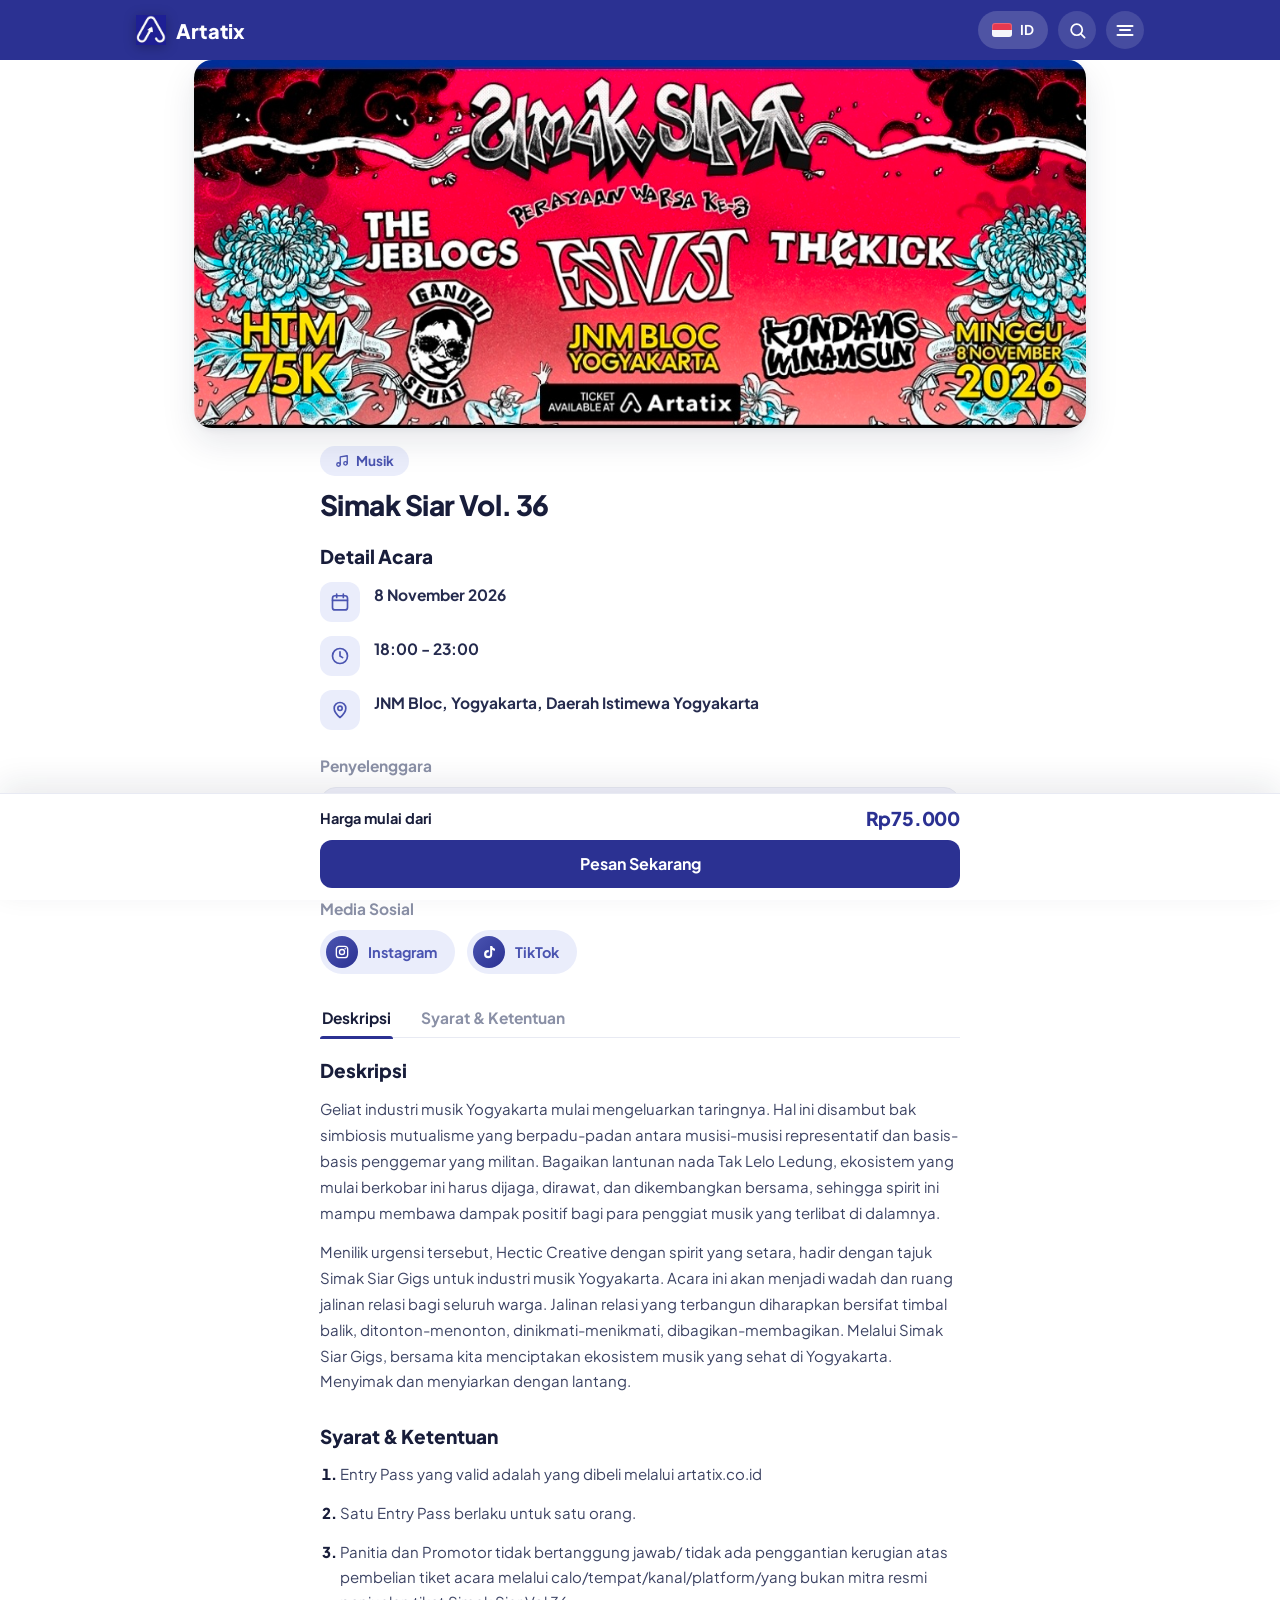
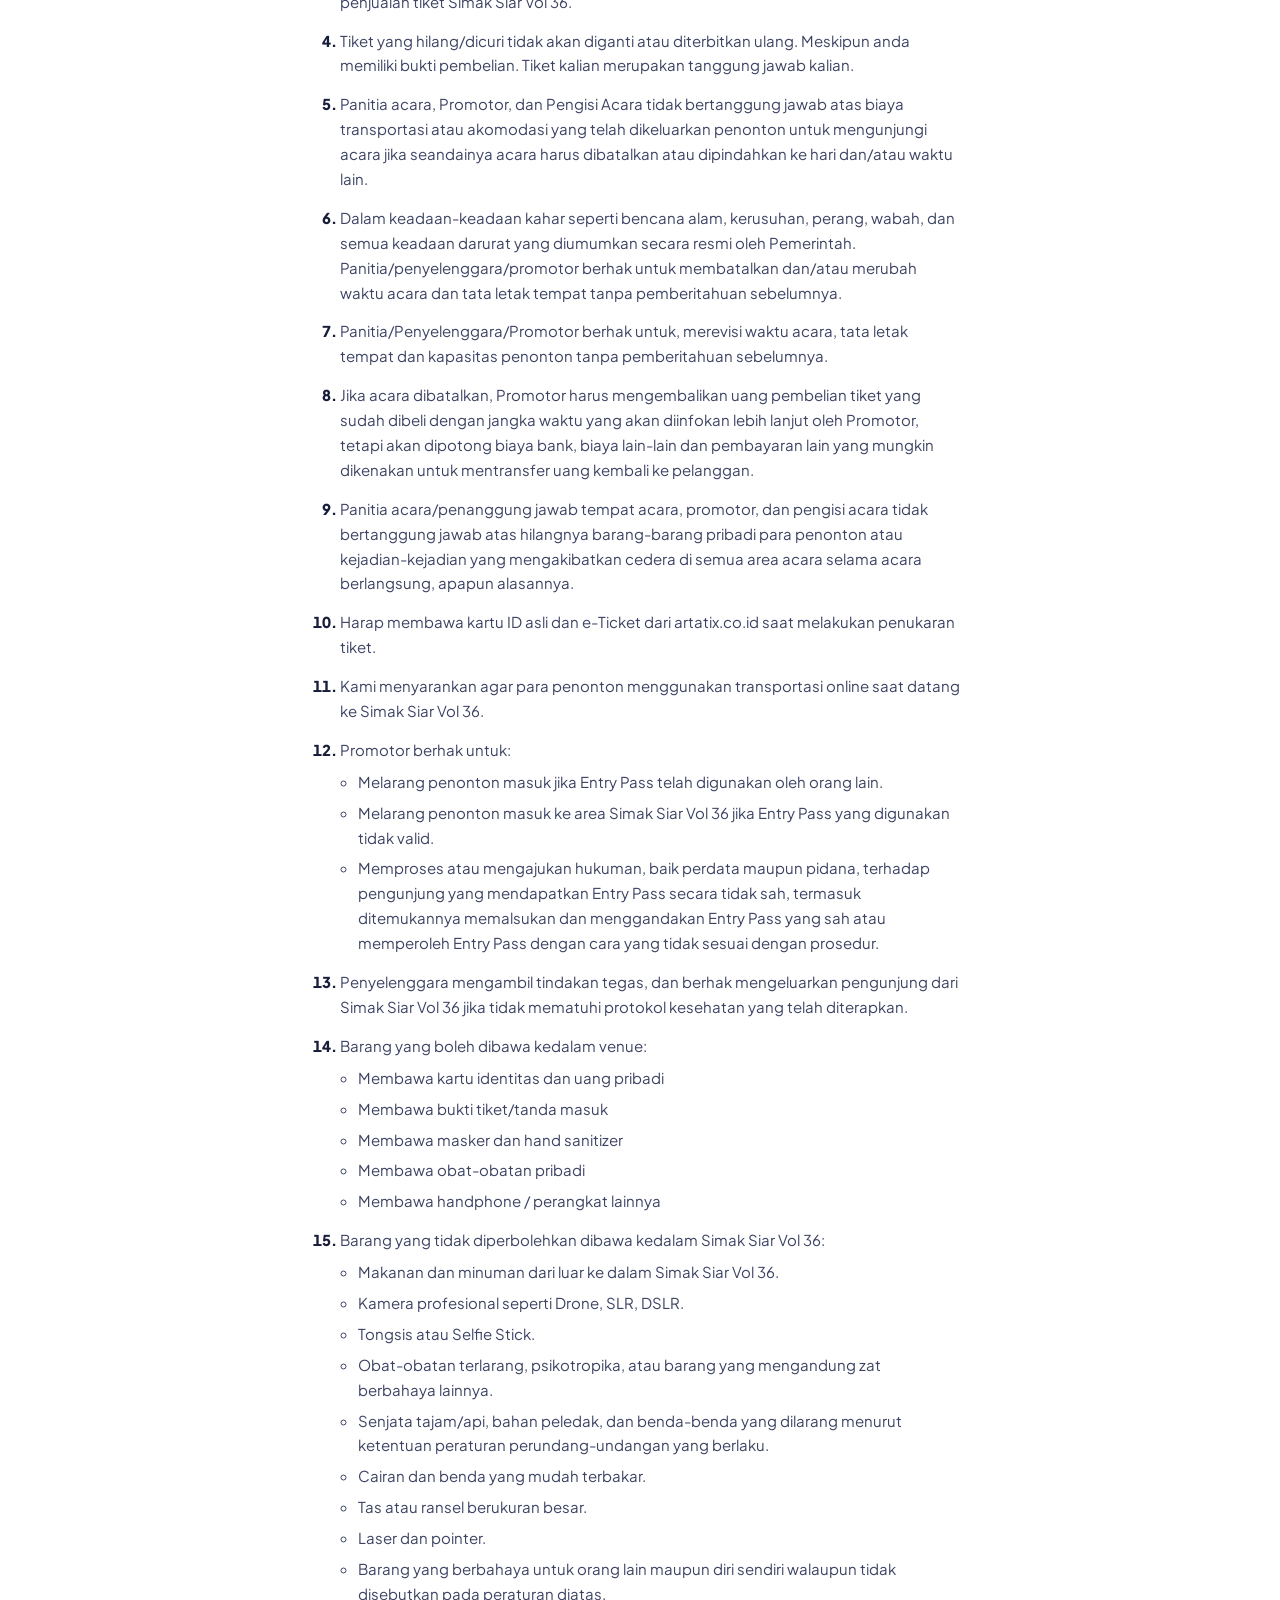
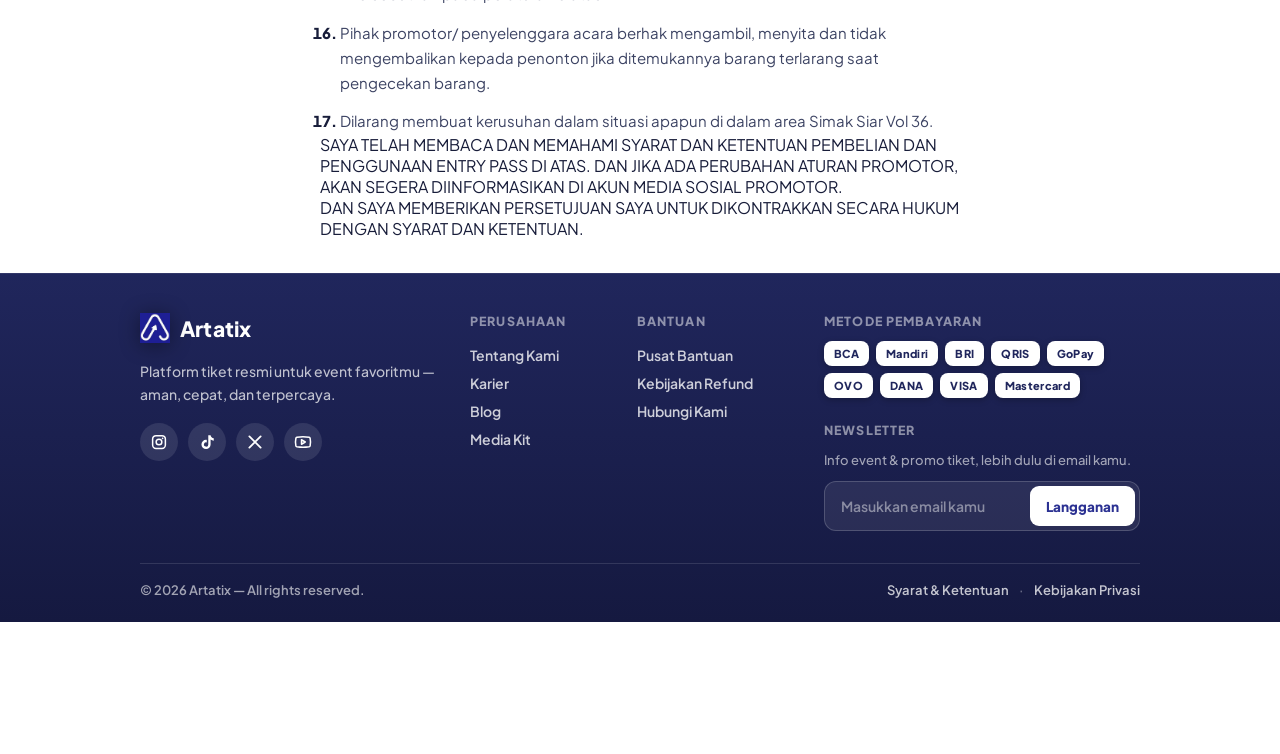
<file: index.html>
<!doctype html>
<html lang="id" class="no-js">
<head>
<meta charset="utf-8">
<meta name="viewport" content="width=device-width,initial-scale=1,viewport-fit=cover">
<meta name="referrer" content="strict-origin-when-cross-origin">
<title>Simak Siar Vol. 36 | Artatix</title>
<meta name="description" content="Simak Siar Vol. 36 — 8 November 2026, 18:00–23:00 WIB di JNM Bloc, Yogyakarta. Tiket mulai Rp75.000.">
<meta name="theme-color" content="#2B3192">
<meta property="og:type" content="website">
<meta property="og:site_name" content="Artatix">
<meta property="og:title" content="Simak Siar Vol. 36">
<meta property="og:description" content="Simak Siar Vol. 36 — 8 November 2026, 18:00–23:00 WIB di JNM Bloc, Yogyakarta. Tiket mulai Rp75.000.">
<meta property="og:image" content="banner.png">
<meta property="og:image:alt" content="Poster Simak Siar Vol. 36 — 08 November 2026, JNM Bloc">
<meta property="og:locale" content="id_ID">
<meta property="og:locale:alternate" content="en_US">
<meta name="twitter:card" content="summary_large_image">
<meta name="twitter:image" content="banner.png">
<meta name="twitter:image:alt" content="Poster Simak Siar Vol. 36 — 08 November 2026, JNM Bloc">
<link rel="icon" type="image/png" href="logo.png">
<link rel="apple-touch-icon" href="logo.png">
<link rel="preload" as="image" href="banner.png" fetchpriority="high">
<link rel="preconnect" href="https://fonts.googleapis.com">
<link rel="preconnect" href="https://fonts.gstatic.com" crossorigin>
<link href="https://fonts.googleapis.com/css2?family=Plus+Jakarta+Sans:wght@400;500;600;700;800&amp;display=swap" rel="stylesheet">
<script>document.documentElement.className=document.documentElement.className.replace('no-js','js');</script>


<script type="application/ld+json">
{"@context":"https://schema.org","@type":"Event","name":"Simak Siar Vol. 36",
"startDate":"2026-11-08T18:00:00+07:00","endDate":"2026-11-08T23:00:00+07:00",
"eventStatus":"https://schema.org/EventScheduled",
"eventAttendanceMode":"https://schema.org/OfflineEventAttendanceMode",
"image":["banner.png"],
"location":{"@type":"Place","name":"JNM Bloc",
"address":{"@type":"PostalAddress","addressLocality":"Yogyakarta","addressRegion":"Daerah Istimewa Yogyakarta","addressCountry":"ID"}},
"organizer":{"@type":"Organization","name":"Simak Siar"},
"offers":{"@type":"Offer","name":"Festival","price":"75000","priceCurrency":"IDR",
"availability":"https://schema.org/InStock","url":"https://artatix.id/"}}
</script>

<style>

:root{
  --c-primary:#2B3192; --c-primary-2:#3D46AE; --c-soft:#4A54B1;
  --tint:#EAEDFB; --tint-2:#F2F3FC;
  --ink:#181D3A; --ink-2:#252B4E; --body:#3C4363; --muted:#8A90A6;
  --line:#E8EAF3;
  --shadow-1:0 2px 6px rgba(24,29,58,.06),0 14px 34px rgba(24,29,58,.10);
  --font:'Plus Jakarta Sans',system-ui,-apple-system,'Segoe UI',Roboto,Arial,sans-serif;
  --header-h:60px; --bar-h:132px;
}
*,*::before,*::after{box-sizing:border-box}
html{-webkit-text-size-adjust:100%}
html.no-scroll,html.no-scroll body{overflow:hidden}
body,h1,h2,h3,p,figure{margin:0}
button{font-family:inherit;touch-action:manipulation}
img{max-width:100%}
a{color:inherit}
::selection{background:rgba(74,84,177,.18)}
:focus-visible{outline:3px solid #8b95ec;outline-offset:2px;border-radius:8px}
body{font-family:var(--font);color:var(--ink);background:#fff;-webkit-font-smoothing:antialiased;
  -webkit-tap-highlight-color:transparent;padding-bottom:calc(var(--bar-h) + env(safe-area-inset-bottom))}
.skip-link{position:absolute;left:-999px;top:8px;z-index:300;background:#fff;color:var(--c-primary);
  font-weight:800;padding:10px 16px;border-radius:10px;box-shadow:var(--shadow-1);text-decoration:none}
.skip-link:focus{left:8px}


.event-header{position:sticky;top:0;z-index:50;background:var(--c-primary);transition:box-shadow .25s}
.event-header.is-scrolled{box-shadow:0 8px 22px rgba(20,24,70,.35)}
.event-header-inner{max-width:1040px;margin:auto;height:var(--header-h);display:flex;align-items:center;
  justify-content:space-between;gap:12px;padding:0 16px}
.header-actions{display:flex;align-items:center;gap:10px}
.header-language{display:inline-flex;align-items:center;gap:8px;height:38px;padding:0 14px;border-radius:999px;
  background:rgba(255,255,255,.17);color:#fff;font:700 13.5px/1 var(--font);border:0;cursor:pointer;
  transition:background .2s,transform .12s}
.header-language:hover{background:rgba(255,255,255,.26)}
.header-language:active{transform:scale(.95)}
.header-circle{width:38px;height:38px;border-radius:50%;background:rgba(255,255,255,.13);border:0;color:#fff;
  display:inline-flex;flex-direction:column;align-items:center;justify-content:center;gap:4px;cursor:pointer;
  transition:background .2s,transform .12s}
.header-circle:hover{background:rgba(255,255,255,.24)}
.header-circle:active{transform:scale(.92)}
.header-circle svg{width:19px;height:19px}
.flag{width:20px;height:14px;border-radius:3px;box-shadow:inset 0 0 0 1px rgba(255,255,255,.2);
  background:linear-gradient(180deg,#E63950 0 50%,#F5F6FA 50% 100%)}
.flag--en{background:
  linear-gradient(90deg,transparent 44%,#D63447 44% 56%,transparent 56%),
  linear-gradient(180deg,transparent 42%,#D63447 42% 58%,transparent 58%),
  linear-gradient(90deg,transparent 40%,#fff 40% 60%,transparent 60%),
  linear-gradient(180deg,transparent 38%,#fff 38% 62%,transparent 62%),
  linear-gradient(45deg,transparent 47%,#fff 47% 53%,transparent 53%),
  linear-gradient(135deg,transparent 47%,#fff 47% 53%,transparent 53%),#26339B}


.brand{display:inline-flex;align-items:center;gap:10px;color:#fff;text-decoration:none;
  font-weight:800;font-size:20px;letter-spacing:.2px}
.brand-mark{width:30px;height:30px;flex:none;filter:drop-shadow(0 2px 6px rgba(0,0,0,.28));
  transition:transform .45s cubic-bezier(.34,1.56,.64,1),filter .3s}
.brand:hover .brand-mark{transform:rotate(-7deg) scale(1.07);filter:drop-shadow(0 4px 12px rgba(124,140,255,.6))}
.brand--dark{color:var(--ink)}
.brand--footer{color:#fff;font-size:21px}
.brand--footer .brand-mark{filter:drop-shadow(0 2px 10px rgba(0,0,0,.4))}


.menu-button{position:relative}
.menu-button .m-line{position:absolute;left:50%;width:17px;height:2px;border-radius:2px;background:#fff;
  transform:translate(-50%,0);
  transition:transform .35s cubic-bezier(.4,0,.2,1),opacity .25s,top .35s cubic-bezier(.4,0,.2,1),width .25s}
.m-line:nth-child(1){top:calc(50% - 5.5px)}
.m-line:nth-child(2){top:calc(50% - 1px);width:12px}
.m-line:nth-child(3){top:calc(50% + 3.5px)}
.menu-button:hover .m-line:nth-child(2){width:17px}
.menu-button[aria-expanded="true"] .m-line:nth-child(1){top:calc(50% - 1px);transform:translate(-50%,-50%) rotate(45deg)}
.menu-button[aria-expanded="true"] .m-line:nth-child(2){opacity:0;transform:translate(-50%,-50%) scaleX(.3)}
.menu-button[aria-expanded="true"] .m-line:nth-child(3){top:calc(50% - 1px);transform:translate(-50%,-50%) rotate(-45deg)}


.banner-wrap{max-width:1040px;margin-inline:auto}
.banner{position:relative;overflow:hidden;
  background:linear-gradient(110deg,#dfe3f5 25%,#f2f4fd 50%,#dfe3f5 75%);
  background-size:200% 100%;animation:shimmer 1.5s linear infinite}
.banner img{display:block;width:100%;height:auto;opacity:0;transition:opacity .45s ease}
.banner.is-loaded{animation:none;background:transparent}
.banner.is-loaded img{opacity:1}
.banner.is-error{animation:none;aspect-ratio:2/1;min-height:200px;
  background:linear-gradient(120deg,#FF4FA3,#8A4BFF 48%,#22C8E8)}
.banner.is-error img{display:none}
.banner-fallback{display:none;position:absolute;inset:0;place-items:center;text-align:center;color:#fff;padding:20px}
.banner.is-error .banner-fallback{display:grid}
.banner-fallback strong{font-size:clamp(20px,4.6vw,30px);font-weight:800;line-height:1.25;
  text-shadow:0 2px 12px rgba(0,0,0,.35)}
.banner-fallback span{display:block;margin-top:6px;font-weight:700;font-size:13px;opacity:.92;line-height:1.4}
@keyframes shimmer{to{background-position:-200% 0}}

html.no-js .banner{animation:none;background:transparent}
html.no-js .banner img{opacity:1}


.container{max-width:680px;margin-inline:auto;padding-inline:20px}
.event-content{padding-top:18px}
.music-badge{display:inline-flex;align-items:center;gap:7px;background:var(--tint);color:var(--c-soft);
  font:700 13.5px/1 var(--font);padding:8px 15px;border-radius:999px}
.music-badge svg{width:14px;height:14px}
h1[data-event-title]{margin:12px 0 22px;font-size:clamp(22px,5.4vw,28px);line-height:1.22;font-weight:800;
  letter-spacing:-.02em;color:var(--ink)}
.event-section{margin-bottom:26px}
.section-title{font-size:19px;font-weight:800;color:var(--ink);margin-bottom:14px}
.section-title--muted{font-size:15.5px;font-weight:700;color:var(--muted);margin-bottom:12px}
.detail-list{display:grid;gap:14px}
.detail-row{display:flex;align-items:flex-start;gap:14px}
.detail-icon{flex:none;width:40px;height:40px;border-radius:12px;background:var(--tint);
  display:grid;place-items:center;color:var(--c-soft)}
.detail-icon svg{width:20px;height:20px}
.detail-text{font-size:15.5px;font-weight:700;color:var(--ink-2);line-height:1.5;padding-top:1px}


.organizer-card{display:flex;align-items:center;gap:13px;background:var(--tint-2);border:1px solid var(--line);
  border-radius:16px;padding:13px 14px;transition:box-shadow .25s,transform .25s}
.organizer-card:hover{box-shadow:0 12px 28px rgba(74,84,177,.14);transform:translateY(-2px)}
.org-avatar{position:relative;flex:none;width:54px;height:54px;border-radius:50%;padding:2.5px;
  background:conic-gradient(from 140deg,#8B96FF,#4A54B1,#2B3192,#8B96FF)}
.org-avatar img{width:100%;height:100%;border-radius:50%;object-fit:cover;display:block;background:#fff}
.org-avatar .org-fallback{position:absolute;inset:2.5px;border-radius:50%;background:#fff;color:var(--c-soft);
  display:none;place-items:center;font-size:15px;font-weight:800}
.org-avatar.show-fallback img{display:none}
.org-avatar.show-fallback .org-fallback{display:grid}
.org-badge{position:absolute;right:-2px;bottom:-2px;width:19px;height:19px;border-radius:50%;
  background:linear-gradient(135deg,#4A54B1,var(--c-primary));border:2.5px solid var(--tint-2);
  display:grid;place-items:center;color:#fff}
.org-badge svg{width:9px;height:9px}
.org-meta{min-width:0;display:grid;gap:3px}
.org-meta strong{font-size:15.5px;font-weight:800;color:var(--ink);line-height:1.3}
.org-sub{display:inline-flex;align-items:center;gap:5px;font-size:12.5px;font-weight:700;color:var(--muted);flex-wrap:wrap}
.org-sub .v-ico{width:13px;height:13px;color:#16A34A;flex:none}
.org-sub b{color:var(--ink-2)}
.org-rate{font-size:12.5px;font-weight:800;color:#E8A03C;letter-spacing:1.5px}
.org-rate em{font-style:normal;color:var(--ink-2);letter-spacing:0;margin-left:2px}
.org-follow{margin-left:auto;flex:none;height:37px;padding:0 17px;border-radius:999px;
  border:1.5px solid var(--c-soft);background:#fff;color:var(--c-soft);font:800 13.5px var(--font);
  cursor:pointer;transition:background .2s,color .2s,border-color .2s,transform .12s}
.org-follow:hover{background:var(--tint)}
.org-follow:active{transform:scale(.94)}
.org-follow.is-on{background:var(--c-primary);border-color:var(--c-primary);color:#fff}
.org-follow.is-on:hover{background:var(--c-primary-2)}
@media(max-width:420px){.org-follow{padding:0 13px}}


.org-logo{position:relative;width:40px;height:40px;flex:none}
.org-logo img{width:100%;height:100%;border-radius:10px;object-fit:cover;background:var(--tint)}
.org-fallback{position:absolute;inset:0;border-radius:10px;background:var(--tint);color:var(--c-soft);
  display:none;place-items:center;font-size:14px;font-weight:800}
.org-logo.show-fallback img{display:none}
.org-logo.show-fallback .org-fallback{display:grid}

.social-row{display:flex;flex-wrap:wrap;gap:12px}
.social-pill{display:inline-flex;align-items:center;gap:10px;padding:6px 18px 6px 6px;border-radius:999px;
  background:var(--tint);text-decoration:none;color:var(--c-soft);font-weight:700;font-size:14.5px;
  transition:transform .15s,box-shadow .2s}
.social-pill:hover{transform:translateY(-2px);box-shadow:0 8px 18px rgba(74,84,177,.20)}
.social-bubble{width:32px;height:32px;border-radius:50%;display:grid;place-items:center;color:#fff;
  background:linear-gradient(135deg,var(--c-soft),var(--c-primary))}
.social-bubble svg{width:16px;height:16px}

.info-tabs{display:flex;gap:26px;border-bottom:1.5px solid var(--line);margin:4px 0 20px}
.info-tab{position:relative;background:none;border:0;cursor:pointer;padding:10px 2px 12px;
  font:700 15.5px/1 var(--font);color:var(--muted);transition:color .2s}
.info-tab:hover{color:var(--ink-2)}
.info-tab.active{color:var(--ink)}
.info-tab.active::after{content:"";position:absolute;left:0;right:0;bottom:-1.5px;height:3px;
  border-radius:3px 3px 0 0;background:var(--c-primary)}
.info-panel{margin-bottom:30px;scroll-margin-top:calc(var(--header-h) + 16px)}
.info-panel h2{font-size:19px;font-weight:800;color:var(--ink);margin-bottom:14px}
.description-text p{margin:0 0 14px;font-size:15px;line-height:1.72;color:var(--body)}
.description-text strong{color:var(--ink)}
.terms-list{margin:0;padding-left:20px;display:grid;gap:14px;font-size:15px;line-height:1.66;color:var(--body)}
.terms-list>li::marker{font-weight:800;color:var(--ink)}
.terms-list strong{color:var(--ink);font-weight:800}
.terms-list ul,.terms-list ol{margin-top:7px;padding-left:18px;display:grid;gap:6px}


.purchase-bar{position:fixed;left:0;right:0;bottom:0;z-index:60;background:#fff;
  border-top:1px solid var(--line);box-shadow:0 -10px 30px rgba(24,29,58,.09);
  padding:12px 0 calc(12px + env(safe-area-inset-bottom))}
.purchase-inner{max-width:680px;margin:auto;padding:0 20px}
.price-row{display:flex;align-items:center;justify-content:space-between;margin-bottom:10px}
.price-row span{font-size:14.5px;font-weight:700;color:var(--ink)}
.price-row strong{font-size:19px;font-weight:800;color:var(--c-primary);letter-spacing:-.01em}
.purchase-button{width:100%;height:48px;border:0;border-radius:12px;background:var(--c-primary);color:#fff;
  font:700 16px/1 var(--font);cursor:pointer;position:relative;overflow:hidden;
  transition:background .2s,transform .12s}
.purchase-button:hover{background:var(--c-primary-2)}
.purchase-button:active{transform:scale(.985)}
.purchase-button:disabled{opacity:.55;cursor:not-allowed}


.site-footer{margin-top:34px;background:linear-gradient(180deg,#20265C,#151940);color:#fff;
  box-shadow:inset 0 1px 0 rgba(255,255,255,.08)}
.footer-inner{max-width:1040px;margin:auto;padding:40px 20px 24px}
.footer-grid{display:grid;gap:30px 24px;grid-template-columns:repeat(2,1fr)}
.footer-brand{grid-column:1/-1}
.footer-about{margin-top:13px;font-size:14px;line-height:1.65;color:rgba(255,255,255,.72);
  max-width:38ch;font-weight:500}
.f-social{display:flex;gap:10px;margin-top:16px}
.f-social a{width:38px;height:38px;border-radius:50%;background:rgba(255,255,255,.1);display:grid;
  place-items:center;color:#fff;transition:background .2s,color .2s,transform .2s}
.f-social a:hover{background:#fff;color:var(--c-primary);transform:translateY(-3px)}
.f-social svg{width:18px;height:18px}
.footer-col{display:flex;flex-direction:column;align-items:flex-start}
.footer-col h3{margin:0 0 12px;font-size:12.5px;font-weight:800;letter-spacing:.09em;
  text-transform:uppercase;color:rgba(255,255,255,.5)}
.footer-col h3.mt{margin-top:24px}
.footer-col a{padding:5px 0;font-size:14px;font-weight:600;color:rgba(255,255,255,.78);text-decoration:none;
  width:fit-content;position:relative;transition:color .2s}
.footer-col a::after{content:"";position:absolute;left:0;bottom:2px;height:2px;width:0;
  border-radius:2px;background:#8B96FF;transition:width .25s}
.footer-col a:hover{color:#fff}
.footer-col a:hover::after{width:100%}
.footer-col--pay{grid-column:1/-1}
.pay-list{list-style:none;margin:0;padding:0;display:flex;flex-wrap:wrap;gap:7px}
.pay-list li{background:#fff;color:#20265C;font:800 11px var(--font);letter-spacing:.03em;
  padding:6px 10px;border-radius:8px;box-shadow:0 2px 6px rgba(0,0,0,.25)}
.news-desc{margin:0 0 10px;font-size:13px;line-height:1.6;color:rgba(255,255,255,.6);font-weight:500}
.newsletter{display:flex;width:100%;max-width:320px;background:rgba(255,255,255,.08);
  border:1.5px solid rgba(255,255,255,.18);border-radius:12px;padding:4px;transition:border-color .2s}
.newsletter:focus-within{border-color:#8B96FF}
.newsletter input{flex:1;min-width:0;border:0;outline:0;background:none;color:#fff;
  font:600 14px var(--font);padding:0 12px;height:40px}
.newsletter input::placeholder{color:rgba(255,255,255,.45)}
.newsletter button{border:0;border-radius:9px;background:#fff;color:var(--c-primary);
  font:800 13.5px var(--font);padding:0 16px;cursor:pointer;transition:background .2s,transform .12s}
.newsletter button:hover{background:#DDE2FF}
.newsletter button:active{transform:scale(.96)}
.footer-bottom{margin-top:32px;padding-top:18px;border-top:1px solid rgba(255,255,255,.12);
  display:flex;flex-wrap:wrap;gap:10px;align-items:center;justify-content:space-between}
.footer-bottom p{font-size:13px;color:rgba(255,255,255,.6);font-weight:600}
.footer-legal{display:flex;gap:10px;align-items:center;font-size:13px;font-weight:600}
.footer-legal a{color:rgba(255,255,255,.75);text-decoration:none}
.footer-legal a:hover{color:#fff;text-decoration:underline}
.footer-legal span{color:rgba(255,255,255,.35)}
@media(min-width:900px){
  .footer-grid{grid-template-columns:1.5fr .7fr .8fr 1.2fr}
  .footer-brand,.footer-col--pay{grid-column:auto}
}


.layer{position:fixed;inset:0;z-index:80}
.layer[hidden]{display:none!important}
.layer-backdrop{position:absolute;inset:0;background:rgba(15,17,40,.55);opacity:0;
  transition:opacity .28s;backdrop-filter:blur(3px)}
.layer.open .layer-backdrop{opacity:1}
.drawer{position:absolute;top:0;bottom:0;left:0;width:min(320px,86vw);background:#fff;
  transform:translateX(-103%);transition:transform .3s cubic-bezier(.2,.8,.25,1);
  display:flex;flex-direction:column;box-shadow:var(--shadow-1)}
.layer.open .drawer{transform:none}
.drawer-head{display:flex;align-items:center;justify-content:space-between;padding:15px 18px;border-bottom:1px solid var(--line)}
.drawer-nav{padding:10px;display:grid;gap:2px;overflow:auto;flex:1}
.drawer-link{display:flex;align-items:center;gap:12px;width:100%;padding:13px 12px;border:0;background:none;
  border-radius:12px;font:700 15px var(--font);color:var(--ink-2);cursor:pointer;text-align:left;
  text-decoration:none;transition:background .15s}
.drawer-link:hover{background:var(--tint-2)}
.drawer-link svg{width:20px;height:20px;color:var(--c-soft);flex:none}
.drawer-sec{padding:14px 18px calc(16px + env(safe-area-inset-bottom));border-top:1px solid var(--line)}
.drawer-title{margin:0 0 10px;font-size:12px;font-weight:800;letter-spacing:.08em;text-transform:uppercase;color:var(--muted)}
.search-panel{position:absolute;top:0;left:0;right:0;background:#fff;border-radius:0 0 20px 20px;
  padding:16px 18px 18px;transform:translateY(-104%);transition:transform .3s cubic-bezier(.2,.8,.25,1);
  box-shadow:var(--shadow-1)}
.layer.open .search-panel{transform:none}
.search-box{display:flex;align-items:center;gap:10px;background:var(--tint-2);border:1.5px solid transparent;
  border-radius:12px;padding:0 14px;transition:border-color .2s,background .2s}
.search-box:focus-within{border-color:var(--c-soft);background:#fff}
.search-box svg{width:18px;height:18px;color:var(--muted);flex:none}
.search-box input{flex:1;min-width:0;border:0;outline:0;background:none;height:46px;font:600 16px var(--font);color:var(--ink)}
.search-results{margin-top:12px;display:grid;gap:4px;max-height:46vh;overflow:auto}
.search-item{display:flex;align-items:center;justify-content:space-between;gap:10px;padding:12px;border:0;
  border-radius:12px;background:none;cursor:pointer;font:700 14.5px var(--font);color:var(--ink-2);text-align:left}
.search-item:hover{background:var(--tint-2)}
.search-item em{font-style:normal;font-size:11.5px;font-weight:700;color:var(--c-soft);
  background:var(--tint);padding:4px 9px;border-radius:999px;flex:none}
.search-empty{padding:16px 4px;font-size:14px;color:var(--muted);font-weight:600}
.sheet{position:absolute;left:0;right:0;bottom:0;background:#fff;border-radius:22px 22px 0 0;
  transform:translateY(105%);transition:transform .32s cubic-bezier(.2,.8,.25,1),opacity .25s;
  display:flex;flex-direction:column;max-height:88vh;max-height:88dvh;box-shadow:var(--shadow-1);
  overscroll-behavior:contain}
.layer.open .sheet{transform:none}
.sheet-grip{width:44px;height:5px;border-radius:99px;background:var(--line);margin:10px auto 2px;flex:none}
.sheet-head{display:flex;align-items:center;justify-content:space-between;padding:10px 20px 12px}
.sheet-head h3{font-size:18px;font-weight:800;color:var(--ink)}
.sheet-close{width:34px;height:34px;border-radius:50%;border:0;background:var(--tint-2);color:var(--ink-2);
  display:grid;place-items:center;cursor:pointer;transition:background .15s,transform .12s}
.sheet-close:hover{background:var(--tint)}
.sheet-close:active{transform:scale(.92)}
.sheet-close svg{width:16px;height:16px}
.sheet-event{display:flex;align-items:center;gap:12px;margin:0 20px 14px;padding:12px;
  border:1px solid var(--line);border-radius:14px;background:var(--tint-2)}
.sheet-event strong{display:block;font-size:14.5px;color:var(--ink);font-weight:800}
.sheet-event span{font-size:12.5px;color:var(--muted);font-weight:600}
.ticket-list{padding:0 20px;overflow:auto;display:grid;gap:10px;flex:1;min-height:0}
.ticket-card{display:flex;align-items:center;justify-content:space-between;gap:12px;
  border:1.5px solid var(--line);border-radius:14px;padding:13px 14px;transition:border-color .2s,background .2s}
.ticket-card.selected{border-color:var(--c-soft);background:var(--tint-2)}
.ticket-info strong{display:block;font-size:15px;font-weight:800;color:var(--ink)}
.ticket-info small{display:block;margin-top:3px;font-size:12.5px;font-weight:600;color:var(--muted)}
.ticket-info .t-price{display:block;margin-top:6px;font-size:15px;font-weight:800;color:var(--c-primary)}
.stepper{display:inline-flex;align-items:center;gap:2px;border:1.5px solid var(--line);border-radius:999px;padding:3px;flex:none}
.stepper button{width:30px;height:30px;border-radius:50%;border:0;background:var(--tint);color:var(--c-soft);
  font-size:17px;font-weight:800;line-height:1;cursor:pointer;display:grid;place-items:center;transition:.15s}
.stepper button:not(:disabled):hover{background:var(--c-soft);color:#fff}
.stepper button:disabled{opacity:.35;cursor:not-allowed}
.stepper output{min-width:26px;text-align:center;font:800 14.5px var(--font);color:var(--ink)}
.sheet-foot{margin-top:14px;padding:14px 20px calc(16px + env(safe-area-inset-bottom));
  border-top:1px solid var(--line);display:grid;gap:10px}
.total-row{display:flex;justify-content:space-between;align-items:center}
.total-row span{font-weight:700;color:var(--muted);font-size:14px}
.total-row strong{font-size:20px;font-weight:800;color:var(--ink)}
.sheet-note{font-size:12.5px;color:var(--muted);font-weight:600;text-align:center}
.btn-primary{height:48px;border:0;border-radius:12px;background:var(--c-primary);color:#fff;
  font:700 16px/1 var(--font);cursor:pointer;position:relative;overflow:hidden;transition:background .2s,transform .12s}
.btn-primary:hover:not(:disabled){background:var(--c-primary-2)}
.btn-primary:active:not(:disabled){transform:scale(.985)}
.btn-primary:disabled{opacity:.5;cursor:not-allowed}
@media (min-width:640px){
  .sheet{left:50%;right:auto;bottom:auto;top:50%;width:440px;border-radius:20px;
    transform:translate(-50%,-46%) scale(.96);opacity:0}
  .layer.open .sheet{transform:translate(-50%,-50%) scale(1);opacity:1}
  .sheet-grip{display:none}
}


#toasts{position:fixed;left:50%;bottom:calc(var(--bar-h) + env(safe-area-inset-bottom) + 14px);
  transform:translateX(-50%);z-index:120;display:grid;gap:8px;justify-items:center;pointer-events:none;width:min(92vw,420px)}
.toast{background:var(--ink);color:#fff;font:700 13.5px var(--font);padding:12px 18px;border-radius:999px;
  box-shadow:0 12px 30px rgba(24,29,58,.35);opacity:0;transform:translateY(8px);transition:.3s;max-width:100%;text-align:center}
.toast.show{opacity:1;transform:none}
.to-top{position:fixed;right:16px;bottom:calc(var(--bar-h) + env(safe-area-inset-bottom) + 16px);z-index:70;
  width:44px;height:44px;border-radius:50%;border:0;background:var(--c-primary);color:#fff;display:grid;
  place-items:center;cursor:pointer;box-shadow:0 8px 22px rgba(43,49,146,.4);
  opacity:0;visibility:hidden;transform:translateY(12px);transition:.3s}
.to-top.show{opacity:1;visibility:visible;transform:none}
.to-top:hover{background:var(--c-primary-2);transform:translateY(-2px)}
.to-top svg{width:20px;height:20px}
.ripple{position:absolute;border-radius:50%;background:rgba(255,255,255,.35);transform:scale(0);
  animation:ripple .6s ease-out forwards;pointer-events:none}
@keyframes ripple{to{transform:scale(3);opacity:0}}


@media (prefers-reduced-motion:no-preference){
  html{scroll-behavior:smooth}
  .js .reveal{opacity:0;transform:translateY(16px);
    transition:opacity .55s ease,transform .55s cubic-bezier(.2,.7,.3,1)}
  .js .reveal.in{opacity:1;transform:none}
}
@media (prefers-reduced-motion:reduce){
  *,*::before,*::after{animation-duration:.01ms!important;animation-iteration-count:1!important;
    transition-duration:.01ms!important}
  html{scroll-behavior:auto}
}
@media (min-width:760px){
  .banner-wrap{max-width:940px;padding:0 24px}
  .banner{border-radius:18px;box-shadow:var(--shadow-1)}
}
</style>
  <link rel="stylesheet" href="enhancements.css">
</head>

<body class="event-page">
<a class="skip-link" href="#main">Langsung ke konten</a>


<svg width="0" height="0" style="position:absolute;overflow:hidden" aria-hidden="true" focusable="false">
  <defs>
    <linearGradient id="gMark" x1="0" y1="0" x2="1" y2="1">
      <stop offset="0" stop-color="#8B96FF"/><stop offset=".5" stop-color="#4A54B1"/><stop offset="1" stop-color="#262C7E"/>
    </linearGradient>
    <linearGradient id="gShine" x1="0" y1="0" x2="1" y2="1">
      <stop offset="0" stop-color="#fff" stop-opacity=".3"/><stop offset=".45" stop-color="#fff" stop-opacity="0"/>
    </linearGradient>
    <symbol id="logoMark" viewBox="0 0 40 40">
      <rect x="1.5" y="1.5" width="37" height="37" rx="11.5" fill="url(#gMark)"/>
      <rect x="1.5" y="1.5" width="37" height="37" rx="11.5" fill="url(#gShine)"/>
      <path d="M28.5 10v20" stroke="rgba(255,255,255,.38)" stroke-width="2" stroke-dasharray="2.6 3.4" stroke-linecap="round"/>
      <path d="M11.5 28.5 19 10.5l7.5 18" fill="none" stroke="#fff" stroke-width="3.4" stroke-linecap="round" stroke-linejoin="round"/>
      <path d="M14.7 22.4h8.6" stroke="#fff" stroke-width="3.1" stroke-linecap="round"/>
    </symbol>
  </defs>
</svg>


<header class="event-header">
  <div class="event-header-inner">
    <a class="brand" href="index.html" aria-label="Artatix — Beranda">
      <img class="brand-mark" src="logo.png" alt="Artatix" width="30" height="30" decoding="async">
      <span>Artatix</span>
    </a>
    <div class="header-actions">
      <button class="header-language" id="langBtn" type="button" aria-label="Bahasa Indonesia" aria-live="polite">
        <span class="flag" id="langFlag" aria-hidden="true"></span><span id="langCode">ID</span>
      </button>
      <button class="header-circle" id="searchBtn" type="button" aria-label="Cari" aria-controls="searchLayer" aria-expanded="false">
        <svg viewBox="0 0 24 24" fill="none" stroke="currentColor" stroke-width="2.2" stroke-linecap="round" aria-hidden="true"><circle cx="11" cy="11" r="7"/><path d="m16.6 16.6 4.4 4.4"/></svg>
      </button>
      <button class="header-circle menu-button" id="menuBtn" type="button" aria-label="Menu" aria-controls="drawer" aria-expanded="false">
        <span class="m-line"></span><span class="m-line"></span><span class="m-line"></span>
      </button>
    </div>
  </div>
</header>

<main id="main">

  <div class="banner-wrap">
    <figure class="banner" id="banner">

      <img id="bannerImg" src="banner.png"
           alt="Poster Simak Siar Vol. 36 — 08 November 2026, JNM Bloc"
           width="1400" height="520" fetchpriority="high" decoding="async">
      <figcaption class="banner-fallback" aria-hidden="true">
        <div><strong>Simak Siar Vol. 36</strong><span>08 November 2026 · JNM Bloc</span></div>
      </figcaption>
    </figure>

    <noscript><style>
    .banner{animation:none!important;background:transparent!important}
    .banner img{opacity:1!important}
    </style></noscript>
  </div>


  <div class="container event-content">
    <div class="reveal">
      <span class="music-badge">
        <svg viewBox="0 0 24 24" fill="none" stroke="currentColor" stroke-width="2.2" stroke-linecap="round" stroke-linejoin="round" aria-hidden="true"><path d="M9 18V5l12-2v13"/><circle cx="6" cy="18" r="3"/><circle cx="18" cy="16" r="3"/></svg>
        <span data-i18n="music">Musik</span>
      </span>
      <h1 data-event-title>Simak Siar Vol. 36</h1>
    </div>


    <section class="event-section reveal" aria-labelledby="detailTitle">
      <h2 class="section-title" id="detailTitle" data-i18n="details">Detail Acara</h2>
      <div class="detail-list">
        <div class="detail-row">
          <span class="detail-icon" aria-hidden="true"><svg viewBox="0 0 24 24" fill="none" stroke="currentColor" stroke-width="2" stroke-linecap="round"><rect x="3" y="4.5" width="18" height="17" rx="3"/><path d="M8 2.5v4M16 2.5v4M3 10h18"/></svg></span>
          <div class="detail-text"><strong data-event-date>8 November 2026</strong></div>
        </div>
        <div class="detail-row">
          <span class="detail-icon" aria-hidden="true"><svg viewBox="0 0 24 24" fill="none" stroke="currentColor" stroke-width="2" stroke-linecap="round"><circle cx="12" cy="12" r="9"/><path d="M12 7v5l3.2 2"/></svg></span>
          <div class="detail-text"><strong data-event-time>18:00 - 23:00</strong></div>
        </div>
        <div class="detail-row">
          <span class="detail-icon" aria-hidden="true"><svg viewBox="0 0 24 24" fill="none" stroke="currentColor" stroke-width="2" stroke-linecap="round" stroke-linejoin="round"><path d="M12 21s-7-5.6-7-11a7 7 0 1 1 14 0c0 5.4-7 11-7 11Z"/><circle cx="12" cy="10" r="2.6"/></svg></span>
          <div class="detail-text"><strong><span data-event-venue>JNM Bloc</span>, <span data-event-city>Yogyakarta, Daerah Istimewa Yogyakarta</span></strong></div>
        </div>
      </div>
    </section>


    <section class="event-section reveal" aria-labelledby="orgTitle">
      <h2 class="section-title section-title--muted" id="orgTitle" data-i18n="organizerTitle">Penyelenggara</h2>
      <div class="organizer-card">
        <span class="org-avatar" data-fallback-wrap>
          <img id="orgImg" src="logo-promotor.jpg" alt="Logo Simak Siar" width="54" height="54" loading="lazy" decoding="async" data-fallback>
          <span class="org-fallback" aria-hidden="true">S</span>
          <span class="org-badge" aria-hidden="true"><svg viewBox="0 0 24 24" fill="none" stroke="currentColor" stroke-width="3.4" stroke-linecap="round" stroke-linejoin="round"><path d="m4.5 12.8 4.6 4.6L19.5 7"/></svg></span>
        </span>
        <div class="org-meta">
          <strong data-organizer>Simak Siar</strong>
          <span class="org-sub">
            <svg class="v-ico" viewBox="0 0 24 24" fill="none" stroke="currentColor" stroke-width="3" stroke-linecap="round" stroke-linejoin="round" aria-hidden="true"><path d="m4.5 12.8 4.6 4.6L19.5 7"/></svg>
            <span data-i18n="verified">Verified Organizer</span> · <b>12</b> <span data-i18n="organizerEvents">acara diselenggarakan</span>
          </span>
          <span class="org-rate" role="img" aria-label="Rating penyelenggara 4,9 dari 5">★★★★★ <em>4.9</em></span>
        </div>
        <button class="org-follow" id="followBtn" type="button" aria-pressed="false">+ Ikuti</button>
      </div>
    </section>


    <section class="event-section reveal" aria-labelledby="socTitle">
      <h2 class="section-title section-title--muted" id="socTitle" data-i18n="social">Media Sosial</h2>
      <div class="social-row">
        <a href="https://www.instagram.com/glorifest" target="_blank" rel="noopener noreferrer" class="social-pill" aria-label="Instagram GLORIFEST">
          <span class="social-bubble" aria-hidden="true"><svg viewBox="0 0 24 24" fill="none" stroke="currentColor" stroke-width="2"><rect x="3.5" y="3.5" width="17" height="17" rx="4.5"/><circle cx="12" cy="12" r="3.8"/><circle cx="16.8" cy="7.2" r="1.1" fill="currentColor" stroke="none"/></svg></span>
          <span>Instagram</span>
        </a>
        <a href="https://www.tiktok.com/@glorifest" target="_blank" rel="noopener noreferrer" class="social-pill" aria-label="TikTok GLORIFEST">
          <span class="social-bubble" aria-hidden="true"><svg viewBox="0 0 24 24" aria-hidden="true"><path fill="currentColor" d="M16.8 3c.4 2.2 1.9 3.7 4.2 4v3.2c-1.6 0-3-.5-4.2-1.4v6.4a6.1 6.1 0 1 1-6.1-6.1c.35 0 .7.03 1 .1v3.3a2.9 2.9 0 1 0 2 2.7V3h3.1Z"/></svg></span>
          <span>TikTok</span>
        </a>
      </div>
    </section>


    <nav class="info-tabs reveal" aria-label="Informasi acara">
      <button class="info-tab active" type="button" data-scroll="deskripsi" data-i18n="desc" aria-current="true">Deskripsi</button>
      <button class="info-tab" type="button" data-scroll="syarat" data-i18n="terms" aria-current="false">Syarat &amp; Ketentuan</button>
    </nav>


    <section id="deskripsi" class="info-panel reveal" aria-labelledby="descTitle">
      <h2 id="descTitle" data-i18n="desc">Deskripsi</h2>
      <div class="description-text">
        <p>Geliat industri musik Yogyakarta mulai mengeluarkan taringnya. Hal ini disambut bak simbiosis mutualisme yang berpadu-padan antara musisi-musisi representatif dan basis-basis penggemar yang militan. Bagaikan lantunan nada Tak Lelo Ledung, ekosistem yang mulai berkobar ini harus dijaga, dirawat, dan dikembangkan bersama, sehingga spirit ini mampu membawa dampak positif bagi para penggiat musik yang terlibat di dalamnya.</p>
        <p>Menilik urgensi tersebut, Hectic Creative dengan spirit yang setara, hadir dengan tajuk Simak Siar Gigs untuk industri musik Yogyakarta. Acara ini akan menjadi wadah dan ruang jalinan relasi bagi seluruh warga. Jalinan relasi yang terbangun diharapkan bersifat timbal balik, ditonton-menonton, dinikmati-menikmati, dibagikan-membagikan. Melalui Simak Siar Gigs, bersama kita menciptakan ekosistem musik yang sehat di Yogyakarta. Menyimak dan menyiarkan dengan lantang.</p>
      </div>
    </section>


    <section id="syarat" class="info-panel reveal" aria-labelledby="termsTitle">
      <h2 id="termsTitle" data-i18n="terms">Syarat &amp; Ketentuan</h2>
      <ol class="terms-list">
        <li>Entry Pass yang valid adalah yang dibeli melalui artatix.co.id</li>
        <li>Satu Entry Pass berlaku untuk satu orang.</li>
        <li>Panitia dan Promotor tidak bertanggung jawab/ tidak ada penggantian kerugian atas pembelian tiket acara melalui calo/tempat/kanal/platform/yang bukan mitra resmi penjualan tiket Simak Siar Vol 36.</li>
        <li>Tiket yang hilang/dicuri tidak akan diganti atau diterbitkan ulang. Meskipun anda memiliki bukti pembelian. Tiket kalian merupakan tanggung jawab kalian.</li>
        <li>Panitia acara, Promotor, dan Pengisi Acara tidak bertanggung jawab atas biaya transportasi atau akomodasi yang telah dikeluarkan penonton untuk mengunjungi acara jika seandainya acara harus dibatalkan atau dipindahkan ke hari dan/atau waktu lain.</li>
        <li>Dalam keadaan-keadaan kahar seperti bencana alam, kerusuhan, perang, wabah, dan semua keadaan darurat yang diumumkan secara resmi oleh Pemerintah. Panitia/penyelenggara/promotor berhak untuk membatalkan dan/atau merubah waktu acara dan tata letak tempat tanpa pemberitahuan sebelumnya.</li>
        <li>Panitia/Penyelenggara/Promotor berhak untuk, merevisi waktu acara, tata letak tempat dan kapasitas penonton tanpa pemberitahuan sebelumnya.</li>
        <li>Jika acara dibatalkan, Promotor harus mengembalikan uang pembelian tiket yang sudah dibeli dengan jangka waktu yang akan diinfokan lebih lanjut oleh Promotor, tetapi akan dipotong biaya bank, biaya lain-lain dan pembayaran lain yang mungkin dikenakan untuk mentransfer uang kembali ke pelanggan.</li>
        <li>Panitia acara/penanggung jawab tempat acara, promotor, dan pengisi acara tidak bertanggung jawab atas hilangnya barang-barang pribadi para penonton atau kejadian-kejadian yang mengakibatkan cedera di semua area acara selama acara berlangsung, apapun alasannya.</li>
        <li>Harap membawa kartu ID asli dan e-Ticket dari artatix.co.id saat melakukan penukaran tiket.</li>
        <li>Kami menyarankan agar para penonton menggunakan transportasi online saat datang ke Simak Siar Vol 36.</li>
        <li>Promotor berhak untuk:<ul><li>Melarang penonton masuk jika Entry Pass telah digunakan oleh orang lain.</li><li>Melarang penonton masuk ke area Simak Siar Vol 36 jika Entry Pass yang digunakan tidak valid.</li><li>Memproses atau mengajukan hukuman, baik perdata maupun pidana, terhadap pengunjung yang mendapatkan Entry Pass secara tidak sah, termasuk ditemukannya memalsukan dan menggandakan Entry Pass yang sah atau memperoleh Entry Pass dengan cara yang tidak sesuai dengan prosedur.</li></ul></li>
        <li>Penyelenggara mengambil tindakan tegas, dan berhak mengeluarkan pengunjung dari Simak Siar Vol 36 jika tidak mematuhi protokol kesehatan yang telah diterapkan.</li>
        <li>Barang yang boleh dibawa kedalam venue:<ul><li>Membawa kartu identitas dan uang pribadi</li><li>Membawa bukti tiket/tanda masuk</li><li>Membawa masker dan hand sanitizer</li><li>Membawa obat-obatan pribadi</li><li>Membawa handphone / perangkat lainnya</li></ul></li>
        <li>Barang yang tidak diperbolehkan dibawa kedalam Simak Siar Vol 36:<ul><li>Makanan dan minuman dari luar ke dalam Simak Siar Vol 36.</li><li>Kamera profesional seperti Drone, SLR, DSLR.</li><li>Tongsis atau Selfie Stick.</li><li>Obat-obatan terlarang, psikotropika, atau barang yang mengandung zat berbahaya lainnya.</li><li>Senjata tajam/api, bahan peledak, dan benda-benda yang dilarang menurut ketentuan peraturan perundang-undangan yang berlaku.</li><li>Cairan dan benda yang mudah terbakar.</li><li>Tas atau ransel berukuran besar.</li><li>Laser dan pointer.</li><li>Barang yang berbahaya untuk orang lain maupun diri sendiri walaupun tidak disebutkan pada peraturan diatas.</li></ul></li>
        <li>Pihak promotor/ penyelenggara acara berhak mengambil, menyita dan tidak mengembalikan kepada penonton jika ditemukannya barang terlarang saat pengecekan barang.</li>
        <li>Dilarang membuat kerusuhan dalam situasi apapun di dalam area Simak Siar Vol 36.</li>
      </ol>
      <p>SAYA TELAH MEMBACA DAN MEMAHAMI SYARAT DAN KETENTUAN PEMBELIAN DAN PENGGUNAAN ENTRY PASS DI ATAS. DAN JIKA ADA PERUBAHAN ATURAN PROMOTOR, AKAN SEGERA DIINFORMASIKAN DI AKUN MEDIA SOSIAL PROMOTOR.</p>
      <p>DAN SAYA MEMBERIKAN PERSETUJUAN SAYA UNTUK DIKONTRAKKAN SECARA HUKUM DENGAN SYARAT DAN KETENTUAN.</p>
    </section>
  </div>
</main>


<div class="purchase-bar">
  <div class="purchase-inner">
    <div class="price-row">
      <span data-i18n="from">Harga mulai dari</span>
      <strong data-price-from>Rp75.000</strong>
    </div>
    <button class="purchase-button" id="buyTicketBtn" type="button" data-i18n="cta">Beli Tiket</button>
  </div>
</div>


<footer class="site-footer">
  <div class="footer-inner">
    <div class="footer-grid">
      <div class="footer-brand">
        <span class="brand brand--footer">
          <img class="brand-mark" src="logo.png" alt="Artatix" width="30" height="30" loading="lazy" decoding="async">
          <span>Artatix</span>
        </span>
        <p class="footer-about" data-i18n="fAbout">Platform tiket resmi untuk event favoritmu — aman, cepat, dan terpercaya.</p>
        <div class="f-social">
          <a href="https://www.instagram.com/glorifest" target="_blank" rel="noopener noreferrer" aria-label="Instagram">
            <svg viewBox="0 0 24 24" fill="none" stroke="currentColor" stroke-width="2" aria-hidden="true"><rect x="3.5" y="3.5" width="17" height="17" rx="4.5"/><circle cx="12" cy="12" r="3.8"/><circle cx="16.8" cy="7.2" r="1.1" fill="currentColor" stroke="none"/></svg>
          </a>
          <a href="https://www.tiktok.com/@glorifest" target="_blank" rel="noopener noreferrer" aria-label="TikTok">
            <svg viewBox="0 0 24 24" aria-hidden="true"><path fill="currentColor" d="M16.8 3c.4 2.2 1.9 3.7 4.2 4v3.2c-1.6 0-3-.5-4.2-1.4v6.4a6.1 6.1 0 1 1-6.1-6.1c.35 0 .7.03 1 .1v3.3a2.9 2.9 0 1 0 2 2.7V3h3.1Z"/></svg>
          </a>
          <a aria-label="X (Twitter)">
            <svg viewBox="0 0 24 24" fill="none" stroke="currentColor" stroke-width="2.4" stroke-linecap="round" aria-hidden="true"><path d="M4.5 4.5l15 15M19.5 4.5l-15 15"/></svg>
          </a>
          <a aria-label="YouTube">
            <svg viewBox="0 0 24 24" fill="none" stroke="currentColor" stroke-width="2" stroke-linejoin="round" aria-hidden="true"><path d="M2.5 17a24.1 24.1 0 0 1 0-10 2 2 0 0 1 1.4-1.4 49.6 49.6 0 0 1 16.2 0A2 2 0 0 1 21.5 7a24.1 24.1 0 0 1 0 10 2 2 0 0 1-1.4 1.4 49.6 49.6 0 0 1-16.2 0A2 2 0 0 1 2.5 17Z"/><path d="m10 15 5-3-5-3Z"/></svg>
          </a>
        </div>
      </div>
      <nav class="footer-col" aria-labelledby="fCompanyH">
        <h3 id="fCompanyH" data-i18n="fCompany">Perusahaan</h3>
        <a data-i18n="about">Tentang Kami</a>
        <a data-i18n="careers">Karier</a>
        <a data-i18n="blog">Blog</a>
        <a data-i18n="mediaKit">Media Kit</a>
      </nav>
      <nav class="footer-col" aria-labelledby="fHelpH">
        <h3 id="fHelpH" data-i18n="fHelp">Bantuan</h3>
        <a data-i18n="helpCenter">Pusat Bantuan</a>
        <a data-i18n="refund">Kebijakan Refund</a>
        <a data-i18n="contact">Hubungi Kami</a>
      </nav>
      <div class="footer-col footer-col--pay">
        <h3 data-i18n="payments">Metode Pembayaran</h3>
        <ul class="pay-list" role="list">
          <li>BCA</li><li>Mandiri</li><li>BRI</li><li>QRIS</li><li>GoPay</li><li>OVO</li><li>DANA</li><li>VISA</li><li>Mastercard</li>
        </ul>
        <h3 class="mt" data-i18n="newsTitle">Newsletter</h3>
        <p class="news-desc" data-i18n="newsDesc">Info event &amp; promo tiket, lebih dulu di email kamu.</p>
        <form class="newsletter" id="newsForm" novalidate>
          <input id="newsEmail" type="email" required autocomplete="email" placeholder="Masukkan email kamu" data-i18n-placeholder="emailPh" aria-label="Email">
          <button type="submit" data-i18n="subscribe">Langganan</button>
        </form>
      </div>
    </div>
    <div class="footer-bottom">
      <p>© <span data-year>2026</span> Artatix — All rights reserved.</p>
      <div class="footer-legal">
        <a href="#syarat" data-i18n="terms">Syarat &amp; Ketentuan</a><span aria-hidden="true">·</span>
        <a data-i18n="privacy">Kebijakan Privasi</a>
      </div>
    </div>
  </div>
</footer>


<div class="layer" id="drawer" hidden>
  <div class="layer-backdrop" data-close-layer></div>
  <aside class="drawer" role="dialog" aria-modal="true" aria-label="Menu navigasi">
    <div class="drawer-head">
      <span class="brand brand--dark">
        <img class="brand-mark" src="logo.png" alt="Artatix" width="30" height="30" loading="lazy" decoding="async">
        <span>Artatix</span>
      </span>
      <button class="sheet-close" type="button" data-close-layer data-i18n-aria="close" aria-label="Tutup">
        <svg viewBox="0 0 24 24" fill="none" stroke="currentColor" stroke-width="2.4" stroke-linecap="round" aria-hidden="true"><path d="M6 6l12 12M18 6 6 18"/></svg>
      </button>
    </div>
    <nav class="drawer-nav" aria-label="Menu utama">
      <a class="drawer-link" href="index.html">
        <svg viewBox="0 0 24 24" fill="none" stroke="currentColor" stroke-width="2" stroke-linecap="round" stroke-linejoin="round" aria-hidden="true"><path d="m3 10.5 9-7.5 9 7.5"/><path d="M5.5 9.5V20a1 1 0 0 0 1 1h11a1 1 0 0 0 1-1V9.5"/></svg>
        <span data-i18n="home">Beranda</span>
      </a>
      <button class="drawer-link" type="button" data-go-tickets>
        <svg viewBox="0 0 24 24" fill="none" stroke="currentColor" stroke-width="2" stroke-linecap="round" stroke-linejoin="round" aria-hidden="true"><path d="M4 7.5A1.5 1.5 0 0 1 5.5 6h13A1.5 1.5 0 0 1 20 7.5v2.2a2.3 2.3 0 0 0 0 4.6v2.2a1.5 1.5 0 0 1-1.5 1.5h-13A1.5 1.5 0 0 1 4 16.5v-2.2a2.3 2.3 0 0 0 0-4.6Z"/><path d="M14 6v12" stroke-dasharray="2.5 2.5"/></svg>
        <span data-i18n="tickets">Pesan Tiket</span>
      </button>
      <button class="drawer-link" type="button" data-scroll="deskripsi">
        <svg viewBox="0 0 24 24" fill="none" stroke="currentColor" stroke-width="2" stroke-linecap="round" aria-hidden="true"><circle cx="12" cy="12" r="9"/><path d="M12 11v5M12 8h.01"/></svg>
        <span data-i18n="desc">Deskripsi</span>
      </button>
      <button class="drawer-link" type="button" data-scroll="syarat">
        <svg viewBox="0 0 24 24" fill="none" stroke="currentColor" stroke-width="2" stroke-linecap="round" stroke-linejoin="round" aria-hidden="true"><path d="M14 3H7a2 2 0 0 0-2 2v14a2 2 0 0 0 2 2h10a2 2 0 0 0 2-2V8Z"/><path d="M14 3v5h5M9 13h6M9 17h6"/></svg>
        <span data-i18n="terms">Syarat &amp; Ketentuan</span>
      </button>
    </nav>
    <div class="drawer-sec">
      <p class="drawer-title" data-i18n="follow">Ikuti Kami</p>
      <div class="social-row">
        <a href="https://www.instagram.com/glorifest" target="_blank" rel="noopener noreferrer" class="social-pill" aria-label="Instagram"><span class="social-bubble" aria-hidden="true"><svg viewBox="0 0 24 24" fill="none" stroke="currentColor" stroke-width="2"><rect x="3.5" y="3.5" width="17" height="17" rx="4.5"/><circle cx="12" cy="12" r="3.8"/><circle cx="16.8" cy="7.2" r="1.1" fill="currentColor" stroke="none"/></svg></span><span>Instagram</span></a>
        <a href="https://www.tiktok.com/@glorifest" target="_blank" rel="noopener noreferrer" class="social-pill" aria-label="TikTok"><span class="social-bubble" aria-hidden="true"><svg viewBox="0 0 24 24"><path fill="currentColor" d="M16.8 3c.4 2.2 1.9 3.7 4.2 4v3.2c-1.6 0-3-.5-4.2-1.4v6.4a6.1 6.1 0 1 1-6.1-6.1c.35 0 .7.03 1 .1v3.3a2.9 2.9 0 1 0 2 2.7V3h3.1Z"/></svg></span><span>TikTok</span></a>
      </div>
    </div>
  </aside>
</div>


<div class="layer" id="searchLayer" hidden>
  <div class="layer-backdrop" data-close-layer></div>
  <div class="search-panel" role="dialog" aria-modal="true" aria-label="Pencarian">
    <div class="search-box">
      <svg viewBox="0 0 24 24" fill="none" stroke="currentColor" stroke-width="2.2" stroke-linecap="round" aria-hidden="true"><circle cx="11" cy="11" r="7"/><path d="m16.6 16.6 4.4 4.4"/></svg>
      <input id="searchInput" type="search" autocomplete="off" data-i18n-placeholder="searchPh" placeholder="Cari artis, bagian, atau tiket…" aria-label="Cari">
    </div>
    <div class="search-results" id="searchResults" role="group" aria-label="Hasil pencarian"></div>
  </div>
</div>


<div class="layer" id="ticketSheet" hidden>
  <div class="layer-backdrop" data-close-layer></div>
  <div class="sheet" role="dialog" aria-modal="true" aria-labelledby="sheetTitle">
    <div class="sheet-grip" aria-hidden="true"></div>
    <header class="sheet-head">
      <h3 id="sheetTitle" data-i18n="sheetTitle">Pilih Tiket</h3>
      <button class="sheet-close" type="button" data-close-layer data-i18n-aria="close" aria-label="Tutup">
        <svg viewBox="0 0 24 24" fill="none" stroke="currentColor" stroke-width="2.4" stroke-linecap="round" aria-hidden="true"><path d="M6 6l12 12M18 6 6 18"/></svg>
      </button>
    </header>
    <div class="sheet-event">
      <span class="org-logo" data-fallback-wrap>
        <img src="banner.png" alt="" width="40" height="40" loading="lazy" decoding="async" data-fallback>
        <span class="org-fallback" aria-hidden="true">S</span>
      </span>
      <div>
        <strong data-event-title>Simak Siar Vol. 36</strong>
        <span><span data-event-date>8 November 2026</span> · <span data-event-time>18:00 - 23:00</span></span>
      </div>
    </div>
    <div class="ticket-list" id="ticketList"></div>
    <footer class="sheet-foot">
      <div class="total-row"><span data-i18n="total">Total</span><strong id="sheetTotal">Rp0</strong></div>
      <button class="btn-primary" id="checkoutBtn" type="button" disabled data-i18n="checkout">Lanjut ke Pembayaran</button>
      <p class="sheet-note" id="sheetNote" aria-live="polite">Pilih tiket untuk melanjutkan</p>
    </footer>
  </div>
</div>


<button class="to-top" id="toTop" type="button" aria-label="Kembali ke atas" data-i18n-aria="top">
  <svg viewBox="0 0 24 24" fill="none" stroke="currentColor" stroke-width="2.6" stroke-linecap="round" stroke-linejoin="round" aria-hidden="true"><path d="M12 19V5"/><path d="m5 12 7-7 7 7"/></svg>
</button>

<div id="toasts" aria-live="polite" aria-atomic="false"></div>

<script>
(function(){
'use strict';

const $=(s,c=document)=>c.querySelector(s);
const $$=(s,c=document)=>Array.from((c||document).querySelectorAll(s));
const motionOK=!window.matchMedia('(prefers-reduced-motion: reduce)').matches;
const fmtIDR=n=>'Rp'+Number(n||0).toLocaleString('id-ID');


(function(){
  const banner=$('#banner'),img=$('#bannerImg');if(!banner||!img)return;
  const done=()=>{
    banner.classList.add('is-loaded');

    if(img.naturalWidth){
      img.setAttribute('width',img.naturalWidth);
      img.setAttribute('height',img.naturalHeight);
    }
  };
  const fail=()=>{banner.classList.add('is-error');banner.classList.remove('is-loaded');};
  if(img.complete){

    (img.naturalWidth>0)?done():fail();
  }else{
    img.addEventListener('load',done,{once:true});
    img.addEventListener('error',fail,{once:true});
  }
})();


const DEFAULT_EVENT={
  title:'Simak Siar Vol. 36',
  date:'8 November 2026', time:'18:00 - 23:00',
  venue:'JNM Bloc', city:'Yogyakarta, Daerah Istimewa Yogyakarta',
  organizer:'Simak Siar', priceFrom:75000,
  tickets:[
    {id:'normal', name:'GLORIFEST - FESTARIA - NORMAL', desc:'ON SALE', price:400000},
    {id:'early-bird', name:'GLORIFEST - FESTARIA - EARLY BIRD', desc:'', price:130000},
    {id:'presale-1', name:'GLORIFEST - FESTARIA - PRESALE 1', desc:'', price:220000},
    {id:'presale-2', name:'GLORIFEST - FESTARIA - PRESALE 2', desc:'', price:280000},
    {id:'presale-3', name:'GLORIFEST - FESTARIA - PRESALE 3', desc:'', price:315000}
  ]
};
const EVENT=Object.assign({},DEFAULT_EVENT,window.ARTATIX_EVENT||{});


function hydrate(){
  const put=(sel,v)=>$$(sel).forEach(el=>el.textContent=v);
  put('[data-event-title]',EVENT.title);
  put('[data-event-date]',EVENT.date);
  put('[data-event-time]',EVENT.time);
  put('[data-event-venue]',EVENT.venue);
  put('[data-event-city]',EVENT.city);
  put('[data-organizer]',EVENT.organizer);
  put('[data-price-from]',fmtIDR(EVENT.priceFrom));
  $$('[data-year]').forEach(el=>el.textContent=new Date().getFullYear());
}


const LANG_KEY='gf_lang';
const I18N={
  id:{home:'Beranda',tickets:'Pesan Tiket',desc:'Deskripsi',terms:'Syarat & Ketentuan',music:'Musik',
      details:'Detail Acara',organizerTitle:'Penyelenggara',social:'Media Sosial',follow:'Ikuti Kami',
      from:'Harga mulai dari',cta:'Pesan Sekarang',sheetTitle:'Pilih Tiket',total:'Total',
      checkout:'Lanjut ke Pembayaran',note:'Tiket yang sudah dibeli tidak dapat dibatalkan.',
      searchPh:'Cari artis, bagian, atau tiket…',noRes:'Tidak ada hasil untuk',langToast:'Bahasa: Indonesia',
      close:'Tutup',pick:'Pilih tiket untuk melanjutkan',order:'Pesanan dibuat',
      verified:'Verified Organizer',organizerEvents:'acara diselenggarakan',
      followBtn:'+ Ikuti',followingBtn:'Diikuti',
      followOk:'Berhasil mengikuti penyelenggara',followOff:'Berhenti mengikuti penyelenggara',
      fCompany:'Perusahaan',fHelp:'Bantuan',about:'Tentang Kami',careers:'Karier',blog:'Blog',mediaKit:'Media Kit',
      helpCenter:'Pusat Bantuan',refund:'Kebijakan Refund',contact:'Hubungi Kami',privacy:'Kebijakan Privasi',
      payments:'Metode Pembayaran',newsTitle:'Newsletter',
      newsDesc:'Info event & promo tiket, lebih dulu di email kamu.',
      emailPh:'Masukkan email kamu',subscribe:'Langganan',
      subOk:'Terima kasih! Cek email kamu ya.',subErr:'Format email belum benar.',
      top:'Kembali ke atas',
      fAbout:'Platform tiket resmi untuk event favoritmu — aman, cepat, dan terpercaya.'},
  en:{home:'Home',tickets:'Buy Tickets',desc:'Description',terms:'Terms & Conditions',music:'Music',
      details:'Event Details',organizerTitle:'Organizer',social:'Social Media',follow:'Follow Us',
      from:'Price from',cta:'Buy Now',sheetTitle:'Choose Tickets',total:'Total',
      checkout:'Continue to Payment',note:'Purchased tickets are non-refundable.',
      searchPh:'Search artists, sections, or tickets…',noRes:'No results for',langToast:'Language: English',
      close:'Close',pick:'Select a ticket to continue',order:'Order created',
      verified:'Verified Organizer',organizerEvents:'events organized',
      followBtn:'+ Follow',followingBtn:'Following',
      followOk:'You are now following this organizer',followOff:'Unfollowed this organizer',
      fCompany:'Company',fHelp:'Help',about:'About Us',careers:'Careers',blog:'Blog',mediaKit:'Media Kit',
      helpCenter:'Help Center',refund:'Refund Policy',contact:'Contact Us',privacy:'Privacy Policy',
      payments:'Payment Methods',newsTitle:'Newsletter',
      newsDesc:'Event news & ticket promos, straight to your inbox.',
      emailPh:'Enter your email',subscribe:'Subscribe',
      subOk:'Thanks! Please check your inbox.',subErr:'Please enter a valid email address.',
      top:'Back to top',
      fAbout:'The official ticketing platform for your favorite events — safe, fast & trusted.'}
};
let LANG='id';
try{if(localStorage.getItem(LANG_KEY)==='en')LANG='en';}catch(e){}
const t=k=>(I18N[LANG]&&I18N[LANG][k])||I18N.id[k]||k;
function applyLang(lang,silent){
  LANG=I18N[lang]?lang:'id';
  document.documentElement.lang=LANG;
  try{localStorage.setItem(LANG_KEY,LANG);}catch(e){}
  $$('[data-i18n]').forEach(el=>{el.textContent=t(el.dataset.i18n);});
  $$('[data-i18n-placeholder]').forEach(el=>{el.placeholder=t(el.dataset.i18nPlaceholder);});
  $$('[data-i18n-aria]').forEach(el=>{el.setAttribute('aria-label',t(el.dataset.i18nAria));});
  const flag=$('#langFlag'),code=$('#langCode'),btn=$('#langBtn');
  if(flag)flag.classList.toggle('flag--en',LANG==='en');
  if(code)code.textContent=LANG.toUpperCase();
  if(btn)btn.setAttribute('aria-label',LANG==='en'?'Switch to English':'Ganti ke Bahasa Indonesia');
  if(typeof refreshSheet==='function')refreshSheet();
  if(typeof renderSearch==='function')renderSearch();
  syncFollow();
  if(!silent)toast(t('langToast'));
}


const toastBox=$('#toasts');
function toast(msg){
  if(!toastBox)return;
  const el=document.createElement('div');el.className='toast';el.textContent=msg;
  toastBox.appendChild(el);
  requestAnimationFrame(()=>el.classList.add('show'));
  setTimeout(()=>{el.classList.remove('show');setTimeout(()=>el.remove(),350);},2600);
  while(toastBox.children.length>3)toastBox.firstChild.remove();
}


const FOCUSABLE='a[href],button:not([disabled]),input:not([disabled]),select,textarea,[tabindex]:not([tabindex="-1"])';
let openLayers=[];
const setExpanded=(trg,v)=>{if(trg)trg.setAttribute('aria-expanded',String(v));};
function openLayer(id,trigger){
  const layer=document.getElementById(id);if(!layer)return;
  clearTimeout(layer._hideT);
  const trg=trigger||layer._trigger||null;
  layer._trigger=trg;setExpanded(trg,true);
  if(!openLayers.includes(layer))openLayers.push(layer);
  layer.hidden=false;
  document.documentElement.classList.add('no-scroll');
  requestAnimationFrame(()=>requestAnimationFrame(()=>layer.classList.add('open')));
  const f=$(FOCUSABLE,layer);
  if(f)setTimeout(()=>f.focus({preventScroll:true}),motionOK?180:0);
}
function closeLayer(layer){
  if(!layer)return;
  layer.classList.remove('open');
  openLayers=openLayers.filter(l=>l!==layer);
  if(!openLayers.length)document.documentElement.classList.remove('no-scroll');
  const trg=layer._trigger;setExpanded(trg,false);layer._trigger=null;
  clearTimeout(layer._hideT);
  layer._hideT=setTimeout(()=>{layer.hidden=true;},motionOK?320:0);
  if(trg)setTimeout(()=>{trg.focus({preventScroll:true});},motionOK?330:0);
}
document.addEventListener('keydown',e=>{
  if(e.key==='Escape'&&openLayers.length){closeLayer(openLayers[openLayers.length-1]);return;}
  if(e.key==='Tab'&&openLayers.length){
    const layer=openLayers[openLayers.length-1];
    const items=$$(FOCUSABLE,layer).filter(el=>el.offsetParent!==null);
    if(!items.length)return;
    const first=items[0],last=items[items.length-1];
    if(e.shiftKey&&document.activeElement===first){e.preventDefault();last.focus();}
    else if(!e.shiftKey&&document.activeElement===last){e.preventDefault();first.focus();}
  }
});
 $$('[data-close-layer]').forEach(b=>b.addEventListener('click',()=>closeLayer(b.closest('.layer'))));


 $('#menuBtn')?.addEventListener('click',e=>openLayer('drawer',e.currentTarget));
 $('#searchBtn')?.addEventListener('click',e=>openLayer('searchLayer',e.currentTarget));
 $('#langBtn')?.addEventListener('click',()=>applyLang(LANG==='id'?'en':'id'));


function headerOffset(){const h=$('.event-header');return (h?h.offsetHeight:0)+14;}
function scrollToTarget(sel){
  const el=$(sel.startsWith('#')?sel:'#'+sel);if(!el)return;
  window.scrollTo({top:el.getBoundingClientRect().top+window.scrollY-headerOffset(),behavior:motionOK?'smooth':'auto'});
}
 $$('[data-scroll]').forEach(b=>b.addEventListener('click',()=>{
  const parent=b.closest('.layer');if(parent)closeLayer(parent);
  scrollToTarget(b.dataset.scroll);
}));
const spyBtns=$$('.info-tab');
const spySections=spyBtns.map(b=>document.getElementById(b.dataset.scroll));
function updateSpy(){
  const off=headerOffset()+100;let active=0;
  spySections.forEach((sec,i)=>{if(sec&&sec.getBoundingClientRect().top<=off)active=i;});
  if(window.innerHeight+window.scrollY>=document.documentElement.scrollHeight-40)active=spySections.length-1;
  spyBtns.forEach((b,i)=>{b.classList.toggle('active',i===active);b.setAttribute('aria-current',i===active?'true':'false');});
}
function toggleHeaderShadow(){$('.event-header')?.classList.toggle('is-scrolled',window.scrollY>8);}
function toggleToTop(){const b=$('#toTop');if(b)b.classList.toggle('show',window.scrollY>560);}
let spyTick=false;
window.addEventListener('scroll',()=>{
  if(!spyTick){spyTick=true;requestAnimationFrame(()=>{updateSpy();toggleHeaderShadow();toggleToTop();spyTick=false;});}
},{passive:true});
 $('#toTop')?.addEventListener('click',()=>window.scrollTo({top:0,behavior:motionOK?'smooth':'auto'}));


if('IntersectionObserver' in window){
  const ro=new IntersectionObserver(es=>es.forEach(en=>{
    if(en.isIntersecting){en.target.classList.add('in');ro.unobserve(en.target);}
  }),{threshold:.1});
  $$('.reveal').forEach(el=>ro.observe(el));
}else{$$('.reveal').forEach(el=>el.classList.add('in'));}


 $$('img[data-fallback]').forEach(img=>img.addEventListener('error',()=>{
  const w=img.closest('[data-fallback-wrap]');if(w)w.classList.add('show-fallback');
}));

 $$('img[data-fallback]').forEach(img=>{
  if(img.complete&&img.naturalWidth===0){
    const w=img.closest('[data-fallback-wrap]');if(w)w.classList.add('show-fallback');
  }
});


const SEARCH_ITEMS=[
  {label:()=>t('desc'),  tag:'Bagian', target:'#deskripsi'},
  {label:()=>t('terms'), tag:'Bagian', target:'#syarat'},
  {label:()=>t('tickets'),tag:'Aksi',  action:'sheet'},
  {label:()=>'Sheila On 7',tag:'Line-up',target:'#deskripsi'},
  {label:()=>'Nidji',       tag:'Line-up',target:'#deskripsi'},
  {label:()=>'Armada',      tag:'Line-up',target:'#deskripsi'}
];
const resBox=$('#searchResults');
function renderSearch(){
  if(!resBox)return;
  const q=($('#searchInput')?.value||'').trim().toLowerCase();
  const items=SEARCH_ITEMS.filter(it=>it.label().toLowerCase().includes(q));
  resBox.innerHTML='';
  if(!items.length){
    const d=document.createElement('div');d.className='search-empty';
    d.textContent=t('noRes')+' "'+q+'"';resBox.appendChild(d);return;
  }
  items.forEach(it=>{
    const b=document.createElement('button');b.type='button';b.className='search-item';
    const s=document.createElement('span');s.textContent=it.label();
    const em=document.createElement('em');em.textContent=it.tag;
    b.append(s,em);
    b.addEventListener('click',()=>{
      closeLayer($('#searchLayer'));
      if(it.action==='sheet')setTimeout(()=>openLayer('ticketSheet'),motionOK?300:0);
      else if(it.target)scrollToTarget(it.target);
    });
    resBox.appendChild(b);
  });
}
 $('#searchInput')?.addEventListener('input',renderSearch);
 $('#searchInput')?.addEventListener('keydown',e=>{
  if(e.key==='Enter'){const first=$('.search-item',resBox);if(first)first.click();}
});


const MAXQ=10;
const qty={};EVENT.tickets.forEach(tk=>qty[tk.id]=0);
const list=$('#ticketList');
function refreshSheet(){
  $$('.ticket-card',list).forEach(card=>{
    const id=card.dataset.id,n=qty[id]||0;
    const out=$('output',card);if(out)out.textContent=n;
    card.classList.toggle('selected',n>0);
    const btns=$$('.stepper button',card);
    if(btns[0])btns[0].disabled=n<=0;
    if(btns[1])btns[1].disabled=n>=MAXQ;
  });
  const total=EVENT.tickets.reduce((s,tk)=>s+(qty[tk.id]||0)*tk.price,0);
  const totalEl=$('#sheetTotal');if(totalEl)totalEl.textContent=fmtIDR(total);
  const pay=$('#checkoutBtn');if(pay)pay.disabled=total<=0;
  const note=$('#sheetNote');if(note)note.textContent=total>0?t('note'):t('pick');
}
function stepButton(sym,id,delta,name){
  const b=document.createElement('button');b.type='button';b.textContent=sym;
  b.setAttribute('aria-label',(delta>0?'+':'-')+' '+name);
  b.addEventListener('click',()=>{qty[id]=Math.min(MAXQ,Math.max(0,(qty[id]||0)+delta));refreshSheet();});
  return b;
}
function renderTickets(){
  if(!list)return;list.innerHTML='';
  EVENT.tickets.forEach(tk=>{
    const card=document.createElement('div');card.className='ticket-card';card.dataset.id=tk.id;
    const info=document.createElement('div');info.className='ticket-info';
    const nm=document.createElement('strong');nm.textContent=tk.name;
    const ds=document.createElement('small');ds.textContent=tk.desc||'';
    const pr=document.createElement('span');pr.className='t-price';pr.textContent=fmtIDR(tk.price);
    info.append(nm,ds,pr);
    const step=document.createElement('div');step.className='stepper';
    const out=document.createElement('output');out.textContent=qty[tk.id];
    step.append(stepButton('−',tk.id,-1,tk.name),out,stepButton('+',tk.id,1,tk.name));
    card.append(info,step);
    list.appendChild(card);
  });
  refreshSheet();
}
 $$('[data-go-tickets], #buyTicketBtn').forEach(b=>b.addEventListener('click',()=>{
  try{ sessionStorage.removeItem('artatix_checkout'); }catch(e){}
  document.body.classList.add('leaving');
  setTimeout(()=>{ window.location.assign('tiket.html'); }, motionOK ? 120 : 0);
}));
 $('#checkoutBtn')?.addEventListener('click',()=>{
  const picked=EVENT.tickets.filter(tk=>qty[tk.id]>0);
  if(!picked.length)return;
  const total=picked.reduce((s,tk)=>s+qty[tk.id]*tk.price,0);
  const summary=picked.map(tk=>qty[tk.id]+'× '+tk.name).join(', ');


  try{
    sessionStorage.setItem('artatix_checkout',JSON.stringify({
      event:{title:EVENT.title,date:EVENT.date,time:EVENT.time,venue:EVENT.venue,city:EVENT.city,organizer:EVENT.organizer},
      tickets:picked.map(tk=>({id:tk.id,name:tk.name,price:tk.price,quantity:qty[tk.id]})),
      total:total,
      createdAt:new Date().toISOString()
    }));
  }catch(e){}


  closeLayer($('#ticketSheet'));
  const checkout=$('#checkoutBtn');
  if(checkout){
    checkout.disabled=true;
    checkout.setAttribute('aria-busy','true');
  }

  setTimeout(()=>{
    window.location.assign('tiket.html');
  },motionOK?180:0);
});


function syncFollow(){
  const b=$('#followBtn');if(!b)return;
  const on=b.classList.contains('is-on');
  b.textContent=on?('✓ '+t('followingBtn')):t('followBtn');
}
 $('#followBtn')?.addEventListener('click',()=>{
  const b=$('#followBtn');
  const on=b.classList.toggle('is-on');
  b.setAttribute('aria-pressed',String(on));
  syncFollow();
  toast(on?t('followOk'):t('followOff'));
});


 $('#newsForm')?.addEventListener('submit',e=>{
  e.preventDefault();
  const input=$('#newsEmail');if(!input)return;
  const v=input.value.trim();
  if(!/^[^\s@]+@[^\s@]+\.[^\s@]{2,}$/.test(v)){toast(t('subErr'));input.focus();return;}
  input.value='';toast(t('subOk'));
});


document.addEventListener('click',e=>{
  const btn=e.target.closest('.purchase-button,.btn-primary');
  if(!btn||btn.disabled)return;
  const r=btn.getBoundingClientRect(),d=Math.max(r.width,r.height)*1.1;
  const s=document.createElement('span');s.className='ripple';
  s.style.width=s.style.height=d+'px';
  s.style.left=(e.clientX-r.left-d/2)+'px';
  s.style.top=(e.clientY-r.top-d/2)+'px';
  btn.appendChild(s);
  s.addEventListener('animationend',()=>s.remove());
});


hydrate();
applyLang(LANG,true);
renderTickets();
renderSearch();
updateSpy();
toggleHeaderShadow();
toggleToTop();
syncFollow();
})();
</script>
</body>
</html>
</file>
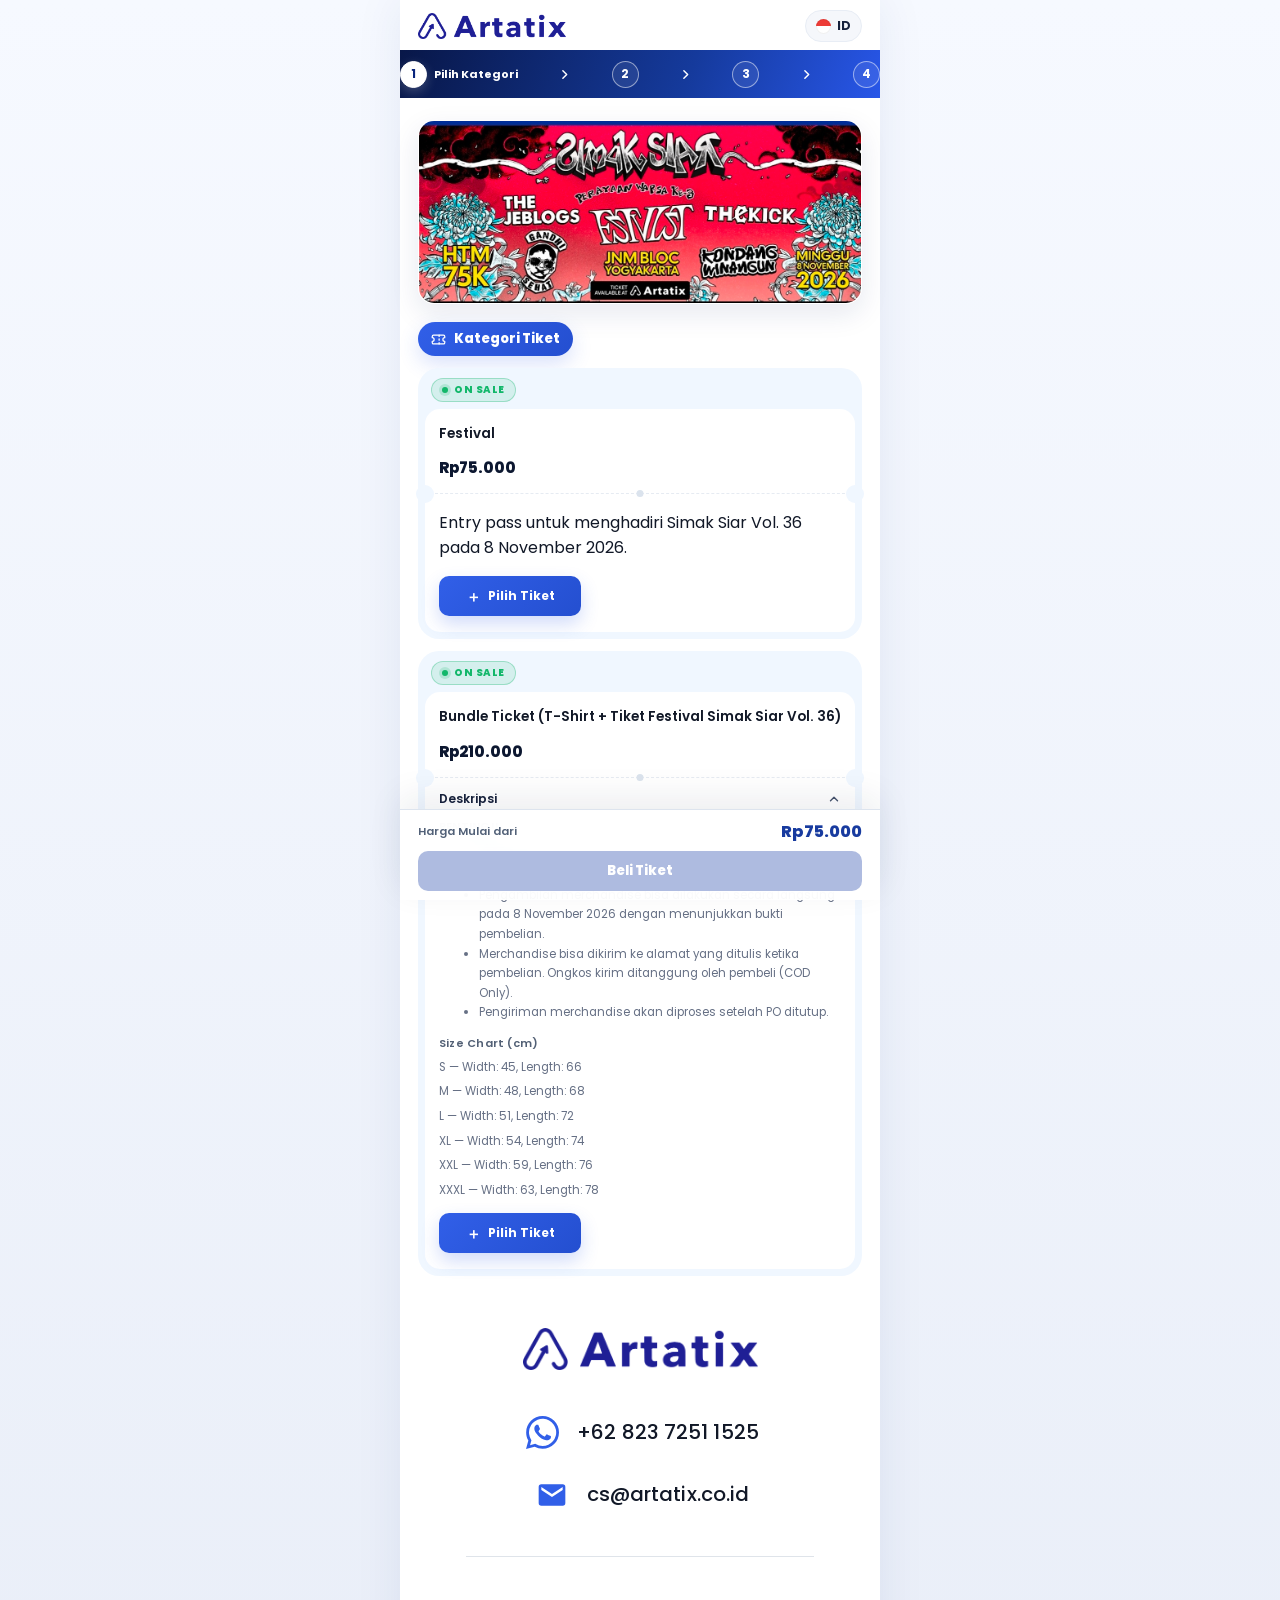
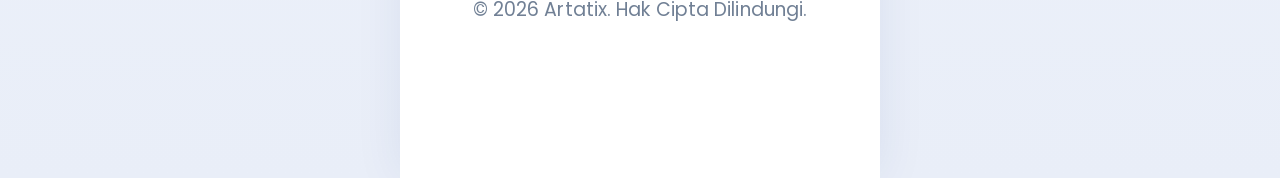
<file: form.html>
<!doctype html>
<html lang="id">
<head>
<meta charset="utf-8">
<meta name="viewport" content="width=device-width,initial-scale=1,viewport-fit=cover">
<title>Data Pembeli | Artatix</title>
<meta name="theme-color" content="#1e348f">
<meta name="color-scheme" content="light">
<meta name="referrer" content="strict-origin-when-cross-origin">
<meta name="description" content="Form data pemesan SIMAK SIAR VOL. 36 — lengkapi data dan lanjutkan pembayaran di Artatix.">
<meta name="twitter:card" content="summary_large_image">
<meta name="twitter:image" content="https://artatixmyid.github.io/titikbalikfest/banner.png">
<meta property="og:type" content="website">
<meta property="og:site_name" content="Artatix">
<meta property="og:title" content="Data Pembeli | Artatix">
<meta property="og:description" content="Form data pemesan SIMAK SIAR VOL. 36.">
<meta property="og:image" content="https://artatixmyid.github.io/titikbalikfest/banner.png">
<meta property="og:image:alt" content="SIMAK SIAR VOL. 36">
<meta property="og:locale" content="id_ID">
<meta property="og:url" content="https://artatixmyid.github.io/titikbalikfest/form.html">
<link rel="canonical" href="https://artatixmyid.github.io/titikbalikfest/form.html">
<link rel="icon" type="image/png" href="logo-artatix.png">
<link rel="apple-touch-icon" href="logo-artatix.png">
<link rel="preload" as="image" href="banner.png">
<link rel="prefetch" href="qris.html">
<link rel="preconnect" href="https://fonts.googleapis.com">
<link rel="preconnect" href="https://fonts.gstatic.com" crossorigin>
<link href="https://fonts.googleapis.com/css2?family=Poppins:wght@400;500;600;700;800&amp;display=swap" rel="stylesheet">
<style>
*{margin:0;padding:0;box-sizing:border-box}
:root{--navy:#1e348f;--blue:#4353e0;--ink:#141b3d;--muted:#9aa1b5;--soft:#64708c;--panel:#edf1fb;--red:#e5484d;--hot:#d92638;--hot2:#ff7a18}
html{-webkit-text-size-adjust:100%}
body{font-family:'Poppins',sans-serif;background:#fff;color:var(--ink);transition:opacity .3s ease;-webkit-tap-highlight-color:transparent}
body.leaving{opacity:0}
body.lock{overflow:hidden}
::selection{background:#dfe5fb}
:focus-visible{outline:3px solid rgba(67,83,224,.35);outline-offset:2px}
img{display:block}
button,input,select,textarea{font-family:inherit}
.sr-only{position:absolute;width:1px;height:1px;margin:-1px;padding:0;overflow:hidden;clip:rect(0 0 0 0);white-space:nowrap;border:0}
.page{max-width:520px;margin:0 auto;padding:0 20px}
.topbar{padding:10px 0 8px;background:#fff}
.bar-inner{display:flex;align-items:center;justify-content:space-between;gap:12px}
.brand{display:block;text-decoration:none}
.brand img{width:148px;max-height:36px;object-fit:contain;object-position:left center}
.lang{display:inline-flex;align-items:center;gap:6px;padding:6px 10px;border:1px solid #e8edf5;border-radius:999px;background:#f5f7fb;font-size:12px;font-weight:700;color:#16213b}
.progress{background:var(--navy);margin:0 -20px;padding:14px 20px 12px}
.progress-track{height:4px;background:rgba(255,255,255,.18);border-radius:99px;overflow:hidden;margin-bottom:12px}
.progress-fill{height:100%;background:#fff;border-radius:99px;width:50%}
.steps{list-style:none;display:flex;align-items:center;gap:8px}
.step{display:flex;align-items:center;gap:8px;flex:1;justify-content:center;min-width:0}
.dot{width:30px;height:30px;border-radius:50%;display:grid;place-items:center;font-weight:700;font-size:13px;color:#fff;border:2px solid rgba(255,255,255,.55);flex:none}
.step.done .dot{background:rgba(255,255,255,.18);border-color:rgba(255,255,255,.4)}
.step.active .dot{background:#fff;color:var(--navy);border-color:#fff}
.step-label{color:#fff;font-weight:600;font-size:12.5px;white-space:nowrap;overflow:hidden;text-overflow:ellipsis}
.banner{width:100%;height:auto;border-radius:22px;margin-top:22px;box-shadow:0 16px 40px rgba(30,52,143,.14);outline:1px solid rgba(30,52,143,.06)}
.ticker{position:relative;overflow:hidden;margin-top:20px;border-radius:16px;background:linear-gradient(90deg,var(--hot),var(--hot2),var(--hot));background-size:220% 100%;box-shadow:0 10px 26px rgba(217,38,56,.32),inset 0 0 0 1px rgba(255,255,255,.25);animation:rise .55s cubic-bezier(.2,.7,.3,1) backwards,tickerBg 6s linear infinite}
.ticker::before,.ticker::after{content:"";position:absolute;top:0;bottom:0;width:34px;z-index:2;pointer-events:none}
.ticker::before{left:0;background:linear-gradient(90deg,rgba(217,38,56,.95),transparent)}
.ticker::after{right:0;background:linear-gradient(-90deg,rgba(217,38,56,.95),transparent)}
.ticker-track{display:flex;width:max-content;padding:10px 0;will-change:transform;animation:tickerMove 15s linear infinite}
.t-group{display:flex;align-items:center;flex:none}
.t-item{display:inline-flex;align-items:center;gap:8px;padding:0 22px;color:#fff;font-size:13.5px;font-weight:800;letter-spacing:.6px;text-transform:uppercase;white-space:nowrap;text-shadow:0 1px 2px rgba(0,0,0,.18)}
.t-warn{display:inline-block;font-size:15px;animation:blink .85s ease-in-out infinite}
@keyframes tickerMove{to{transform:translateX(-50%)}}
@keyframes tickerBg{to{background-position:220% 0}}
@keyframes blink{0%,100%{opacity:1}50%{opacity:.35}}
.checkout-content{padding-bottom:185px}
.section-heading{display:inline-flex;align-items:center;gap:9px;background:var(--blue);color:#fff;font-size:16px;font-weight:700;padding:12px 20px;border-radius:999px;margin:24px 0 10px;box-shadow:0 6px 16px rgba(67,83,224,.28)}
.section-heading svg{width:18px;height:18px;fill:none;stroke:#fff;stroke-width:2;stroke-linecap:round;stroke-linejoin:round}
.note{font-size:12.5px;line-height:1.7;color:var(--soft);margin-bottom:4px}
.summary-card{background:var(--panel);border-radius:22px;padding:16px 16px 6px;margin-top:18px;animation:rise .45s cubic-bezier(.2,.7,.3,1) backwards}
@keyframes rise{from{opacity:0;transform:translateY(14px)}to{opacity:1;transform:translateY(0)}}
.summary-title{font-size:15px;font-weight:700;color:var(--navy);margin-bottom:10px}
.summary-row{display:flex;align-items:center;justify-content:space-between;gap:12px;font-size:14px;color:#3c4257;padding:7px 2px}
.summary-row strong{font-weight:700;color:var(--ink);white-space:nowrap;font-variant-numeric:tabular-nums}
.summary-total{margin-top:6px;padding:12px 2px 10px;border-top:2px dashed #d7ddf0;font-size:15px;font-weight:600;color:var(--ink)}
.summary-total strong{font-size:20px;color:var(--navy);font-variant-numeric:tabular-nums}
.field{margin-bottom:14px}
.field:last-child{margin-bottom:10px}
.field label{display:block;font-size:12.5px;font-weight:600;color:#3c4257;margin-bottom:6px}
.field input,.field select,.field textarea{width:100%;border:2px solid #dde3f6;background:#fff;border-radius:12px;padding:11px 14px;font:inherit;font-size:14px;color:var(--ink);transition:border-color .15s,box-shadow .15s}
.field input:focus,.field select:focus,.field textarea:focus{outline:none;border-color:var(--blue);box-shadow:0 0 0 3px rgba(67,83,224,.15)}
.field textarea{resize:vertical;min-height:88px}
.field select{appearance:none;-webkit-appearance:none;background-image:url("data:image/svg+xml;utf8,<svg xmlns='http://www.w3.org/2000/svg' viewBox='0 0 24 24' fill='none' stroke='%239aa1b5' stroke-width='2.5' stroke-linecap='round' stroke-linejoin='round'><path d='M6 9l6 6 6-6'/></svg>");background-repeat:no-repeat;background-position:right 14px center;background-size:14px;padding-right:40px}
input[readonly]{background:#f2f5fc;color:#8b93a8}
.error{border-color:var(--red)!important;background:#fff8f8!important;animation:shake .3s}
@keyframes shake{25%{transform:translateX(-4px)}75%{transform:translateX(4px)}}
@media (pointer:coarse){.field input,.field select,.field textarea{font-size:16px}}
.check-row{display:flex;align-items:flex-start;gap:10px;font-size:13.5px;color:#3c4257;margin-top:10px;cursor:pointer;line-height:1.55}
.check-row input{width:20px;height:20px;accent-color:var(--blue);flex:none;margin-top:1px;cursor:pointer}
.holder{background:var(--panel);border-radius:22px;padding:16px 16px 2px;margin-top:18px;animation:rise .45s cubic-bezier(.2,.7,.3,1) backwards}
.holder-head{display:flex;align-items:center;gap:12px}
.holder-num{width:34px;height:34px;border-radius:50%;background:var(--navy);color:#fff;display:grid;place-items:center;font-weight:700;font-size:14px;flex:none}
.holder-title{font-size:15px;font-weight:700}
.holder-sub{font-size:12px;color:var(--muted);font-weight:500}
.cut{position:relative;border-top:2px dashed #d7ddf0;margin:14px -16px 12px}
.notch{position:absolute;top:-11px;width:22px;height:22px;border-radius:50%;background:#fff}
.notch.l{left:-11px}
.notch.r{right:-11px}
.same{display:flex;align-items:center;gap:10px;font-size:13px;font-weight:600;color:var(--blue);background:#e7ebfc;border-radius:10px;padding:10px 12px;cursor:pointer;transition:background .15s}
.same:hover{background:#dde4fa}
.same input{width:18px;height:18px;accent-color:var(--blue);flex:none;cursor:pointer}
.sticky{position:fixed;left:0;right:0;bottom:0;z-index:50;background:rgba(255,255,255,.95);backdrop-filter:blur(10px);-webkit-backdrop-filter:blur(10px);border-top:1px solid #eef0f7;box-shadow:0 -8px 24px rgba(23,37,84,.08);padding-bottom:env(safe-area-inset-bottom)}
.sticky::before{content:"";position:absolute;top:-1px;left:0;right:0;height:2px;background:linear-gradient(90deg,transparent 10%,#4353e0 50%,transparent 90%)}
.sticky-inner{max-width:520px;margin:0 auto;padding:12px 20px 14px}
.p-row{display:flex;align-items:center;justify-content:space-between}
.p-label{font-size:15.5px;font-weight:600;color:#3c4257}
.p-price{font-size:23px;font-weight:700;color:var(--navy);font-variant-numeric:tabular-nums}
.primary{margin-top:12px;width:100%;border:0;border-radius:14px;padding:15px;font-size:17px;font-weight:700;color:#fff;background:linear-gradient(180deg,#4d5ce8,#4353e0);box-shadow:0 8px 20px rgba(67,83,224,.32);cursor:pointer;display:flex;align-items:center;justify-content:center;gap:10px;transition:transform .15s,box-shadow .2s,opacity .2s;touch-action:manipulation;-webkit-user-select:none;user-select:none}
.primary svg{width:18px;height:18px;fill:none;stroke:#fff;stroke-width:2.4;stroke-linecap:round;stroke-linejoin:round;transition:transform .2s}
.primary:disabled{background:#aeb9f0;box-shadow:none;cursor:not-allowed}
.primary:not(:disabled):hover{box-shadow:0 10px 24px rgba(67,83,224,.42)}
.primary:not(:disabled):hover svg{transform:translateX(3px)}
.primary:not(:disabled):active{transform:scale(.99)}
.loading{position:fixed;inset:0;z-index:80;display:grid;place-items:center;background:rgba(20,27,61,.45);backdrop-filter:blur(4px);-webkit-backdrop-filter:blur(4px);opacity:0;visibility:hidden;transition:opacity .25s,visibility .25s}
.loading.active{opacity:1;visibility:visible}
.loading-box{background:#fff;border-radius:18px;padding:26px 34px;text-align:center;box-shadow:0 20px 50px rgba(20,27,61,.25)}
.spinner{width:44px;height:44px;border-radius:50%;border:4px solid #dfe4f6;border-top-color:var(--blue);animation:spin .8s linear infinite;margin:0 auto 14px}
@keyframes spin{to{transform:rotate(360deg)}}
.loading-box strong{font-size:15px}
.loading-box p{font-size:12px;color:#748093;margin-top:8px}
.toast{position:fixed;left:50%;bottom:150px;transform:translate(-50%,14px) scale(.97);z-index:90;background:#1c2440;color:#fff;font-size:14px;font-weight:500;padding:11px 18px;border-radius:12px;max-width:calc(100vw - 40px);text-align:center;opacity:0;pointer-events:none;box-shadow:0 12px 30px rgba(0,0,0,.28);transition:opacity .25s,transform .25s}
.toast.show{opacity:1;transform:translate(-50%,0) scale(1)}
@media (max-width:430px){.step-label{display:none}.step.active .step-label{display:inline}.t-item{padding:0 14px;font-size:12px}}
.footer{position:relative;isolation:isolate;overflow:hidden;margin-top:44px;padding:0 0 20px;color:#e9efff}
.footer::before{content:"";display:block;height:1px;margin:0 12% 24px;background:linear-gradient(90deg,transparent,rgba(111,143,255,.65),rgba(255,255,255,.18),rgba(111,143,255,.65),transparent)}
.footer-glow{position:absolute;border-radius:50%;pointer-events:none;filter:blur(2px);z-index:-1}
.footer-glow-a{width:260px;height:260px;right:-130px;top:-80px;background:radial-gradient(circle,rgba(65,101,255,.28),transparent 68%)}
.footer-glow-b{width:220px;height:220px;left:-130px;bottom:0;background:radial-gradient(circle,rgba(0,199,255,.13),transparent 68%)}
.footer-shell{position:relative;overflow:hidden;display:grid;grid-template-columns:1fr 1fr;gap:12px;padding:21px 15px 16px;border:1px solid rgba(120,148,226,.28);border-radius:22px;background:linear-gradient(145deg,rgba(5,14,39,.98),rgba(11,27,64,.98) 55%,rgba(13,31,70,.98)),radial-gradient(circle at 80% 0%,rgba(71,109,239,.18),transparent 40%);box-shadow:0 24px 70px rgba(5,17,48,.22),inset 0 1px 0 rgba(255,255,255,.09),inset 0 -46px 90px -46px rgba(64,98,255,.30)}
.footer-edge{position:absolute;top:0;left:12%;right:12%;height:1px;z-index:2;background:linear-gradient(90deg,transparent,rgba(140,168,255,.8) 28%,rgba(255,255,255,.95) 50%,rgba(140,168,255,.8) 72%,transparent);pointer-events:none}
.footer-shell::before{content:"";position:absolute;inset:0;pointer-events:none;opacity:.34;background-image:linear-gradient(rgba(255,255,255,.025) 1px,transparent 1px),linear-gradient(90deg,rgba(255,255,255,.025) 1px,transparent 1px);background-size:26px 26px;-webkit-mask-image:linear-gradient(to bottom,black,transparent 88%);mask-image:linear-gradient(to bottom,black,transparent 88%)}
.footer-shell::after{content:"";position:absolute;width:420px;height:120px;left:22%;bottom:-105px;border-radius:50%;background:rgba(67,83,224,.18);filter:blur(28px);pointer-events:none}
.footer-main,.footer-panel{position:relative;z-index:1;min-width:0}
.footer-main{grid-column:1/-1}
.footer-brand-row{display:flex;align-items:center;justify-content:space-between;gap:10px;flex-wrap:wrap}
.footer-brand{display:inline-flex;align-items:center;gap:9px;min-height:48px;padding:7px 14px 7px 8px;border:1px solid rgba(255,255,255,.12);border-radius:15px;background:linear-gradient(135deg,rgba(255,255,255,.09),rgba(255,255,255,.035));box-shadow:inset 0 1px 0 rgba(255,255,255,.1),0 10px 25px rgba(0,0,0,.14);text-decoration:none;transition:transform .2s ease}
.footer-brand img{width:150px;height:auto;max-height:39px;object-fit:contain;mix-blend-mode:screen}
.footer-badge{display:inline-flex;align-items:center;gap:6px;padding:6px 11px;border:1px solid rgba(98,228,170,.32);border-radius:999px;background:linear-gradient(135deg,rgba(98,228,170,.14),rgba(98,228,170,.04));color:#8df0bd;font-size:8.5px;font-weight:800;letter-spacing:.12em;text-transform:uppercase}
.footer-badge svg{width:11px;height:11px;fill:none;stroke:currentColor;stroke-width:2.6;stroke-linecap:round;stroke-linejoin:round}
.footer-brand-mark{display:grid;grid-template-columns:repeat(3,5px);align-items:end;gap:3px;width:20px;height:20px}
.footer-brand-mark span{display:block;border-radius:3px;background:linear-gradient(180deg,#89a6ff,#315fe8);box-shadow:0 0 12px rgba(75,115,255,.55)}
.footer-brand-mark span:nth-child(1){height:9px}
.footer-brand-mark span:nth-child(2){height:15px}
.footer-brand-mark span:nth-child(3){height:20px}
.footer-kicker{display:flex;align-items:center;gap:7px;margin-top:16px;color:#86a0d9;font-size:8px;line-height:1;font-weight:800;letter-spacing:.17em}
.footer-kicker i{width:6px;height:6px;border-radius:50%;background:#62e4aa;box-shadow:0 0 0 4px rgba(98,228,170,.08),0 0 14px rgba(98,228,170,.45)}
.footer-tagline{max-width:330px;margin:10px 0 0;color:#aebddc;font-size:11px;line-height:1.72;font-weight:500}
.footer-trust{display:flex;flex-wrap:wrap;gap:6px;margin-top:15px}
.footer-trust span{display:inline-flex;align-items:center;gap:6px;padding:6px 9px;border:1px solid rgba(129,157,226,.14);border-radius:999px;background:rgba(255,255,255,.035);color:#8195bc;font-size:8px;font-weight:700}
.footer-trust b{display:inline-grid;place-items:center;width:14px;height:14px;border-radius:50%;background:rgba(98,228,170,.14);color:#68dda8;font-size:9px;box-shadow:0 0 10px rgba(98,228,170,.22)}
.footer-panel{padding:13px 11px;border:1px solid rgba(116,143,213,.13);border-radius:17px;background:rgba(255,255,255,.025);transition:border-color .2s ease,background .2s ease}
.footer-label{display:block;margin:0 0 12px;color:#6f86b8;font-size:8px;font-weight:800;letter-spacing:.16em;text-transform:uppercase}
.footer-links,.footer-support{display:flex;flex-direction:column;align-items:flex-start;gap:8px}
.footer-links a,.footer-support a:not(.footer-cs){display:flex;align-items:center;gap:8px;width:100%;color:#dce6ff;font-size:10.5px;font-weight:600;text-decoration:none;transition:color .2s ease,transform .2s ease}
.footer-links a:hover,.footer-support a:not(.footer-cs):hover{color:#fff;transform:translateX(3px)}
.footer-arrow{display:grid;place-items:center;width:22px;height:22px;flex:0 0 22px;border:1px solid rgba(125,151,221,.17);border-radius:7px;background:rgba(255,255,255,.04);color:#7e9be6;font-size:11px;transition:background .2s ease,border-color .2s ease,color .2s ease}
.f-ico{display:grid;place-items:center;width:25px;height:25px;flex:0 0 25px;border:1px solid rgba(125,151,221,.17);border-radius:8px;background:rgba(255,255,255,.04);color:#8fa9ef;transition:background .2s ease,border-color .2s ease,color .2s ease}
.f-ico svg{width:13px;height:13px}
a.footer-cs{display:flex;align-items:center;gap:10px;width:100%;padding:10px 11px;border:1px solid rgba(98,228,170,.30);border-radius:14px;background:linear-gradient(135deg,rgba(98,228,170,.10),rgba(98,228,170,.03));text-decoration:none;transition:border-color .2s ease,background .2s ease}
a.footer-cs .f-ico{border-color:rgba(98,228,170,.30);background:rgba(98,228,170,.08);color:#7fe6ae}
.footer-cs-body{min-width:0;display:grid;gap:2px}
.footer-cs-label{font-size:8px;font-weight:800;letter-spacing:.14em;text-transform:uppercase;color:#6fd8a8}
.footer-cs-number{font-size:14px;font-weight:800;letter-spacing:.03em;line-height:1.25;color:#fff}
.footer-live{display:flex;align-items:center;gap:7px;margin-top:7px;padding-top:9px;width:100%;border-top:1px solid rgba(255,255,255,.07);color:#7185ac;font-size:8px;font-weight:700}
.footer-live i{width:6px;height:6px;border-radius:50%;background:#61e0a4;box-shadow:0 0 0 4px rgba(97,224,164,.08),0 0 10px rgba(97,224,164,.35)}
@keyframes livePulse{0%,100%{box-shadow:0 0 0 4px rgba(97,224,164,.10),0 0 10px rgba(97,224,164,.35)}50%{box-shadow:0 0 0 7px rgba(97,224,164,.04),0 0 16px rgba(97,224,164,.55)}}
.footer-kicker i,.footer-live i{animation:livePulse 2.4s ease-in-out infinite}
.footer-bottom{position:relative;z-index:1;padding:14px 5px 0;text-align:center}
.footer-bottom::before{content:"";display:block;height:1px;margin:0 10% 12px;background:linear-gradient(90deg,transparent,rgba(125,151,221,.25),transparent)}
.footer-bottom p{margin:0;color:#65789f;font-size:9px;font-weight:600;letter-spacing:.03em;line-height:1.8}
.footer-bottom strong{color:#8ea6df;font-weight:800;letter-spacing:.08em}
.footer-brand:hover{transform:translateY(-1px)}
.footer-panel:hover{border-color:rgba(125,152,224,.30);background:rgba(255,255,255,.045)}
a.footer-cs:hover{border-color:rgba(98,228,170,.5);background:linear-gradient(135deg,rgba(98,228,170,.16),rgba(98,228,170,.06))}
.footer-links a:hover .footer-arrow,.footer-support a:not(.footer-cs):hover .f-ico{background:rgba(255,255,255,.12);border-color:rgba(125,151,221,.38);color:#aac4ff}
@media (max-width:390px){
.footer-shell{grid-template-columns:1fr}
.footer-main{grid-column:auto}
.footer-trust span{font-size:7.5px}
.footer-cs-number{font-size:13px}
}
@media (prefers-reduced-motion:reduce){*,*::before,*::after{animation:none!important;transition:none!important}}

/* Artatix footer — mengikuti tampilan footer referensi/live */
.artatix-footer{
  position:relative!important;
  width:100%!important;
  margin:52px 0 0!important;
  padding:0 0 34px!important;
  background:#fff!important;
  color:#111827!important;
  border:0!important;
  border-radius:0!important;
  box-shadow:none!important;
  overflow:visible!important;
}
.artatix-footer::before,.artatix-footer::after{display:none!important}
.artatix-footer-inner{
  width:100%!important;
  max-width:680px!important;
  margin:0 auto!important;
  padding:0 24px!important;
  text-align:center!important;
}
.artatix-footer-logo{
  display:flex!important;
  align-items:center!important;
  justify-content:center!important;
  width:100%!important;
  margin:0 auto 42px!important;
  padding:0!important;
  background:none!important;
  border:0!important;
  box-shadow:none!important;
  text-decoration:none!important;
}
.artatix-footer-logo img{
  display:block!important;
  width:min(190px,58vw)!important;
  height:auto!important;
  max-height:none!important;
  object-fit:contain!important;
  mix-blend-mode:normal!important;
}
.artatix-footer-contact-list{
  display:grid!important;
  justify-items:center!important;
  gap:20px!important;
}
.artatix-footer-contact{
  display:flex!important;
  align-items:center!important;
  justify-content:center!important;
  gap:12px!important;
  min-height:42px!important;
  margin:0!important;
  padding:0!important;
  color:#111827!important;
  background:none!important;
  border:0!important;
  text-decoration:none!important;
  font-size:17px!important;
  line-height:1.35!important;
  font-weight:500!important;
  letter-spacing:.005em!important;
  transform:none!important;
}
.artatix-footer-contact:hover,.artatix-footer-contact:focus-visible{color:#111827!important;transform:none!important}
.artatix-footer-icon{
  width:38px!important;
  height:38px!important;
  flex:0 0 38px!important;
  display:grid!important;
  place-items:center!important;
  border:0!important;
  border-radius:0!important;
  background:transparent!important;
  color:#315fe8!important;
}
.artatix-footer-icon svg{width:30px!important;height:30px!important;display:block!important;fill:currentColor!important;stroke:none!important}
.artatix-footer-icon.mail svg{width:29px!important;height:29px!important}
.artatix-footer-divider{
  width:100%!important;
  height:1px!important;
  margin:40px auto 38px!important;
  background:#dfe4ea!important;
}
.artatix-footer-copy{
  margin:0!important;
  padding:0!important;
  color:#718095!important;
  font-size:16px!important;
  line-height:1.55!important;
  font-weight:400!important;
  letter-spacing:.005em!important;
}
@media (min-width:700px){
  .artatix-footer-inner{padding:0 48px!important}
  .artatix-footer-logo img{width:235px!important}
  .artatix-footer-contact{font-size:20px!important;gap:14px!important}
  .artatix-footer-icon{width:42px!important;height:42px!important;flex-basis:42px!important}
  .artatix-footer-icon svg{width:33px!important;height:33px!important}
  .artatix-footer-icon.mail svg{width:32px!important;height:32px!important}
  .artatix-footer-copy{font-size:19px!important}
}
@media (max-width:380px){
  .artatix-footer-inner{padding:0 18px!important}
  .artatix-footer-logo{margin-bottom:36px!important}
  .artatix-footer-logo img{width:min(180px,62vw)!important}
  .artatix-footer-contact{font-size:15px!important}
  .artatix-footer-icon{width:36px!important;height:36px!important;flex-basis:36px!important}
  .artatix-footer-icon svg{width:28px!important;height:28px!important}
  .artatix-footer-icon.mail svg{width:27px!important;height:27px!important}
  .artatix-footer-divider{margin-top:36px!important;margin-bottom:32px!important}
  .artatix-footer-copy{font-size:14px!important}
}
</style>
</head>
<body>
<div class="page">
<header class="topbar"><div class="bar-inner">
<a class="brand" href="index.html" aria-label="Artatix beranda"><img src="logo-artatix.png" alt="Artatix" width="148" height="39" decoding="async"></a>
<span class="lang"><span aria-hidden="true">🇮🇩</span> ID</span>
</div></header>
<nav class="progress" aria-label="Langkah pemesanan"><div class="progress-track"><div class="progress-fill"></div></div><ol class="steps"><li class="step done"><span class="dot">✓</span><span class="step-label">Pilih Kategori</span></li><li class="step active" aria-current="step"><span class="dot">2</span><span class="step-label">Data Pembeli</span></li><li class="step"><span class="dot">3</span><span class="step-label">Pembayaran</span></li><li class="step"><span class="dot">4</span><span class="step-label">E-Ticket</span></li></ol></nav>
<img class="banner" src="banner.png" alt="SIMAK SIAR VOL. 36 — 8 November 2026, JNM Bloc, Yogyakarta" width="1400" height="520" fetchpriority="high" decoding="async">
<aside class="ticker" aria-label="Peringatan stok tiket">
<p class="sr-only">Peringatan: tiket hampir sold out. Selesaikan pemesananmu sebelum kehabisan.</p>
<div class="ticker-track" aria-hidden="true">
<div class="t-group">
<span class="t-item"><span class="t-warn">⚠️</span>TIKET HAMPIR SOLD OUT</span>
<span class="t-item">🔒 SELESAIKAN PEMESANANMU</span>
<span class="t-item">🔥 STOK TERBATAS</span>
</div>
<div class="t-group">
<span class="t-item"><span class="t-warn">⚠️</span>TIKET HAMPIR SOLD OUT</span>
<span class="t-item">🔒 SELESAIKAN PEMESANANMU</span>
<span class="t-item">🔥 STOK TERBATAS</span>
</div>
</div>
</aside>
<main class="checkout-content">
<h1 class="section-heading"><svg viewBox="0 0 24 24" aria-hidden="true"><path d="M20 21v-2a4 4 0 0 0-4-4H8a4 4 0 0 0-4 4v2"/><circle cx="12" cy="7" r="4"/></svg>Data Pembeli</h1>
<p class="note">Isi data sesuai identitas yang berlaku. E-ticket akan dikirim ke e-mail dan WhatsApp aktif yang kamu cantumkan. Data tersimpan otomatis di perangkatmu.</p>
<section class="summary-card"><div class="summary-title">Ringkasan Pesanan</div><div id="summaryRows"></div><div class="summary-row summary-total"><span>Total</span><strong id="totalBayar">Rp0</strong></div></section>
<form id="buyerForm" novalidate>
<section class="summary-card"><div class="summary-title">Data Pemesan</div>
<div class="field"><label for="nama">Nama Lengkap</label><input id="nama" type="text" autocomplete="name" enterkeyhint="next" maxlength="100" placeholder="Masukkan nama lengkap"></div>
<div class="field"><label for="identitas">Jenis Identitas</label><select id="identitas"><option value="">Pilih jenis identitas</option><option>KTP</option><option>SIM</option><option>Paspor</option><option>Kartu Pelajar</option></select></div>
<div class="field"><label for="nomorId">Nomor Identitas</label><input id="nomorId" type="text" autocomplete="off" spellcheck="false" enterkeyhint="next" maxlength="40" placeholder="Masukkan nomor identitas"></div>
<div class="field"><label for="email">E-mail Aktif</label><input id="email" type="email" inputmode="email" autocomplete="email" spellcheck="false" autocapitalize="none" enterkeyhint="next" maxlength="120" placeholder="contoh@email.com"></div>
<div class="field"><label for="wa">No. WhatsApp Aktif</label><input id="wa" type="tel" inputmode="tel" autocomplete="tel" spellcheck="false" enterkeyhint="done" maxlength="20" placeholder="08xxxxxxxxxx"></div>
<div class="field"><label for="alamat">Alamat / Tempat Tinggal</label><textarea id="alamat" autocomplete="street-address" maxlength="500" placeholder="Masukkan alamat lengkap"></textarea></div>
</section>
<section id="holderContainer" aria-label="Data pemegang tiket"></section>
<section class="summary-card"><div class="summary-title">Persetujuan</div><label class="check-row"><input type="checkbox" id="setuju1"><span>Data yang saya isi adalah benar dan dapat dipertanggungjawabkan.</span></label><label class="check-row"><input type="checkbox" id="setuju2"><span>Saya menyetujui syarat dan ketentuan acara serta kebijakan privasi.</span></label></section>
</form>
<footer class="footer artatix-footer" aria-label="Informasi Artatix">
  <div class="artatix-footer-inner">
    <a class="artatix-footer-logo" href="index.html" aria-label="Artatix — kembali ke beranda">
      <img src="logo-artatix.png" alt="Artatix" width="235" height="54" loading="lazy" decoding="async">
    </a>
    <div class="artatix-footer-contact-list">
      <a class="artatix-footer-contact" href="https://wa.me/6282137676220" aria-label="WhatsApp Artatix">
        <span class="artatix-footer-icon" aria-hidden="true"><svg viewBox="0 0 24 24"><path d="M20.5 3.5A11.9 11.9 0 0 0 12.05 0C5.47 0 .12 5.35.12 11.93c0 2.1.55 4.15 1.59 5.96L.02 24l6.25-1.64a11.86 11.86 0 0 0 5.78 1.49h.01c6.58 0 11.93-5.35 11.93-11.93 0-3.19-1.24-6.19-3.49-8.42ZM12.06 21.8h-.01a9.84 9.84 0 0 1-5.02-1.37l-.36-.21-3.71.97.99-3.62-.23-.37a9.88 9.88 0 1 1 8.34 4.6Zm5.42-7.4c-.3-.15-1.77-.87-2.04-.97-.27-.1-.47-.15-.67.15-.2.3-.77.97-.94 1.17-.17.2-.35.22-.65.07-.3-.15-1.24-.46-2.36-1.46-.87-.78-1.46-1.74-1.63-2.04-.17-.3-.02-.46.13-.61.14-.14.3-.35.45-.52.15-.17.2-.3.3-.5.1-.2.05-.37-.02-.52-.07-.15-.67-1.62-.92-2.22-.24-.58-.49-.5-.67-.51h-.57c-.2 0-.52.07-.79.37-.27.3-1.04 1.02-1.04 2.49s1.07 2.89 1.22 3.09c.15.2 2.1 3.21 5.08 4.5.71.31 1.26.49 1.69.63.71.23 1.36.2 1.87.12.57-.09 1.77-.72 2.02-1.42.25-.7.25-1.3.17-1.42-.07-.12-.27-.2-.57-.35Z"/></svg></span>
        <span>+62 821-3767-6220</span>
      </a>
      <a class="artatix-footer-contact" href="mailto:cs@artatix.co.id" aria-label="Email Artatix">
        <span class="artatix-footer-icon mail" aria-hidden="true"><svg viewBox="0 0 24 24"><path d="M20 4H4a2 2 0 0 0-2 2v12a2 2 0 0 0 2 2h16a2 2 0 0 0 2-2V6a2 2 0 0 0-2-2Zm0 4.2-8 5.33L4 8.2V6l8 5.33L20 6v2.2Z"/></svg></span>
        <span>cs@artatix.co.id</span>
      </a>
    </div>
    <div class="artatix-footer-divider" aria-hidden="true"></div>
    <p class="artatix-footer-copy">© 2026 Artatix. Hak Cipta Dilindungi.</p>
  </div>
</footer>
</main>
</div>
<div class="sticky"><div class="sticky-inner">
<div class="p-row" aria-live="polite"><span class="p-label">Total Pembayaran</span><strong class="p-price" id="stickyTotal">Rp0</strong></div>
<button class="primary" id="lanjut" type="button"><span>Lanjut ke Pembayaran</span><svg viewBox="0 0 24 24" aria-hidden="true"><path d="M5 12h14m-6-6 6 6-6 6"/></svg></button>
</div></div>
<div class="loading" id="loading" role="status"><div class="loading-box"><div class="spinner"></div><strong>Menyimpan Pesanan</strong><p>Menyiapkan data checkout...</p></div></div>
<div class="toast" id="toast" role="status" aria-live="polite"></div>
<script>
(() => {
  'use strict';
  const EVENT = (window.EVENT_CONFIG && typeof window.EVENT_CONFIG === 'object') ? window.EVENT_CONFIG : { title: 'SIMAK SIAR VOL. 36', slug: 'simak-siar-vol-36' };
  const KEY = { items: 'gf_checkout_items_v1', draft: 'gf_draft_v1', order: 'gf_order_v1', orderId: 'gf_order_id' };
  const DEST = 'qris.html';

  const $ = id => document.getElementById(id);
  const nf = new Intl.NumberFormat('id-ID');
  const fmt = n => 'Rp' + nf.format(Math.round(n));
  const el = (tag, cls, text) => {
    const node = document.createElement(tag);
    if (cls) node.className = cls;
    if (text !== undefined) node.textContent = text;
    return node;
  };

  let items = [];
  try {
    const raw = JSON.parse(localStorage.getItem(KEY.items) || '[]');
    if (Array.isArray(raw)) {
      items = raw.map(i => {
        if (!i || typeof i !== 'object') return null;
        return {
          id: String(i.id ?? i.nama ?? i.name ?? ''),
          nama: String(i.nama ?? i.name ?? 'Tiket'),
          harga: Number(i.harga ?? i.price),
          qty: Math.floor(Number(i.qty))
        };
      }).filter(i => i && i.nama && Number.isFinite(i.harga) && i.harga >= 0 && Number.isInteger(i.qty) && i.qty > 0);
    }
  } catch (e) {}

  let total = 0, totalQty = 0;
  items.forEach(i => { total += i.qty * i.harga; totalQty += i.qty; });

  if (!items.length || totalQty < 1) { location.replace('tiket.html'); return; }

  const reduceMotion = Boolean(window.matchMedia && matchMedia('(prefers-reduced-motion: reduce)').matches);

  const countUp = (elm, target) => {
    if (reduceMotion) { elm.textContent = fmt(target); return; }
    const t0 = performance.now(), dur = 700;
    const step = now => {
      const p = Math.min(1, (now - t0) / dur), e = 1 - Math.pow(1 - p, 3);
      elm.textContent = fmt(Math.round(target * e));
      if (p < 1) requestAnimationFrame(step);
      else elm.textContent = fmt(target);
    };
    requestAnimationFrame(step);
  };
  countUp($('totalBayar'), total);
  countUp($('stickyTotal'), total);

  const rows = $('summaryRows'), rowsFrag = document.createDocumentFragment();
  items.forEach(i => {
    const row = el('div', 'summary-row');
    row.appendChild(el('span', null, i.nama + ' (' + i.qty + 'x)'));
    row.appendChild(el('strong', null, fmt(i.qty * i.harga)));
    rowsFrag.appendChild(row);
  });
  rows.appendChild(rowsFrag);

  const nama = $('nama'), identitas = $('identitas'), nomorId = $('nomorId'), email = $('email'), wa = $('wa'), alamat = $('alamat');
  const holderContainer = $('holderContainer');
  const btn = $('lanjut'), loading = $('loading'), toast = $('toast');
  const setuju1 = $('setuju1'), setuju2 = $('setuju2');
  const form = $('buyerForm');

  const emailRe = /^[^\s@]+@[^\s@]+\.[^\s@]{2,}$/;
  const phoneRe = /^(?:\+62|62|0)8\d{7,12}$/;
  const DRAFT_IDS = ['nama', 'identitas', 'nomorId', 'email', 'wa', 'alamat'];
  const BUYER_SYNC = ['nama', 'email', 'wa'];

  let toastTimer = null, draftTimer = null, leaving = false;

  const notify = msg => {
    toast.textContent = msg;
    toast.classList.add('show');
    clearTimeout(toastTimer);
    toastTimer = setTimeout(() => toast.classList.remove('show'), 2600);
  };

  const holders = [];
  items.forEach(item => {
    for (let n = 0; n < item.qty; n++) holders.push({ ticketId: item.id, ticketName: item.nama, number: holders.length + 1 });
  });

  let holderSeq = 1;
  const holderField = (labelText, cls, type, max, ph) => {
    const id = cls + '-' + (++holderSeq);
    const wrap = el('div', 'field');
    const labelEl = el('label', null, labelText);
    labelEl.htmlFor = id;
    const input = document.createElement('input');
    input.type = type;
    input.className = cls;
    input.id = id;
    input.maxLength = max;
    input.placeholder = ph;
    input.autocomplete = 'off';
    input.spellcheck = false;
    input.setAttribute('enterkeyhint', 'next');
    if (cls === 'h-email') input.autocapitalize = 'none';
    wrap.appendChild(labelEl);
    wrap.appendChild(input);
    return wrap;
  };

  const holderCards = [];

  const holderTemplate = h => {
    const card = el('div', 'holder');
    card.dataset.ticket = h.ticketId;
    card.dataset.number = h.number;
    const head = el('div', 'holder-head');
    head.appendChild(el('span', 'holder-num', String(h.number)));
    const box = el('div');
    box.appendChild(el('div', 'holder-title', 'Data Pemegang Tiket #' + h.number));
    box.appendChild(el('div', 'holder-sub', h.ticketName));
    head.appendChild(box);
    card.appendChild(head);
    const cut = el('div', 'cut');
    cut.appendChild(el('span', 'notch l'));
    cut.appendChild(el('span', 'notch r'));
    card.appendChild(cut);
    const same = el('label', 'same');
    const cb = document.createElement('input');
    cb.type = 'checkbox';
    cb.className = 'same-owner';
    same.appendChild(cb);
    same.appendChild(document.createTextNode('Sama dengan Data Pemesan'));
    card.appendChild(same);
    card.appendChild(holderField('Nama Lengkap', 'h-name', 'text', 100, 'Nama pemegang tiket'));
    card.appendChild(holderField('E-mail Aktif', 'h-email', 'email', 120, 'email@contoh.com'));
    card.appendChild(holderField('No. WhatsApp', 'h-wa', 'tel', 20, '08xxxxxxxxxx'));
    return card;
  };

  const hFrag = document.createDocumentFragment();
  holders.slice(1).forEach(h => {
    const card = holderTemplate(h);
    holderCards.push(card);
    hFrag.appendChild(card);
  });
  holderContainer.appendChild(hFrag);

  document.querySelectorAll('.summary-card').forEach((c, i) => { c.style.animationDelay = i * 60 + 'ms'; });
  holderCards.forEach((c, i) => { c.style.animationDelay = 60 + i * 60 + 'ms'; });

  const OWNER_MAP = { 'h-name': nama, 'h-email': email, 'h-wa': wa };

  const syncOwner = card => {
    const on = card.querySelector('.same-owner').checked;
    Object.keys(OWNER_MAP).forEach(cls => {
      const input = card.querySelector('.' + cls);
      if (!input) return;
      input.readOnly = on;
      if (on) input.value = OWNER_MAP[cls].value;
    });
  };

  const syncCheckedOwners = () => { holderCards.forEach(card => { if (card.querySelector('.same-owner').checked) syncOwner(card); }); };

  holderContainer.addEventListener('change', event => {
    const t = event.target;
    if (t && t.classList && t.classList.contains('same-owner')) {
      const card = t.closest('.holder');
      if (card) syncOwner(card);
    }
  });

  const clearError = t => {
    if (t && t.classList && t.classList.contains('error')) {
      t.classList.remove('error');
      t.removeAttribute('aria-invalid');
    }
  };

  const collectDraft = () => ({
    buyer: DRAFT_IDS.reduce((acc, k) => { acc[k] = $(k).value; return acc; }, {}),
    holders: holderCards.map(card => ({
      number: Number(card.dataset.number),
      ticketId: card.dataset.ticket,
      checked: card.querySelector('.same-owner').checked,
      nama: card.querySelector('.h-name').value,
      email: card.querySelector('.h-email').value,
      wa: card.querySelector('.h-wa').value
    }))
  });

  const writeDraft = () => { try { localStorage.setItem(KEY.draft, JSON.stringify(collectDraft())); } catch (e) {} };
  const saveDraft = () => { clearTimeout(draftTimer); draftTimer = setTimeout(writeDraft, 250); };

  try {
    const saved = JSON.parse(localStorage.getItem(KEY.draft) || 'null');
    if (saved) {
      const buyerData = saved.buyer || saved;
      DRAFT_IDS.forEach(k => { const f = $(k); if (f && typeof buyerData[k] === 'string') f.value = buyerData[k]; });
      const savedHolders = Array.isArray(saved.holders) ? saved.holders : [];
      holderCards.forEach(card => {
        const rec = savedHolders.find(h => h && Number(h.number) === Number(card.dataset.number) && h.ticketId === card.dataset.ticket);
        if (!rec) return;
        card.querySelector('.h-name').value = typeof rec.nama === 'string' ? rec.nama : '';
        card.querySelector('.h-email').value = typeof rec.email === 'string' ? rec.email : '';
        card.querySelector('.h-wa').value = typeof rec.wa === 'string' ? rec.wa : '';
        if (rec.checked) { card.querySelector('.same-owner').checked = true; syncOwner(card); }
      });
    }
  } catch (e) {}

  const isDraftField = t =>
    (t instanceof HTMLInputElement || t instanceof HTMLSelectElement || t instanceof HTMLTextAreaElement) &&
    (DRAFT_IDS.includes(t.id) || holderContainer.contains(t));

  document.addEventListener('input', event => {
    const t = event.target;
    clearError(t);
    if (BUYER_SYNC.includes(t.id)) syncCheckedOwners();
    if (isDraftField(t)) saveDraft();
  });

  document.addEventListener('change', event => {
    const t = event.target;
    clearError(t);
    if (isDraftField(t)) saveDraft();
  });

  window.addEventListener('pagehide', () => { if (draftTimer) { clearTimeout(draftTimer); writeDraft(); } });

  const valid = () => {
    let ok = true;
    const fail = f => { f.classList.add('error'); f.setAttribute('aria-invalid', 'true'); ok = false; };
    if (!nama.value.trim()) fail(nama);
    if (!identitas.value) fail(identitas);
    if (!nomorId.value.trim()) fail(nomorId);
    if (!email.value.trim()) fail(email);
    else if (!emailRe.test(email.value.trim())) fail(email);
    if (!wa.value.trim()) fail(wa);
    else if (!phoneRe.test(wa.value.replace(/[\s-]/g, ''))) fail(wa);
    if (!alamat.value.trim()) fail(alamat);
    holderCards.forEach(card => {
      const hn = card.querySelector('.h-name'), he = card.querySelector('.h-email'), hw = card.querySelector('.h-wa');
      if (!hn.value.trim()) fail(hn);
      if (!he.value.trim()) fail(he);
      else if (!emailRe.test(he.value.trim())) fail(he);
      if (!hw.value.trim()) fail(hw);
      else if (!phoneRe.test(hw.value.replace(/[\s-]/g, ''))) fail(hw);
    });
    return ok;
  };

  const collectHolders = () => {
    const out = [];
    if (holders.length) {
      out.push({ number: 1, ticketId: holders[0].ticketId, ticketName: holders[0].ticketName, nama: nama.value.trim(), email: email.value.trim(), wa: wa.value.trim() });
    }
    holderCards.forEach(card => {
      out.push({
        number: Number(card.dataset.number),
        ticketId: card.dataset.ticket,
        ticketName: card.querySelector('.holder-sub').textContent,
        nama: card.querySelector('.h-name').value.trim(),
        email: card.querySelector('.h-email').value.trim(),
        wa: card.querySelector('.h-wa').value.trim()
      });
    });
    return out;
  };

  const timeoutFetch = (url, options, ms) => {
    const ctrl = new AbortController();
    const timer = setTimeout(() => ctrl.abort(), ms);
    return fetch(url, Object.assign({}, options, { signal: ctrl.signal })).finally(() => clearTimeout(timer));
  };

  const ticketSummary = order => order.cart.items.map(i => i.jenis + ' (x' + i.qty + ')').join(', ');

  const sendExternal = order => {
    const tasks = [];
    if (EVENT.formspree) {
      tasks.push(timeoutFetch(EVENT.formspree, {
        method: 'POST',
        headers: { 'Content-Type': 'application/json', 'Accept': 'application/json' },
        body: JSON.stringify({
          event: EVENT.title, nama: order.nama, identitas: order.identitas, nomor_id: order.nomorId,
          email: order.email, whatsapp: order.wa, alamat: order.alamat,
          jenis_tiket: ticketSummary(order), jumlah_tiket: order.cart.totalQty,
          total_bayar: order.cart.totalPrice, pemegang_tiket: order.holders
        })
      }, 4000).catch(() => null));
    }
    const cfg = EVENT.emailjs || {};
    if (cfg.serviceId && cfg.templateId && cfg.publicKey) {
      tasks.push(timeoutFetch('https://api.emailjs.com/api/v1.0/email/send', {
        method: 'POST',
        headers: { 'Content-Type': 'application/json' },
        body: JSON.stringify({
          service_id: cfg.serviceId, template_id: cfg.templateId, user_id: cfg.publicKey,
          template_params: {
            event: EVENT.title, nama: order.nama, email: order.email, whatsapp: order.wa,
            total: fmt(order.cart.totalPrice), jenis_tiket: ticketSummary(order)
          }
        })
      }, 4000).catch(() => null));
    }
    return tasks.length ? Promise.all(tasks) : Promise.resolve();
  };

  const buildOrder = () => ({
    version: EVENT.slug,
    createdAt: new Date().toISOString(),
    nama: nama.value.trim(),
    identitas: identitas.value,
    nomorId: nomorId.value.trim(),
    email: email.value.trim(),
    wa: wa.value.trim(),
    alamat: alamat.value.trim(),
    holders: collectHolders(),
    cart: {
      items: items.map(i => ({ jenis: i.nama, qty: i.qty, harga: i.harga, ticketId: i.id })),
      totalQty: totalQty,
      totalPrice: total
    }
  });

  const resetUi = () => {
    leaving = false;
    btn.disabled = false;
    loading.classList.remove('active');
    document.body.classList.remove('leaving', 'lock');
  };

  const handleSubmit = () => {
    if (btn.disabled || leaving) return;
    if (!valid()) {
      notify('Harap lengkapi data yang ditandai merah');
      const first = document.querySelector('.error');
      if (first) first.scrollIntoView({ behavior: reduceMotion ? 'auto' : 'smooth', block: 'center' });
      return;
    }
    if (!setuju1.checked || !setuju2.checked) {
      notify('Harap centang seluruh kotak persetujuan.');
      const agreeCard = setuju1.closest('.summary-card');
      if (agreeCard) agreeCard.scrollIntoView({ behavior: reduceMotion ? 'auto' : 'smooth', block: 'center' });
      return;
    }
    leaving = true;
    btn.disabled = true;
    loading.classList.add('active');
    document.body.classList.add('lock');

    const order = buildOrder();
    try {
      localStorage.setItem(KEY.order, JSON.stringify(order));
      // Compatibility bridge for qris.html: share the same normalized order/cart contract.
      const qrisOrder = {
        nama: order.nama, email: order.email, whatsapp: order.wa,
        alamat: order.alamat, createdAt: order.createdAt,
        cart: {
          items: order.cart.items.map(i => ({ name: i.jenis, jenis: i.jenis, qty: i.qty, price: i.harga, harga: i.harga, ticketId: i.ticketId })),
          totalQty: order.cart.totalQty, totalPrice: order.cart.totalPrice
        }
      };
      localStorage.setItem('data_pemesan', JSON.stringify(qrisOrder));
      sessionStorage.setItem('simaksiar_order', JSON.stringify(order));
      localStorage.setItem(KEY.orderId, 'GF-' + Date.now().toString(36).toUpperCase());
    } catch (e) {
      resetUi();
      notify('Data tidak dapat disimpan di perangkat. Cek ruang penyimpanan browser lalu coba lagi.');
      return;
    }

    Promise.resolve(sendExternal(order)).catch(() => {}).finally(() => {
      document.body.classList.add('leaving');
      setTimeout(() => window.location.assign(DEST), reduceMotion ? 0 : 300);
    });
  };

  form.addEventListener('keydown', event => {
    if (event.key === 'Enter' && event.target instanceof HTMLInputElement && event.target.type !== 'checkbox' && !event.repeat) {
      event.preventDefault();
      handleSubmit();
    }
  });
  btn.addEventListener('click', handleSubmit);

  window.addEventListener('pageshow', event => { if (event.persisted && leaving) resetUi(); });
})();
</script>
</body>
</html>
</file>
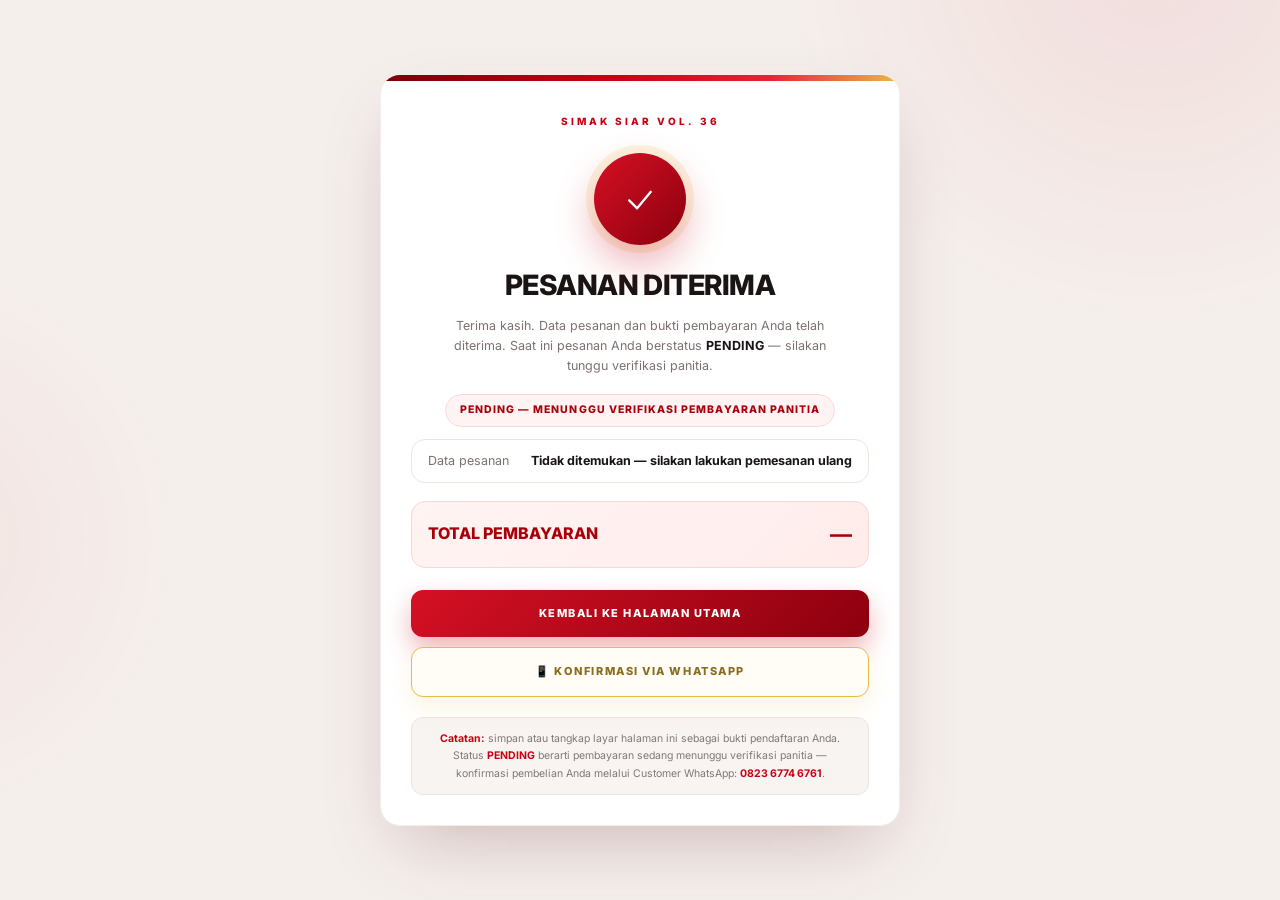
<file: success.html>
<!DOCTYPE html>
<html lang="id">
<head>
<meta charset="utf-8">
<meta name="viewport" content="width=device-width,initial-scale=1">
<meta name="theme-color" content="#780008">
<meta name="robots" content="noindex">
<title>Pesanan Diterima — Simak Siar Vol. 36</title>
<meta name="description" content="Konfirmasi pesanan Simak Siar Vol. 36. Status PENDING — pembayaran menunggu verifikasi panitia. Konfirmasi via Customer WhatsApp 0823 6774 6761.">
<link rel="icon" href="data:image/svg+xml,%3Csvg%20xmlns='http://www.w3.org/2000/svg'%20viewBox='0%200%2064%2064'%3E%3Crect%20width='64'%20height='64'%20rx='14'%20fill='%23a9000a'/%3E%3Ctext%20x='32'%20y='45'%20font-family='Arial,sans-serif'%20font-size='30'%20font-weight='900'%20fill='%23fff'%20text-anchor='middle'%3EJF%3C/text%3E%3C/svg%3E">
<link rel="preconnect" href="https://fonts.googleapis.com">
<link rel="preconnect" href="https://fonts.gstatic.com" crossorigin>
<link href="https://fonts.googleapis.com/css2?family=Inter:wght@400;600;700;800;900&amp;display=swap" rel="stylesheet">
<style>
:root{--red:#c90012;--gold:#e9b949;--ink:#1b1415;--muted:#7d7170;--line:#f0e4e1;--font:Inter,system-ui,-apple-system,"Segoe UI",Arial,sans-serif}
*{box-sizing:border-box}
::selection{background:rgba(201,0,18,.14)}
body{margin:0;min-height:100vh;display:flex;align-items:center;justify-content:center;padding:26px 16px;background:#f5efec;color:var(--ink);font-family:var(--font);line-height:1.6;-webkit-font-smoothing:antialiased}
body::before{content:"";position:fixed;inset:0;z-index:-1;pointer-events:none;background:radial-gradient(620px circle at 90% -5%,rgba(201,0,18,.07),transparent 60%),radial-gradient(520px circle at -8% 60%,rgba(201,0,18,.05),transparent 55%)}
@keyframes rise{from{opacity:0;transform:translateY(20px)}to{opacity:1;transform:none}}
@keyframes pop{from{transform:scale(.5);opacity:0}to{transform:scale(1);opacity:1}}
@keyframes draw{to{stroke-dashoffset:0}}
.card{width:min(520px,100%);background:#fff;border:1px solid rgba(148,20,25,.08);border-radius:20px;box-shadow:0 30px 70px -22px rgba(80,10,12,.26);overflow:hidden;animation:rise .5s ease both}
.bar{height:6px;background:linear-gradient(90deg,#780008,#c90012 45%,#e52337 75%,var(--gold))}
.inner{padding:32px 30px 30px;text-align:center}
.brand{font-size:10px;font-weight:800;letter-spacing:.3em;color:var(--red)}
.seal{width:92px;height:92px;margin:24px auto 18px;border-radius:50%;background:linear-gradient(135deg,#d51024,#8c000e);display:grid;place-items:center;box-shadow:0 18px 40px rgba(201,0,18,.32),0 0 0 8px rgba(233,185,73,.16);animation:pop .55s cubic-bezier(.34,1.56,.64,1) both}
.seal svg{width:46px;height:46px;stroke:#fff;fill:none;stroke-width:3.2;stroke-linecap:round;stroke-linejoin:round;stroke-dasharray:60;stroke-dashoffset:60;animation:draw .55s .4s ease-out forwards}
h1{font-size:clamp(22px,5vw,28px);margin:0 0 8px;letter-spacing:-.02em;text-transform:uppercase;font-weight:800}
.sub{font-size:12.5px;color:var(--muted);margin:0 auto 18px;max-width:400px}
.sub b{color:var(--ink)}
.status{display:inline-block;padding:7px 14px;border-radius:999px;background:#fff4f3;border:1px solid #f6d9d7;color:#a9000b;font-size:10.5px;font-weight:800;letter-spacing:.1em;text-transform:uppercase;margin-bottom:12px}
.mail-note{font-size:11.5px;font-weight:600;color:#7a5d12;background:#fdf7e7;border:1px solid #f1e2b6;border-radius:10px;padding:9px 12px;margin:0 auto 22px;max-width:380px;line-height:1.55}
.mail-note b{color:#a9000b;overflow-wrap:anywhere}
.rows{border:1px solid var(--line);border-radius:14px;overflow:hidden;text-align:left;margin-bottom:18px}
.row{display:flex;justify-content:space-between;gap:12px;padding:11px 16px;border-top:1px solid #f5ece9;font-size:12.5px}
.row:first-child{border-top:0}
.row span{color:var(--muted)}
.row strong{font-weight:700;text-align:right;overflow-wrap:anywhere}
.total{display:flex;justify-content:space-between;align-items:center;padding:15px 16px;background:linear-gradient(135deg,#fff4f3,#ffeceb);color:#a9000b;font-weight:800;border:1px solid #f6d9d7;border-radius:14px;margin-bottom:22px}
.total strong{font-size:22px;font-variant-numeric:tabular-nums}
.actions{display:flex;flex-direction:column;gap:10px;align-items:stretch}
.btn{display:inline-block;border:0;border-radius:12px;padding:15px 26px;background:linear-gradient(135deg,#d51024,#8c000e);color:#fff;font-size:11px;font-weight:800;letter-spacing:.14em;text-transform:uppercase;cursor:pointer;text-decoration:none;box-shadow:0 12px 26px rgba(201,0,18,.3);transition:transform .15s,box-shadow .2s,filter .2s;text-align:center}
.btn:hover{transform:translateY(-2px);box-shadow:0 16px 34px rgba(201,0,18,.38);filter:brightness(1.05)}
.btn:focus-visible{outline:2px solid var(--gold);outline-offset:3px}
.btn.ghost{background:#fffdf6;color:#8a6d1f;border:1.5px solid var(--gold);box-shadow:0 10px 22px rgba(233,185,73,.16)}
.btn.ghost:hover{box-shadow:0 14px 28px rgba(233,185,73,.28);filter:brightness(1.03)}
.note{font-size:10.5px;line-height:1.65;color:#827875;background:#f8f4f2;padding:12px 14px;border-radius:12px;border:1px solid #eee3df;margin:20px 0 0}
.note b{color:var(--red)}
@media(max-width:480px){.inner{padding:26px 18px 24px}}
@media(prefers-reduced-motion:reduce){*,*::before,*::after{animation:none!important;transition:none!important}.seal svg{stroke-dashoffset:0}}
</style>
</head>
<body>
<main class="card">
  <div class="bar"></div>
  <div class="inner">
    <div class="brand">SIMAK SIAR VOL. 36</div>
    <div class="seal" aria-hidden="true"><svg viewBox="0 0 64 64"><polyline points="17 34 28 45 47 22"/></svg></div>
    <h1>Pesanan Diterima</h1>
    <p class="sub">Terima kasih. Data pesanan dan bukti pembayaran Anda telah diterima. Saat ini pesanan Anda berstatus <b>PENDING</b> — silakan tunggu verifikasi panitia.</p>
    <div class="status" id="status">PENDING — Menunggu verifikasi pembayaran panitia</div>
    <p class="mail-note" id="mailNote" hidden>E-mail konfirmasi status PENDING telah dikirim ke <b id="mailTo"></b>. Jika tidak ditemukan, periksa folder spam/promosi.</p>
    <div class="rows" id="rows"></div>
    <div class="total"><span>TOTAL PEMBAYARAN</span><strong id="totalVal">—</strong></div>
    <div class="actions">
      <a class="btn" href="index.html">Kembali ke Halaman Utama</a>
      <a class="btn ghost" id="waBtn" href="https://wa.me/6282367746761" target="_blank" rel="noopener">📱 Konfirmasi via WhatsApp</a>
    </div>
    <p class="note"><b>Catatan:</b> simpan atau tangkap layar halaman ini sebagai bukti pendaftaran Anda. Status <b>PENDING</b> berarti pembayaran sedang menunggu verifikasi panitia — konfirmasi pembelian Anda melalui Customer WhatsApp: <b>0823 6774 6761</b>.</p>
  </div>
</main>
<script>
(()=>{
"use strict";
const rowsEl=document.getElementById("rows"),totalEl=document.getElementById("totalVal"),statusEl=document.getElementById("status");
const mailNote=document.getElementById("mailNote"),mailTo=document.getElementById("mailTo"),waBtn=document.getElementById("waBtn");
const ORDER_KEY="gf_order_id",RECEIPT_KEY="simaksiar_payment_receipt";
const CS_WA_LINK="https://wa.me/6282367746761";
let d=null;
try{d=JSON.parse(sessionStorage.getItem("jrfRegistration")||"null");}catch(e){d=null}

/* Fallback: bila data sesi tidak ada, bangun ulang dari localStorage (alur pembayaran QRIS) */
if(!d||typeof d!=="object"){
  let p=null;
  try{p=JSON.parse(localStorage.getItem("data_pemesan")||"null");}catch(e){p=null}
  if(p&&typeof p==="object"){
    const cart=p.cart||{};
    const items=Array.isArray(cart.items)?cart.items:[];
    d={
      nama:p.nama||"",
      email:p.email||"",
      whatsapp:p.wa||p.whatsapp||"",
      kategori:items.map(i=>(i.jenis||i.name||"Tiket")+" ×"+(i.qty||1)).join(", "),
      total:Number.isFinite(cart.totalPrice)?cart.totalPrice:null,
      namaFileBukti:localStorage.getItem(RECEIPT_KEY)||"",
      waktu:"",
      status:"PENDING — Menunggu verifikasi panitia"
    };
  }
}

let orderId="";
try{orderId=localStorage.getItem(ORDER_KEY)||"";}catch(e){}

let waktuStr="";
if(d&&d.waktu&&String(d.waktu).length){
  try{waktuStr=new Date(d.waktu).toLocaleString("id-ID",{day:"numeric",month:"long",year:"numeric",hour:"2-digit",minute:"2-digit"});}catch(e){waktuStr=String(d.waktu);}
}

/* Baris data: hanya tampil bila nilainya tersedia (Nama BIB / Size jersey otomatis
   disembunyikan pada alur yang tidak menyimpan data tersebut) */
const fields=[
  ["Order ID",orderId],
  ["Nama pemesan",d&&d.nama],
  ["E-mail",d&&d.email],
  ["WhatsApp",d&&d.whatsapp],
  ["Kategori tiket",d&&d.kategori],
  ["Nama BIB",d&&d.namaBib],
  ["Size jersey",d&&d.jersey],
  ["Bukti pembayaran",d&&d.namaFileBukti],
  ["Waktu pendaftaran",waktuStr]
];
let any=false;
fields.forEach(([label,v])=>{
  if(v==null||!String(v).trim().length)return;
  any=true;
  const row=document.createElement("div");
  row.className="row";
  const s=document.createElement("span");
  s.textContent=label;
  const b=document.createElement("strong");
  b.textContent=String(v);
  row.append(s,b);
  rowsEl.append(row);
});
if(!any){
  const row=document.createElement("div");
  row.className="row";
  const s=document.createElement("span");
  s.textContent="Data pesanan";
  const b=document.createElement("strong");
  b.textContent="Tidak ditemukan — silakan lakukan pemesanan ulang";
  row.append(s,b);
  rowsEl.append(row);
}

const fmt=new Intl.NumberFormat("id-ID",{style:"currency",currency:"IDR",maximumFractionDigits:0});
const totalNum=(d&&d.total!=null)?Number(d.total):NaN;
totalEl.textContent=Number.isFinite(totalNum)?fmt.format(totalNum):"—";

statusEl.textContent=(d&&d.status&&String(d.status).trim().length)?String(d.status):"PENDING — Menunggu verifikasi pembayaran panitia";

/* Info e-mail konfirmasi (EmailJS auto-reply dari halaman pembayaran) */
const buyerEmail=(d&&d.email)?String(d.email).trim():"";
if(/^[^\s@]+@[^\s@]+\.[^\s@]{2,}$/.test(buyerEmail)){
  mailTo.textContent=buyerEmail;
  mailNote.hidden=false;
}

/* Tombol konfirmasi via Customer WhatsApp — pesan otomatis berisi Order ID */
if(waBtn){
  const text="Halo Admin, saya mau konfirmasi pembayaran tiket SIMAK SIAR VOL. 36 dengan Order ID: "+(orderId||"-")+" yang masih berstatus PENDING. Mohon dibantu ya, terima kasih 🙏";
  waBtn.href=CS_WA_LINK+"?text="+encodeURIComponent(text);
}
})();
</script>
</body>
</html>
</file>
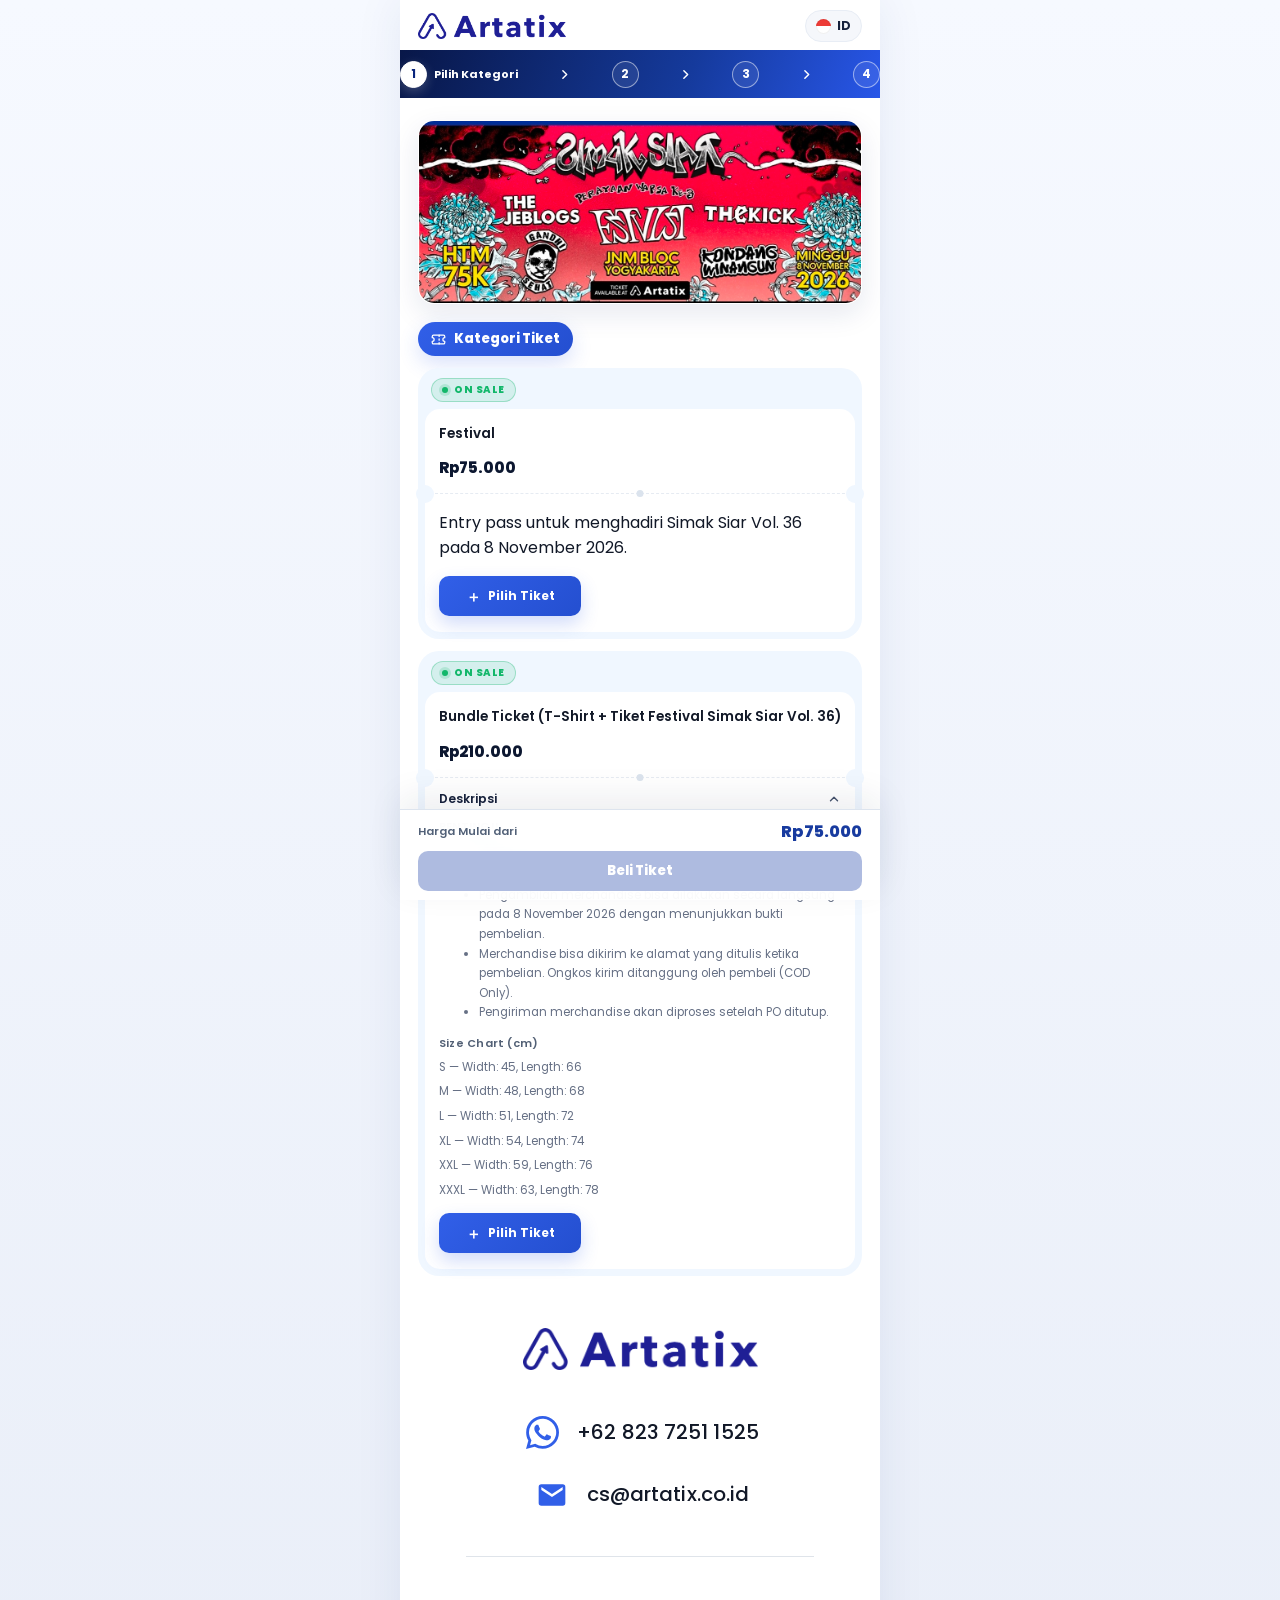
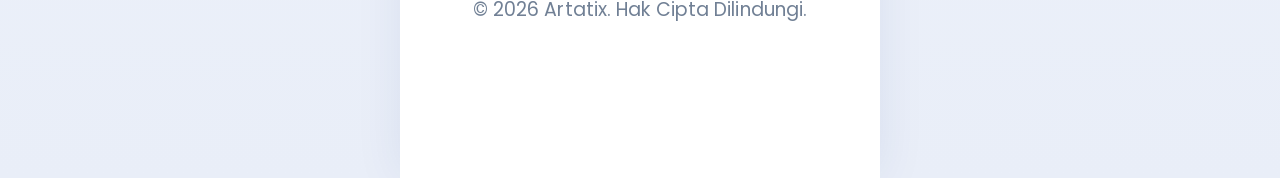
<file: tiket.html>
<!doctype html>
<html lang="id">
<head>
<meta charset="utf-8">
<meta name="viewport" content="width=device-width,initial-scale=1,viewport-fit=cover">
<meta name="referrer" content="strict-origin-when-cross-origin">
<title>Pilih Kategori Tiket | Simak Siar Vol. 36</title>
<meta name="theme-color" content="#081748">
<meta name="color-scheme" content="light">
<meta name="description" content="Pilih kategori tiket Simak Siar Vol. 36 — 8 November 2026, JNM Bloc Yogyakarta.">
<meta property="og:type" content="website">
<meta property="og:title" content="Pilih Kategori Tiket | Simak Siar Vol. 36">
<meta property="og:description" content="Kategori tiket Simak Siar Vol. 36.">
<meta property="og:image" content="https://artatixmyid.github.io/titikbalikfest/banner.png">
<meta property="og:image:alt" content="Poster Simak Siar Vol. 36 — 08 November 2026, JNM Bloc">
<meta property="og:url" content="https://artatixmyid.github.io/titikbalikfest/tiket.html">
<meta name="twitter:card" content="summary_large_image">
<meta name="twitter:image" content="https://artatixmyid.github.io/titikbalikfest/banner.png">
<meta name="twitter:image:alt" content="Poster Simak Siar Vol. 36 — 08 November 2026, JNM Bloc">
<link rel="canonical" href="https://artatixmyid.github.io/titikbalikfest/tiket.html">
<link rel="icon" type="image/png" href="logo-artatix.png">
<link rel="apple-touch-icon" href="logo-artatix.png">
<link rel="preload" as="image" href="banner.png">
<link rel="preconnect" href="https://fonts.googleapis.com">
<link rel="preconnect" href="https://fonts.gstatic.com" crossorigin>
<link href="https://fonts.googleapis.com/css2?family=Poppins:wght@400;600;700;800&amp;display=swap" rel="stylesheet">
<style>
:root{--navy:#09257c;--blue:#315fe8;--blue2:#244fd0;--ink:#111827;--muted:#667085;--card:#f0f7ff;--green:#12b76a;--green-bg:rgba(18,183,106,.12);--red:#d9363e;--red-bg:rgba(217,54,62,.1)}
*{box-sizing:border-box}
[hidden]{display:none!important}
html{-webkit-text-size-adjust:100%}
body{margin:0;background:linear-gradient(180deg,#f6f9ff,#e9eef8);color:var(--ink);font-family:Poppins,system-ui,-apple-system,"Segoe UI",sans-serif;-webkit-font-smoothing:antialiased;-webkit-tap-highlight-color:transparent}
img{display:block;max-width:100%;height:auto}
a{color:inherit;text-decoration:none}
button{font:inherit;touch-action:manipulation}
button:focus-visible,a:focus-visible,summary:focus-visible{outline:3px solid rgba(49,95,232,.3);outline-offset:2px}
::selection{background:rgba(49,95,232,.16)}
.sr-only{position:absolute;width:1px;height:1px;margin:-1px;padding:0;overflow:hidden;clip:rect(0 0 0 0);white-space:nowrap;border:0}
.page{max-width:480px;margin:auto;min-height:100vh;background:#fff;box-shadow:0 0 45px rgba(22,55,130,.08)}
.wrap{padding-inline:18px}
.topbar{padding:10px 0 8px;background:#fff}
.bar-inner{display:flex;align-items:center;justify-content:space-between;gap:12px}
.brand img{width:148px;max-height:36px;object-fit:contain;object-position:left center}
.lang{display:inline-flex;align-items:center;gap:6px;padding:6px 10px;border:1px solid #e8edf5;border-radius:999px;background:#f5f7fb;font-size:12px;font-weight:700;color:#16213b}
.flag{width:15px;height:15px;border-radius:50%;background:linear-gradient(#ed3b36 0 50%,#fff 50%);box-shadow:inset 0 0 0 1px rgba(0,0,0,.06)}
.progress{background:linear-gradient(110deg,#081748,#153a9c 60%,#2856e8)}
.steps{height:48px;display:flex;align-items:center;list-style:none;margin:0;padding:0}
.step{display:flex;align-items:center;gap:7px;flex:none}
.s-dot{width:27px;height:27px;border-radius:50%;display:grid;place-items:center;font-size:12px;font-weight:700;color:#fff;border:1px solid rgba(255,255,255,.5);background:rgba(255,255,255,.08)}
.step.active .s-dot{background:#fff;color:var(--navy);border-color:#fff;box-shadow:0 4px 12px rgba(255,255,255,.2)}
.s-label{font-size:11px;font-weight:700;color:#fff;white-space:nowrap}
.s-sep{display:flex;align-items:center;justify-content:center;flex:1;min-width:8px}
.s-sep svg{width:13px;height:13px;fill:none;stroke:#fff;stroke-width:2.7;stroke-linecap:round;stroke-linejoin:round}
main{padding-bottom:120px}
.banner{width:100%;margin-top:22px;border-radius:16px;border:1px solid rgba(255,255,255,.9);box-shadow:0 10px 28px rgba(18,43,111,.1)}
.heading{display:flex;align-items:center;gap:8px;width:max-content;max-width:100%;margin:18px 0 12px;padding:7px 13px;border-radius:999px;background:linear-gradient(135deg,var(--blue),var(--blue2));color:#fff;font-size:13px;font-weight:800;box-shadow:0 8px 20px rgba(49,95,232,.18)}
.heading svg{width:15px;height:15px;flex:none;fill:none;stroke:#fff;stroke-width:2;stroke-linecap:round;stroke-linejoin:round}
.tickets{display:grid;gap:12px}
.ticket-card{position:relative;border-radius:21px;background:var(--card);transition:box-shadow .25s ease;animation:rise .5s ease backwards}
.ticket-card:nth-child(2){animation-delay:.05s}
.ticket-card:nth-child(3){animation-delay:.1s}
.ticket-card:nth-child(4){animation-delay:.15s}
.ticket-card:nth-child(5){animation-delay:.2s}
@keyframes rise{from{opacity:0;transform:translateY(10px)}}
.ticket-card.selected{box-shadow:0 0 0 2px var(--blue),0 10px 26px rgba(49,95,232,.14)}
.ticket-top{display:flex;align-items:center;justify-content:space-between;gap:8px;padding:10px 13px 0}
.status{display:inline-flex;align-items:center;gap:6px;padding:3px 10px;border-radius:999px;font-size:10px;font-weight:800;letter-spacing:.05em;text-transform:uppercase}
.sale-status{color:var(--green);background:var(--green-bg);border:1px solid rgba(18,183,106,.3)}
.sold-status{color:var(--red);background:var(--red-bg);border:1px solid rgba(217,54,62,.25)}
.status-dot{width:6px;height:6px;border-radius:50%;background:currentColor}
.sale-status .status-dot{box-shadow:0 0 0 3px rgba(18,183,106,.18);animation:blink 1.4s ease-in-out infinite}
.sold-status .status-dot{box-shadow:0 0 0 3px rgba(217,54,62,.15)}
@keyframes blink{50%{opacity:.25}}
.qty-badge{padding:3px 9px;border-radius:999px;background:var(--blue);color:#fff;font-size:10px;font-weight:800}
.stock-alert{display:flex;align-items:center;justify-content:center;gap:7px;margin-top:12px;padding:8px 12px;border-radius:11px;border:1px solid rgba(245,158,11,.45);background:linear-gradient(120deg,#fff8e1,#ffe9ad,#fff8e1);background-size:220% 100%;color:#92400e;font-size:10px;font-weight:800;letter-spacing:.06em;text-transform:uppercase;position:relative;overflow:hidden;box-shadow:inset 0 1px 0 rgba(255,255,255,.75),0 3px 10px rgba(245,158,11,.14);animation:slide-bg 3s linear infinite}
.stock-alert::after{content:"";position:absolute;top:0;bottom:0;left:0;width:55%;background:linear-gradient(105deg,transparent,rgba(255,255,255,.85),transparent);transform:translateX(-130%);animation:sweep 2.6s ease-in-out infinite}
.stock-alert .warn{font-size:12px;line-height:1;animation:wiggle 1.5s ease-in-out infinite;transform-origin:50% 60%}
@keyframes slide-bg{to{background-position:220% 0}}
@keyframes sweep{60%,100%{transform:translateX(340%)}}
@keyframes wiggle{0%,100%{transform:rotate(-10deg) scale(1)}50%{transform:rotate(10deg) scale(1.18)}}
.ticket-main{margin:7px;padding:15px 14px 16px;border-radius:15px;background:#fff}
.ticket-main h2{margin:0;font-size:13.5px;line-height:1.5;font-weight:600}
.price{display:block;margin-top:12px;font-size:15px;font-weight:800;color:#0c1730}
.ticket-rule{position:relative;margin:14px -14px 0;border-top:1px dashed #e6ebf2}
.ticket-rule::before,.ticket-rule::after{content:"";position:absolute;top:-9px;width:18px;height:18px;border-radius:50%;background:var(--card)}
.ticket-rule::before{left:-9px}
.ticket-rule::after{right:-9px}
.ticket-rule i{position:absolute;left:50%;top:-4px;width:7px;height:7px;border-radius:50%;background:#dbe3ed;transform:translateX(-50%)}
.details{margin-top:12px}
.details summary{display:flex;align-items:center;justify-content:space-between;gap:10px;cursor:pointer;list-style:none;font-size:12px;font-weight:600;color:#16213b;user-select:none;-webkit-user-select:none}
.details summary::-webkit-details-marker{display:none}
.summary-icon{display:grid;place-items:center;color:#46546d;transition:transform .2s ease}
.summary-icon svg{width:14px;height:14px;fill:none;stroke:currentColor;stroke-width:2.4;stroke-linecap:round;stroke-linejoin:round}
.details[open] .summary-icon{transform:rotate(180deg)}
.details-body{margin-top:9px;color:var(--muted);font-size:11.5px;line-height:1.7;animation:reveal .2s ease}
.details-body strong{display:block;margin-bottom:5px;color:#526075;font-size:11px;font-weight:600;letter-spacing:.02em}
.details-body p{margin:0 0 5px}
.details-body p:last-child{margin-bottom:0}
@keyframes reveal{from{opacity:0;transform:translateY(-4px)}}
.picker{margin-top:13px;display:flex;justify-content:flex-start}.picker .choose{width:auto;min-width:142px;padding:0 16px}
.choose{width:100%;height:40px;border:0;border-radius:10px;cursor:pointer;color:#fff;font-size:12px;font-weight:700;display:flex;align-items:center;justify-content:center;gap:7px;background:linear-gradient(135deg,var(--blue),var(--blue2));box-shadow:0 8px 18px rgba(49,95,232,.22);transition:transform .15s ease,filter .15s ease}
.choose span{font-size:15px;line-height:1}
.choose:hover{filter:brightness(1.05)}
.choose:active{transform:scale(.98)}
.qty{display:grid;grid-template-columns:1fr 40px 44px 40px;align-items:center;gap:6px;padding:4px;background:#eef3ff;border:1px solid #dce7ff;border-radius:10px}
.qty-label{padding-left:8px;color:#65758e;font-size:11px;font-weight:600}
.qty-btn{width:40px;height:34px;border:0;border-radius:8px;background:var(--blue);color:#fff;font-size:19px;font-weight:700;cursor:pointer;line-height:1;display:grid;place-items:center;transition:transform .15s ease,filter .15s ease}
.qty-btn:hover{filter:brightness(1.06)}
.qty-btn:active{transform:scale(.94)}
.qty-value{text-align:center;font-size:15px;font-weight:800;color:#173b9d}
.sticky{position:fixed;left:50%;bottom:0;transform:translateX(-50%);width:100%;max-width:480px;z-index:50;background:rgba(255,255,255,.92);backdrop-filter:blur(18px);-webkit-backdrop-filter:blur(18px);border-top:1px solid rgba(216,224,236,.85);box-shadow:0 -12px 34px rgba(20,35,70,.08);padding:9px 0 calc(9px + env(safe-area-inset-bottom))}
.p-row{display:flex;align-items:center;justify-content:space-between;gap:10px}
.p-label{font-size:11px;font-weight:600;color:#526178}
.p-price{font-size:16px;font-weight:800;color:#183b9f}
.buy{margin-top:7px;width:100%;height:40px;border:0;border-radius:10px;font-size:13px;font-weight:800;color:#fff;background:#aebbe0;cursor:not-allowed;transition:background .2s ease,box-shadow .2s ease,filter .15s ease,transform .15s ease}
.buy.enabled{background:linear-gradient(135deg,var(--blue),var(--blue2));cursor:pointer;box-shadow:0 10px 22px rgba(49,95,232,.24)}
.buy.enabled:hover{filter:brightness(1.05)}
.buy.enabled:active{transform:scale(.99)}
.toast{position:fixed;left:50%;bottom:110px;z-index:80;transform:translate(-50%,14px);max-width:calc(100vw - 48px);padding:9px 15px;border-radius:999px;background:#0d1834;color:#fff;font-size:11.5px;font-weight:600;text-align:center;box-shadow:0 12px 30px rgba(10,20,50,.24);opacity:0;pointer-events:none;transition:opacity .22s ease,transform .22s ease}
.toast.show{opacity:1;transform:translate(-50%,0)}
.noscript-warn{margin:14px 0 0;padding:10px 14px;border:1px solid rgba(245,158,11,.45);border-radius:11px;background:#fff8e1;color:#92400e;font-size:11.5px;font-weight:600;line-height:1.6}
@media(prefers-reduced-motion:reduce){*,*::before,*::after{animation:none!important;transition:none!important}}

.footer{position:relative;isolation:isolate;overflow:hidden;margin-top:44px;padding:0 0 20px;color:#e9efff}
.footer::before{content:"";display:block;height:1px;margin:0 12% 24px;background:linear-gradient(90deg,transparent,rgba(111,143,255,.65),rgba(255,255,255,.18),rgba(111,143,255,.65),transparent)}
.footer-glow{position:absolute;border-radius:50%;pointer-events:none;filter:blur(2px);z-index:-1}
.footer-glow-a{width:260px;height:260px;right:-130px;top:-80px;background:radial-gradient(circle,rgba(65,101,255,.28),transparent 68%)}
.footer-glow-b{width:220px;height:220px;left:-130px;bottom:0;background:radial-gradient(circle,rgba(0,199,255,.13),transparent 68%)}
.footer-shell{position:relative;overflow:hidden;display:grid;grid-template-columns:1fr 1fr;gap:12px;padding:21px 15px 16px;border:1px solid rgba(120,148,226,.28);border-radius:22px;background:linear-gradient(145deg,rgba(5,14,39,.98),rgba(11,27,64,.98) 55%,rgba(13,31,70,.98)),radial-gradient(circle at 80% 0%,rgba(71,109,239,.18),transparent 40%);box-shadow:0 24px 70px rgba(5,17,48,.22),inset 0 1px 0 rgba(255,255,255,.09),inset 0 -46px 90px -46px rgba(64,98,255,.30)}
.footer-edge{position:absolute;top:0;left:12%;right:12%;height:1px;z-index:2;background:linear-gradient(90deg,transparent,rgba(140,168,255,.8) 28%,rgba(255,255,255,.95) 50%,rgba(140,168,255,.8) 72%,transparent);pointer-events:none}
.footer-shell::before{content:"";position:absolute;inset:0;pointer-events:none;opacity:.34;background-image:linear-gradient(rgba(255,255,255,.025) 1px,transparent 1px),linear-gradient(90deg,rgba(255,255,255,.025) 1px,transparent 1px);background-size:26px 26px;-webkit-mask-image:linear-gradient(to bottom,black,transparent 88%);mask-image:linear-gradient(to bottom,black,transparent 88%)}
.footer-shell::after{content:"";position:absolute;width:420px;height:120px;left:22%;bottom:-105px;border-radius:50%;background:rgba(67,83,224,.18);filter:blur(28px);pointer-events:none}
.footer-main,.footer-panel{position:relative;z-index:1;min-width:0}
.footer-main{grid-column:1/-1}
.footer-brand-row{display:flex;align-items:center;justify-content:space-between;gap:10px;flex-wrap:wrap}
.footer-brand{display:inline-flex;align-items:center;gap:9px;min-height:48px;padding:7px 14px 7px 8px;border:1px solid rgba(255,255,255,.12);border-radius:15px;background:linear-gradient(135deg,rgba(255,255,255,.09),rgba(255,255,255,.035));box-shadow:inset 0 1px 0 rgba(255,255,255,.1),0 10px 25px rgba(0,0,0,.14);transition:transform .2s ease}
.footer-brand img{width:150px;height:auto;max-height:39px;object-fit:contain;mix-blend-mode:screen}
.footer-badge{display:inline-flex;align-items:center;gap:6px;padding:6px 11px;border:1px solid rgba(98,228,170,.32);border-radius:999px;background:linear-gradient(135deg,rgba(98,228,170,.14),rgba(98,228,170,.04));color:#8df0bd;font-size:8.5px;font-weight:800;letter-spacing:.12em;text-transform:uppercase}
.footer-badge svg{width:11px;height:11px;fill:none;stroke:currentColor;stroke-width:2.6;stroke-linecap:round;stroke-linejoin:round}
.footer-brand-mark{display:grid;grid-template-columns:repeat(3,5px);align-items:end;gap:3px;width:20px;height:20px}
.footer-brand-mark span{display:block;border-radius:3px;background:linear-gradient(180deg,#89a6ff,#315fe8);box-shadow:0 0 12px rgba(75,115,255,.55)}
.footer-brand-mark span:nth-child(1){height:9px}
.footer-brand-mark span:nth-child(2){height:15px}
.footer-brand-mark span:nth-child(3){height:20px}
.footer-kicker{display:flex;align-items:center;gap:7px;margin-top:16px;color:#86a0d9;font-size:8px;line-height:1;font-weight:800;letter-spacing:.17em}
.footer-kicker i{width:6px;height:6px;border-radius:50%;background:#62e4aa;box-shadow:0 0 0 4px rgba(98,228,170,.08),0 0 14px rgba(98,228,170,.45)}
.footer-tagline{max-width:330px;margin:10px 0 0;color:#aebddc;font-size:11px;line-height:1.72;font-weight:500}
.footer-trust{display:flex;flex-wrap:wrap;gap:6px;margin-top:15px}
.footer-trust span{display:inline-flex;align-items:center;gap:6px;padding:6px 9px;border:1px solid rgba(129,157,226,.14);border-radius:999px;background:rgba(255,255,255,.035);color:#8195bc;font-size:8px;font-weight:700}
.footer-trust b{display:inline-grid;place-items:center;width:14px;height:14px;border-radius:50%;background:rgba(98,228,170,.14);color:#68dda8;font-size:9px;box-shadow:0 0 10px rgba(98,228,170,.22)}
.footer-panel{padding:13px 11px;border:1px solid rgba(116,143,213,.13);border-radius:17px;background:rgba(255,255,255,.025);transition:border-color .2s ease,background .2s ease}
.footer-label{display:block;margin:0 0 12px;color:#6f86b8;font-size:8px;font-weight:800;letter-spacing:.16em;text-transform:uppercase}
.footer-links,.footer-support{display:flex;flex-direction:column;align-items:flex-start;gap:8px}
.footer-links a,.footer-support a:not(.footer-cs){display:flex;align-items:center;gap:8px;width:100%;color:#dce6ff;font-size:10.5px;font-weight:600;transition:color .2s ease,transform .2s ease}
.footer-links a:hover,.footer-support a:not(.footer-cs):hover{color:#fff;transform:translateX(3px)}
.footer-arrow{display:grid;place-items:center;width:22px;height:22px;flex:0 0 22px;border:1px solid rgba(125,151,221,.17);border-radius:7px;background:rgba(255,255,255,.04);color:#7e9be6;font-size:11px;transition:background .2s ease,border-color .2s ease,color .2s ease}
.f-ico{display:grid;place-items:center;width:25px;height:25px;flex:0 0 25px;border:1px solid rgba(125,151,221,.17);border-radius:8px;background:rgba(255,255,255,.04);color:#8fa9ef;transition:background .2s ease,border-color .2s ease,color .2s ease}
.f-ico svg{width:13px;height:13px}
a.footer-cs{display:flex;align-items:center;gap:10px;width:100%;padding:10px 11px;border:1px solid rgba(98,228,170,.30);border-radius:14px;background:linear-gradient(135deg,rgba(98,228,170,.10),rgba(98,228,170,.03));transition:border-color .2s ease,background .2s ease}
a.footer-cs .f-ico{border-color:rgba(98,228,170,.30);background:rgba(98,228,170,.08);color:#7fe6ae}
.footer-cs-body{min-width:0;display:grid;gap:2px}
.footer-cs-label{font-size:8px;font-weight:800;letter-spacing:.14em;text-transform:uppercase;color:#6fd8a8}
.footer-cs-number{font-size:14px;font-weight:800;letter-spacing:.03em;line-height:1.25;color:#fff}
.footer-live{display:flex;align-items:center;gap:7px;margin-top:7px;padding-top:9px;width:100%;border-top:1px solid rgba(255,255,255,.07);color:#7185ac;font-size:8px;font-weight:700}
.footer-live i{width:6px;height:6px;border-radius:50%;background:#61e0a4;box-shadow:0 0 0 4px rgba(97,224,164,.08),0 0 10px rgba(97,224,164,.35)}
@keyframes livePulse{0%,100%{box-shadow:0 0 0 4px rgba(97,224,164,.10),0 0 10px rgba(97,224,164,.35)}50%{box-shadow:0 0 0 7px rgba(97,224,164,.04),0 0 16px rgba(97,224,164,.55)}}
.footer-kicker i,.footer-live i{animation:livePulse 2.4s ease-in-out infinite}
.footer-bottom{position:relative;z-index:1;padding:14px 5px 0;text-align:center}
.footer-bottom::before{content:"";display:block;height:1px;margin:0 10% 12px;background:linear-gradient(90deg,transparent,rgba(125,151,221,.25),transparent)}
.footer-bottom p{margin:0;color:#65789f;font-size:9px;font-weight:600;letter-spacing:.03em;line-height:1.8}
.footer-bottom strong{color:#8ea6df;font-weight:800;letter-spacing:.08em}
.footer-brand:hover{transform:translateY(-1px)}
.footer-panel:hover{border-color:rgba(125,152,224,.30);background:rgba(255,255,255,.045)}
a.footer-cs:hover{border-color:rgba(98,228,170,.5);background:linear-gradient(135deg,rgba(98,228,170,.16),rgba(98,228,170,.06))}
.footer-links a:hover .footer-arrow,.footer-support a:not(.footer-cs):hover .f-ico{background:rgba(255,255,255,.12);border-color:rgba(125,151,221,.38);color:#aac4ff}
@media (max-width:390px){
  .footer-shell{grid-template-columns:1fr}
  .footer-main{grid-column:auto}
  .footer-trust span{font-size:7.5px}
  .footer-cs-number{font-size:13px}
}

/* Artatix footer — mengikuti tampilan footer referensi/live */
.artatix-footer{
  position:relative!important;
  width:100%!important;
  margin:52px 0 0!important;
  padding:0 0 34px!important;
  background:#fff!important;
  color:#111827!important;
  border:0!important;
  border-radius:0!important;
  box-shadow:none!important;
  overflow:visible!important;
}
.artatix-footer::before,.artatix-footer::after{display:none!important}
.artatix-footer-inner{
  width:100%!important;
  max-width:680px!important;
  margin:0 auto!important;
  padding:0 24px!important;
  text-align:center!important;
}
.artatix-footer-logo{
  display:flex!important;
  align-items:center!important;
  justify-content:center!important;
  width:100%!important;
  margin:0 auto 42px!important;
  padding:0!important;
  background:none!important;
  border:0!important;
  box-shadow:none!important;
  text-decoration:none!important;
}
.artatix-footer-logo img{
  display:block!important;
  width:min(190px,58vw)!important;
  height:auto!important;
  max-height:none!important;
  object-fit:contain!important;
  mix-blend-mode:normal!important;
}
.artatix-footer-contact-list{
  display:grid!important;
  justify-items:center!important;
  gap:20px!important;
}
.artatix-footer-contact{
  display:flex!important;
  align-items:center!important;
  justify-content:center!important;
  gap:12px!important;
  min-height:42px!important;
  margin:0!important;
  padding:0!important;
  color:#111827!important;
  background:none!important;
  border:0!important;
  text-decoration:none!important;
  font-size:17px!important;
  line-height:1.35!important;
  font-weight:500!important;
  letter-spacing:.005em!important;
  transform:none!important;
}
.artatix-footer-contact:hover,.artatix-footer-contact:focus-visible{color:#111827!important;transform:none!important}
.artatix-footer-icon{
  width:38px!important;
  height:38px!important;
  flex:0 0 38px!important;
  display:grid!important;
  place-items:center!important;
  border:0!important;
  border-radius:0!important;
  background:transparent!important;
  color:#315fe8!important;
}
.artatix-footer-icon svg{width:30px!important;height:30px!important;display:block!important;fill:currentColor!important;stroke:none!important}
.artatix-footer-icon.mail svg{width:29px!important;height:29px!important}
.artatix-footer-divider{
  width:100%!important;
  height:1px!important;
  margin:40px auto 38px!important;
  background:#dfe4ea!important;
}
.artatix-footer-copy{
  margin:0!important;
  padding:0!important;
  color:#718095!important;
  font-size:16px!important;
  line-height:1.55!important;
  font-weight:400!important;
  letter-spacing:.005em!important;
}
@media (min-width:700px){
  .artatix-footer-inner{padding:0 48px!important}
  .artatix-footer-logo img{width:235px!important}
  .artatix-footer-contact{font-size:20px!important;gap:14px!important}
  .artatix-footer-icon{width:42px!important;height:42px!important;flex-basis:42px!important}
  .artatix-footer-icon svg{width:33px!important;height:33px!important}
  .artatix-footer-icon.mail svg{width:32px!important;height:32px!important}
  .artatix-footer-copy{font-size:19px!important}
}
@media (max-width:380px){
  .artatix-footer-inner{padding:0 18px!important}
  .artatix-footer-logo{margin-bottom:36px!important}
  .artatix-footer-logo img{width:min(180px,62vw)!important}
  .artatix-footer-contact{font-size:15px!important}
  .artatix-footer-icon{width:36px!important;height:36px!important;flex-basis:36px!important}
  .artatix-footer-icon svg{width:28px!important;height:28px!important}
  .artatix-footer-icon.mail svg{width:27px!important;height:27px!important}
  .artatix-footer-divider{margin-top:36px!important;margin-bottom:32px!important}
  .artatix-footer-copy{font-size:14px!important}
}
</style>
</head>
<body>
<div class="page">
<header class="topbar"><div class="wrap bar-inner">
<a class="brand" href="index.html" aria-label="Artatix beranda"><img src="logo-artatix.png" alt="Artatix" width="148" height="39" decoding="async"></a>
<span class="lang"><span class="flag" aria-hidden="true"></span>ID</span>
</div></header>
<nav class="progress" aria-label="Langkah pemesanan"><ol class="steps wrap">
<li class="step active" aria-current="step"><span class="s-dot">1</span><span class="s-label">Pilih Kategori</span></li>
<li class="s-sep" aria-hidden="true"><svg viewBox="0 0 24 24"><path d="M9 5l7 7-7 7"/></svg></li>
<li class="step"><span class="s-dot">2</span><span class="sr-only">Langkah 2</span></li>
<li class="s-sep" aria-hidden="true"><svg viewBox="0 0 24 24"><path d="M9 5l7 7-7 7"/></svg></li>
<li class="step"><span class="s-dot">3</span><span class="sr-only">Langkah 3</span></li>
<li class="s-sep" aria-hidden="true"><svg viewBox="0 0 24 24"><path d="M9 5l7 7-7 7"/></svg></li>
<li class="step"><span class="s-dot">4</span><span class="sr-only">Langkah 4</span></li>
</ol></nav>
<main class="wrap">
<noscript><div class="noscript-warn" role="alert">Aktifkan JavaScript untuk memilih kategori tiket. Jika tombol tidak merespons, JavaScript mungkin sedang dimatikan di browser Anda.</div></noscript>
<img class="banner" src="banner.png" alt="TITIK BALIK FESTIVAL 2027 — 30 Januari 2027, Graha Cakrawala Malang" width="1400" height="520" fetchpriority="high" decoding="async">
<h1 class="heading"><svg viewBox="0 0 24 24" aria-hidden="true"><path d="M2 9a3 3 0 0 1 0 6v2a2 2 0 0 0 2 2h16a2 2 0 0 0 2-2v-2a3 3 0 0 1 0-6V7a2 2 0 0 0-2-2H4a2 2 0 0 0-2 2Z"/><path d="M13 5v2m0 4v2m0 4v2"/></svg>Kategori Tiket</h1>
<section class="tickets" aria-label="Daftar kategori tiket">
<article class="ticket-card sale" data-ticket="Festival" data-price="75000" aria-label="Tiket Festival">
<div class="ticket-top"><span class="status sale-status"><span class="status-dot"></span>On Sale</span><span class="qty-badge" hidden></span></div>
<div class="ticket-main">
<h2>Festival</h2>
<span class="price">Rp75.000</span>
<div class="ticket-rule"><i></i></div>
<p>Entry pass untuk menghadiri Simak Siar Vol. 36 pada 8 November 2026.</p>
<div class="picker">
<button class="choose" type="button"><span aria-hidden="true">＋</span> Pilih Tiket</button>
<div class="qty" hidden><span class="qty-label">Jumlah tiket</span><button class="qty-btn minus" type="button" aria-label="Kurangi tiket">−</button><output class="qty-value">0</output><button class="qty-btn plus" type="button" aria-label="Tambah tiket">+</button></div>
</div>
</div>
</article>
<article class="ticket-card sale" data-ticket="Bundle Ticket (T-Shirt + Tiket Festival Simak Siar Vol. 36)" data-price="210000" aria-label="Bundle Ticket T-Shirt dan Tiket Festival">
<div class="ticket-top"><span class="status sale-status"><span class="status-dot"></span>On Sale</span><span class="qty-badge" hidden></span></div>
<div class="ticket-main">
<h2>Bundle Ticket (T-Shirt + Tiket Festival Simak Siar Vol. 36)</h2>
<span class="price">Rp210.000</span>
<div class="ticket-rule"><i></i></div>
<details class="details" open><summary><span>Deskripsi</span><span class="summary-icon" aria-hidden="true"><svg viewBox="0 0 24 24"><path d="m6 9 6 6 6-6"/></svg></span></summary>
<div class="details-body">
<strong>PENTING!!</strong>
<ul>
<li>Harga merchandise yang tercantum sudah termasuk tiket Simak Siar Vol. 36.</li>
<li>Pengambilan merchandise bisa dilakukan secara langsung pada 8 November 2026 dengan menunjukkan bukti pembelian.</li>
<li>Merchandise bisa dikirim ke alamat yang ditulis ketika pembelian. Ongkos kirim ditanggung oleh pembeli (COD Only).</li>
<li>Pengiriman merchandise akan diproses setelah PO ditutup.</li>
</ul>
<strong>Size Chart (cm)</strong>
<p>S — Width: 45, Length: 66</p><p>M — Width: 48, Length: 68</p>
<p>L — Width: 51, Length: 72</p><p>XL — Width: 54, Length: 74</p>
<p>XXL — Width: 59, Length: 76</p><p>XXXL — Width: 63, Length: 78</p>
</div></details>
<div class="picker">
<button class="choose" type="button"><span aria-hidden="true">＋</span> Pilih Tiket</button>
<div class="qty" hidden><span class="qty-label">Jumlah tiket</span><button class="qty-btn minus" type="button" aria-label="Kurangi tiket">−</button><output class="qty-value">0</output><button class="qty-btn plus" type="button" aria-label="Tambah tiket">+</button></div>
</div>
</div>
</article>
</section>
<footer class="footer artatix-footer" aria-label="Informasi Artatix">
  <div class="artatix-footer-inner">
    <a class="artatix-footer-logo" href="index.html" aria-label="Artatix — kembali ke beranda">
      <img src="logo-artatix.png" alt="Artatix" width="235" height="54" loading="lazy" decoding="async">
    </a>
    <div class="artatix-footer-contact-list">
      <a class="artatix-footer-contact" href="https://wa.me/6282372511525" aria-label="WhatsApp Artatix">
        <span class="artatix-footer-icon" aria-hidden="true"><svg viewBox="0 0 24 24"><path d="M20.5 3.5A11.9 11.9 0 0 0 12.05 0C5.47 0 .12 5.35.12 11.93c0 2.1.55 4.15 1.59 5.96L.02 24l6.25-1.64a11.86 11.86 0 0 0 5.78 1.49h.01c6.58 0 11.93-5.35 11.93-11.93 0-3.19-1.24-6.19-3.49-8.42ZM12.06 21.8h-.01a9.84 9.84 0 0 1-5.02-1.37l-.36-.21-3.71.97.99-3.62-.23-.37a9.88 9.88 0 1 1 8.34 4.6Zm5.42-7.4c-.3-.15-1.77-.87-2.04-.97-.27-.1-.47-.15-.67.15-.2.3-.77.97-.94 1.17-.17.2-.35.22-.65.07-.3-.15-1.24-.46-2.36-1.46-.87-.78-1.46-1.74-1.63-2.04-.17-.3-.02-.46.13-.61.14-.14.3-.35.45-.52.15-.17.2-.3.3-.5.1-.2.05-.37-.02-.52-.07-.15-.67-1.62-.92-2.22-.24-.58-.49-.5-.67-.51h-.57c-.2 0-.52.07-.79.37-.27.3-1.04 1.02-1.04 2.49s1.07 2.89 1.22 3.09c.15.2 2.1 3.21 5.08 4.5.71.31 1.26.49 1.69.63.71.23 1.36.2 1.87.12.57-.09 1.77-.72 2.02-1.42.25-.7.25-1.3.17-1.42-.07-.12-.27-.2-.57-.35Z"/></svg></span>
        <span>+62 823 7251 1525</span>
      </a>
      <a class="artatix-footer-contact" href="mailto:cs@artatix.co.id" aria-label="Email Artatix">
        <span class="artatix-footer-icon mail" aria-hidden="true"><svg viewBox="0 0 24 24"><path d="M20 4H4a2 2 0 0 0-2 2v12a2 2 0 0 0 2 2h16a2 2 0 0 0 2-2V6a2 2 0 0 0-2-2Zm0 4.2-8 5.33L4 8.2V6l8 5.33L20 6v2.2Z"/></svg></span>
        <span>cs@artatix.co.id</span>
      </a>
    </div>
    <div class="artatix-footer-divider" aria-hidden="true"></div>
    <p class="artatix-footer-copy">© 2026 Artatix. Hak Cipta Dilindungi.</p>
  </div>
</footer>
</main>
</div>
<section class="sticky" aria-label="Ringkasan pembelian"><div class="wrap">
<div class="p-row" aria-live="polite"><span class="p-label">Harga Mulai dari</span><strong class="p-price">Rp75.000</strong></div>
<button class="buy" type="button" disabled>Beli Tiket</button>
</div></section>
<div class="toast" role="status"></div>
<script>
(() => {
  "use strict";
  const KEY = "gf_checkout_items_v1";
  const MAX_QTY = 10;
  const BASE_PRICE = 75000;
  const cards = [...document.querySelectorAll(".ticket-card.sale")];
  const buy = document.querySelector(".buy");
  const pLabel = document.querySelector(".p-label");
  const pPrice = document.querySelector(".p-price");
  const toastEl = document.querySelector(".toast");
  const rp = n => "Rp" + n.toLocaleString("id-ID");
  let toastTimer;

  const toast = msg => {
    toastEl.textContent = msg;
    toastEl.classList.add("show");
    clearTimeout(toastTimer);
    toastTimer = setTimeout(() => toastEl.classList.remove("show"), 1800);
  };

  const qtyOf = card => +card.dataset.qty || 0;

  const updateBar = () => {
    let count = 0, sum = 0;
    cards.forEach(c => { const q = qtyOf(c); count += q; sum += q * +c.dataset.price; });
    pLabel.textContent = count ? "Total " + count + " tiket" : "Harga Mulai dari";
    pPrice.textContent = rp(count ? sum : BASE_PRICE);
    buy.disabled = !count;
    buy.classList.toggle("enabled", count > 0);
  };

  const persist = () => {
    const items = cards.filter(c => qtyOf(c) > 0).map(c => ({ name: c.dataset.ticket, price: +c.dataset.price, qty: qtyOf(c) }));
    try { localStorage.setItem(KEY, JSON.stringify(items)); } catch {}
  };

  const setQty = (card, q) => {
    q = Math.max(0, Math.min(MAX_QTY, q));
    card.dataset.qty = q;
    const on = q > 0;
    card.querySelector(".choose").hidden = on;
    card.querySelector(".qty").hidden = !on;
    card.querySelector(".qty-badge").hidden = !on;
    card.classList.toggle("selected", on);
    if (on) {
      card.querySelector(".qty-value").textContent = q;
      card.querySelector(".qty-badge").textContent = "×" + q;
    }
    updateBar();
    persist();
  };

  document.addEventListener("click", e => {
    const choose = e.target.closest(".choose");
    if (choose) {
      const card = choose.closest(".ticket-card");
      setQty(card, 1);
      card.querySelector(".plus").focus({ preventScroll: true });
      return;
    }
    const btn = e.target.closest(".qty-btn");
    if (!btn) return;
    const card = btn.closest(".ticket-card");
    const q = qtyOf(card) + (btn.classList.contains("plus") ? 1 : -1);
    if (q > MAX_QTY) { toast("Maksimal " + MAX_QTY + " tiket per kategori."); return; }
    setQty(card, q);
    if (!q) card.querySelector(".choose").focus({ preventScroll: true });
  });

  buy.addEventListener("click", () => {
    if (!buy.disabled) location.href = "form.html";
  });

  let saved = [];
  try { saved = JSON.parse(localStorage.getItem(KEY)) || []; } catch {}
  if (Array.isArray(saved)) cards.forEach(card => {
    const item = saved.find(i => i && i.name === card.dataset.ticket);
    setQty(card, item ? Math.min(MAX_QTY, Math.max(0, Math.floor(+item.qty) || 0)) : 0);
  });
})();
</script>
</body>
</html>
</file>
<file: enhancements.css>
/* Safe progressive enhancements added during archive repair. */
:focus-visible {
  outline: 3px solid #2563eb;
  outline-offset: 3px;
}
img, video, svg {
  max-width: 100%;
}
html {
  scroll-behavior: smooth;
}
@media (prefers-reduced-motion: reduce) {
  html { scroll-behavior: auto; }
  *, *::before, *::after {
    animation-duration: 0.01ms !important;
    animation-iteration-count: 1 !important;
    transition-duration: 0.01ms !important;
    scroll-behavior: auto !important;
  }
}
</file>
